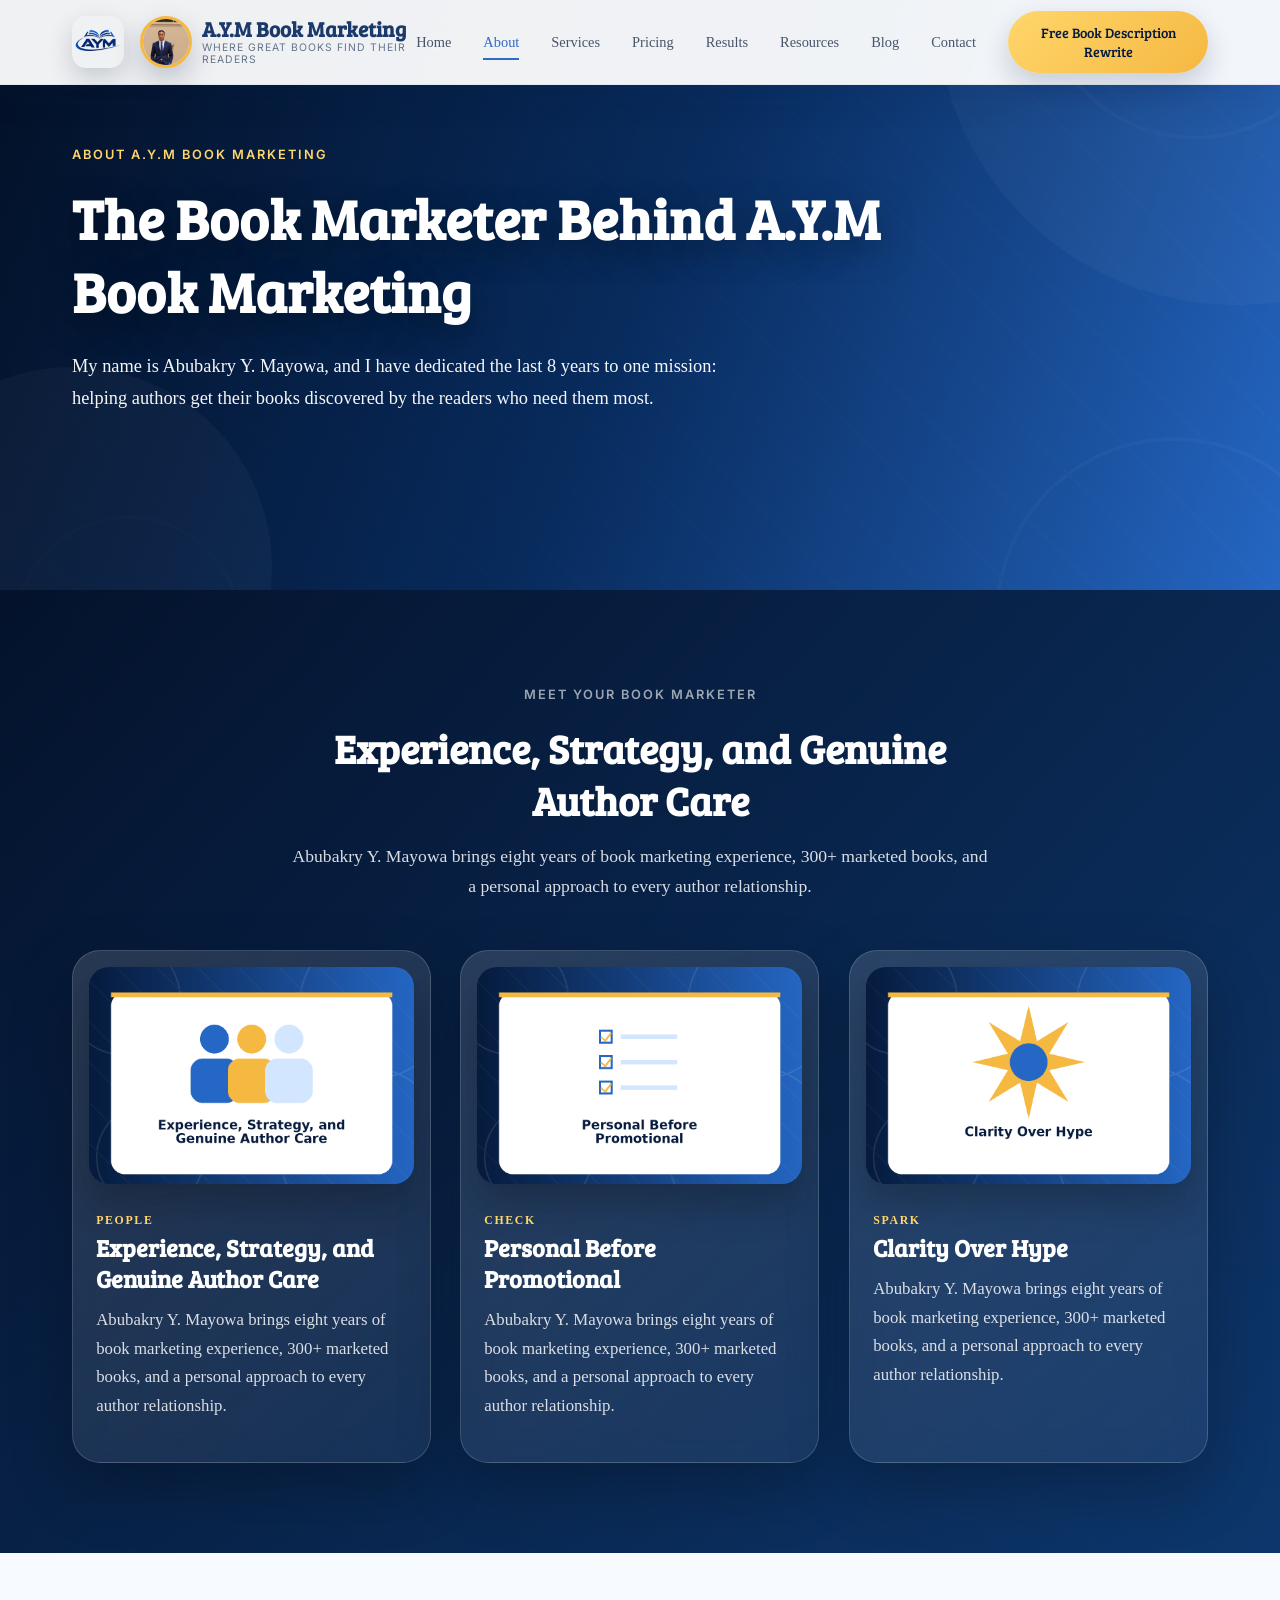
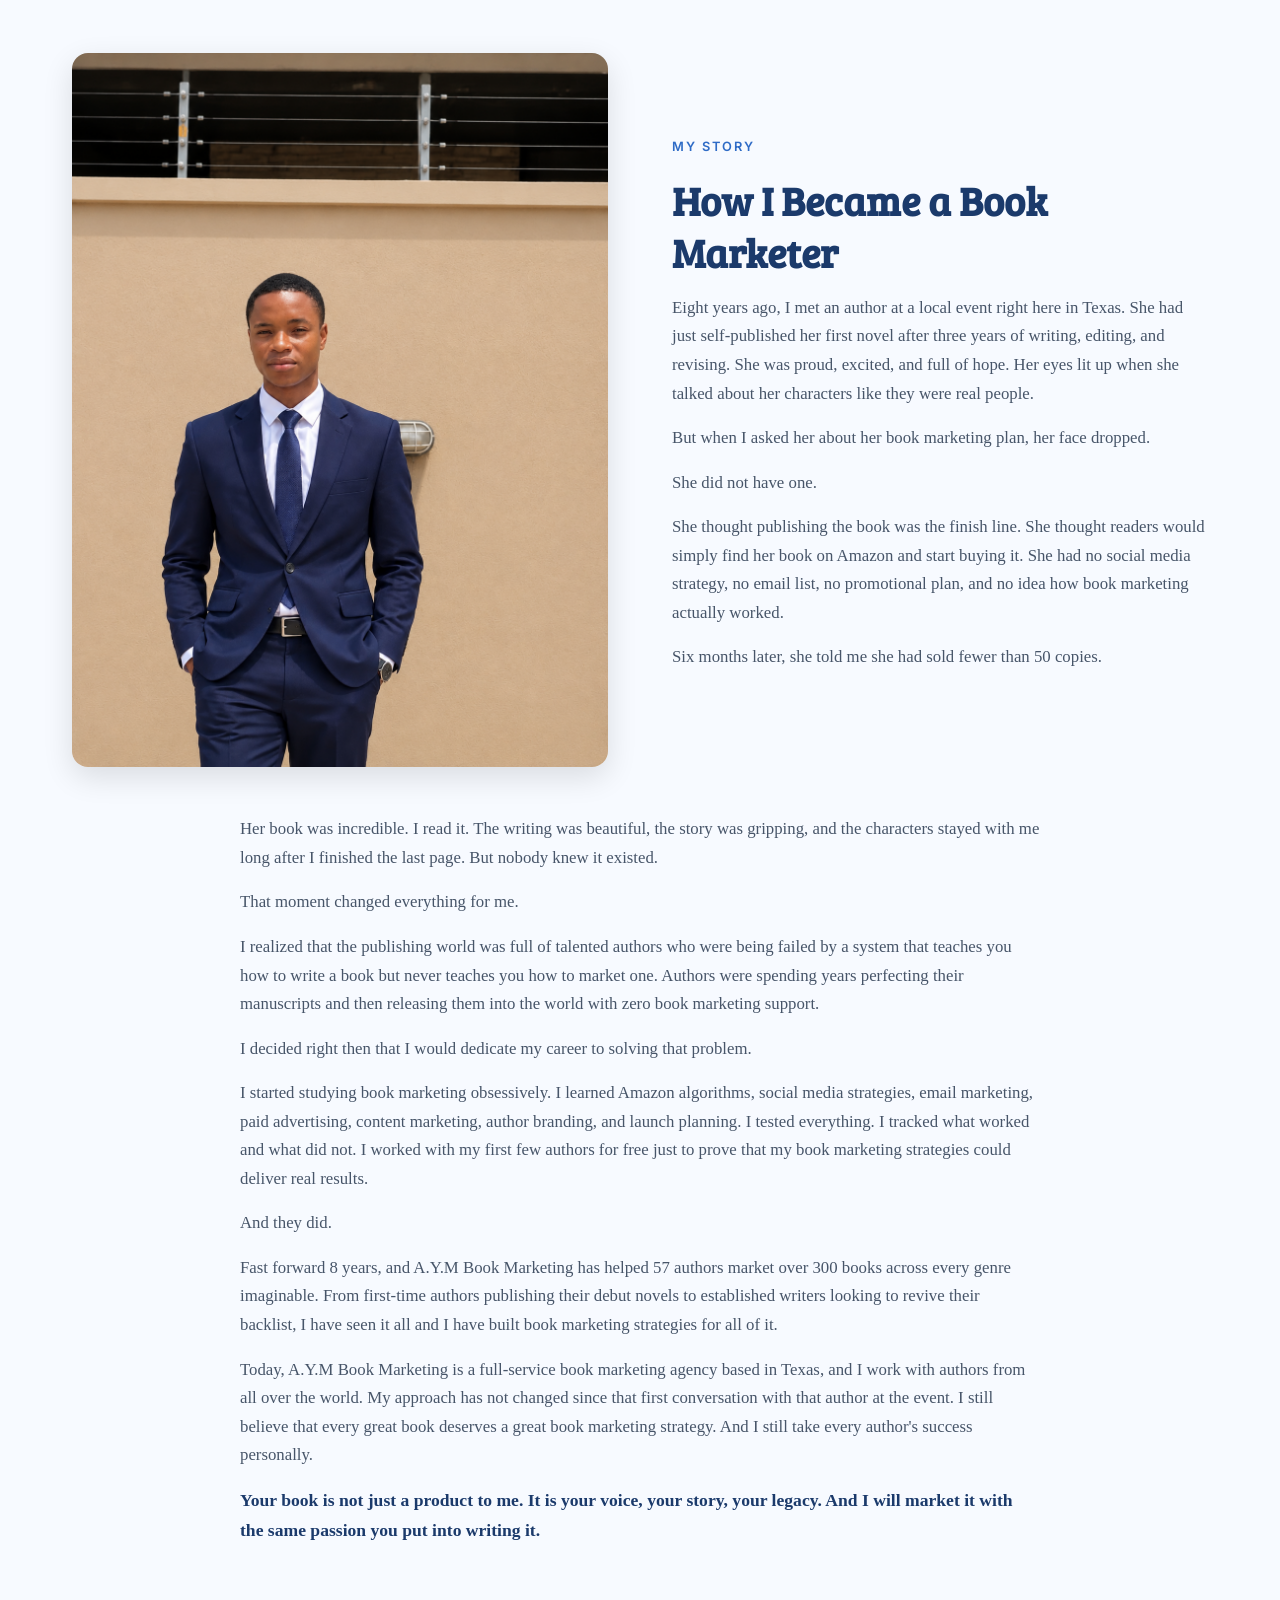
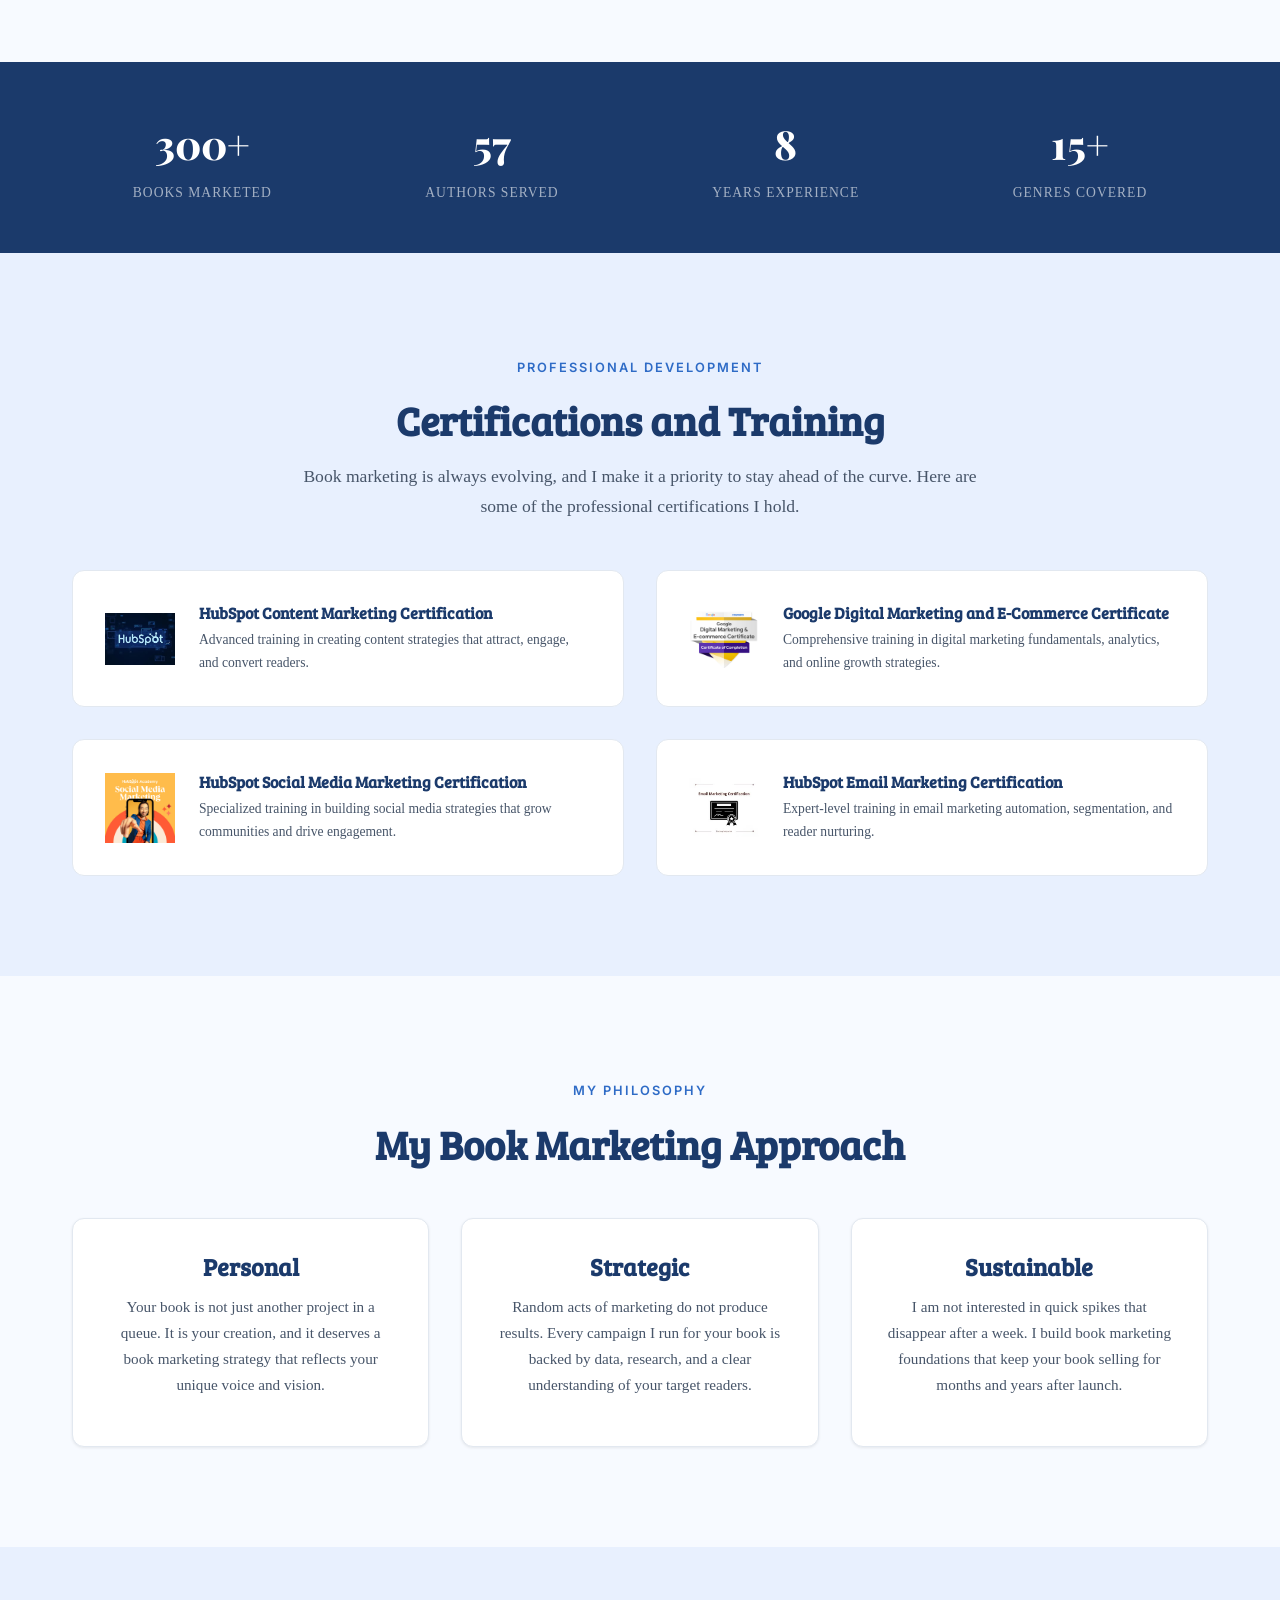
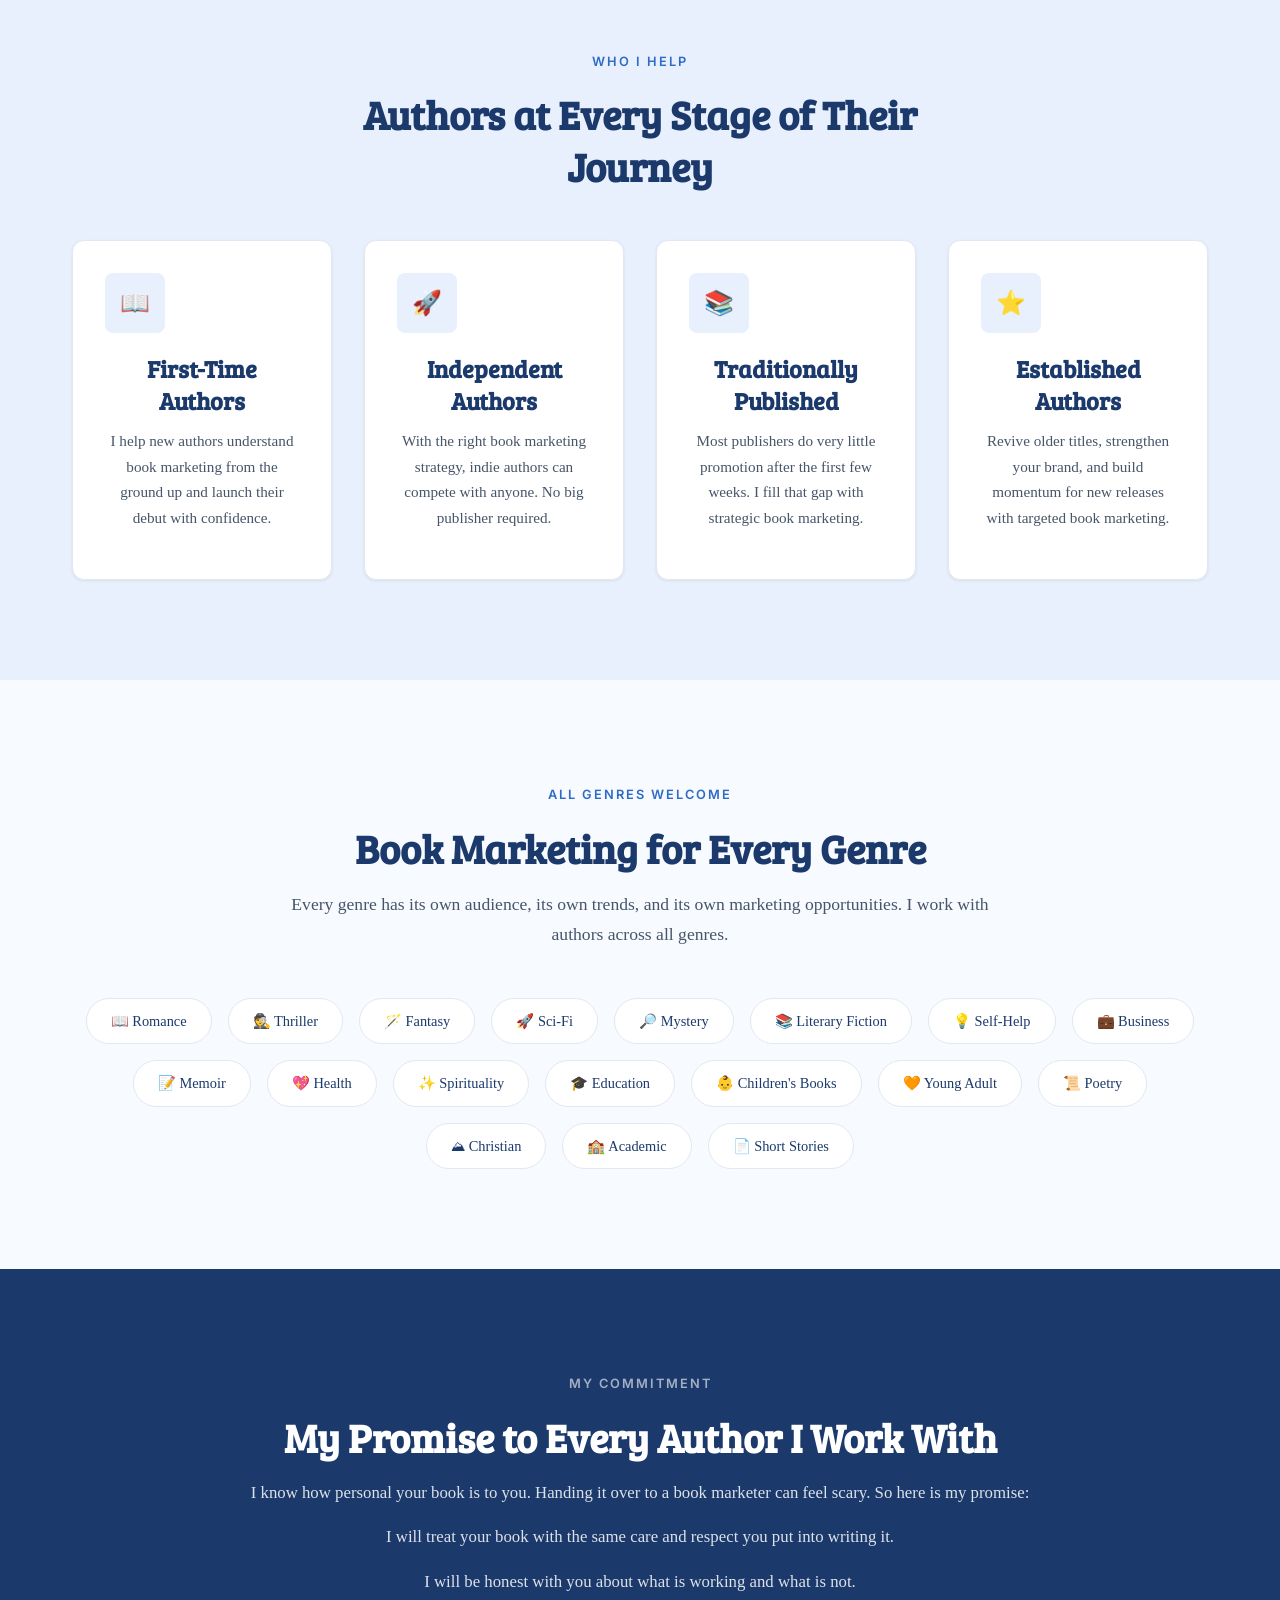
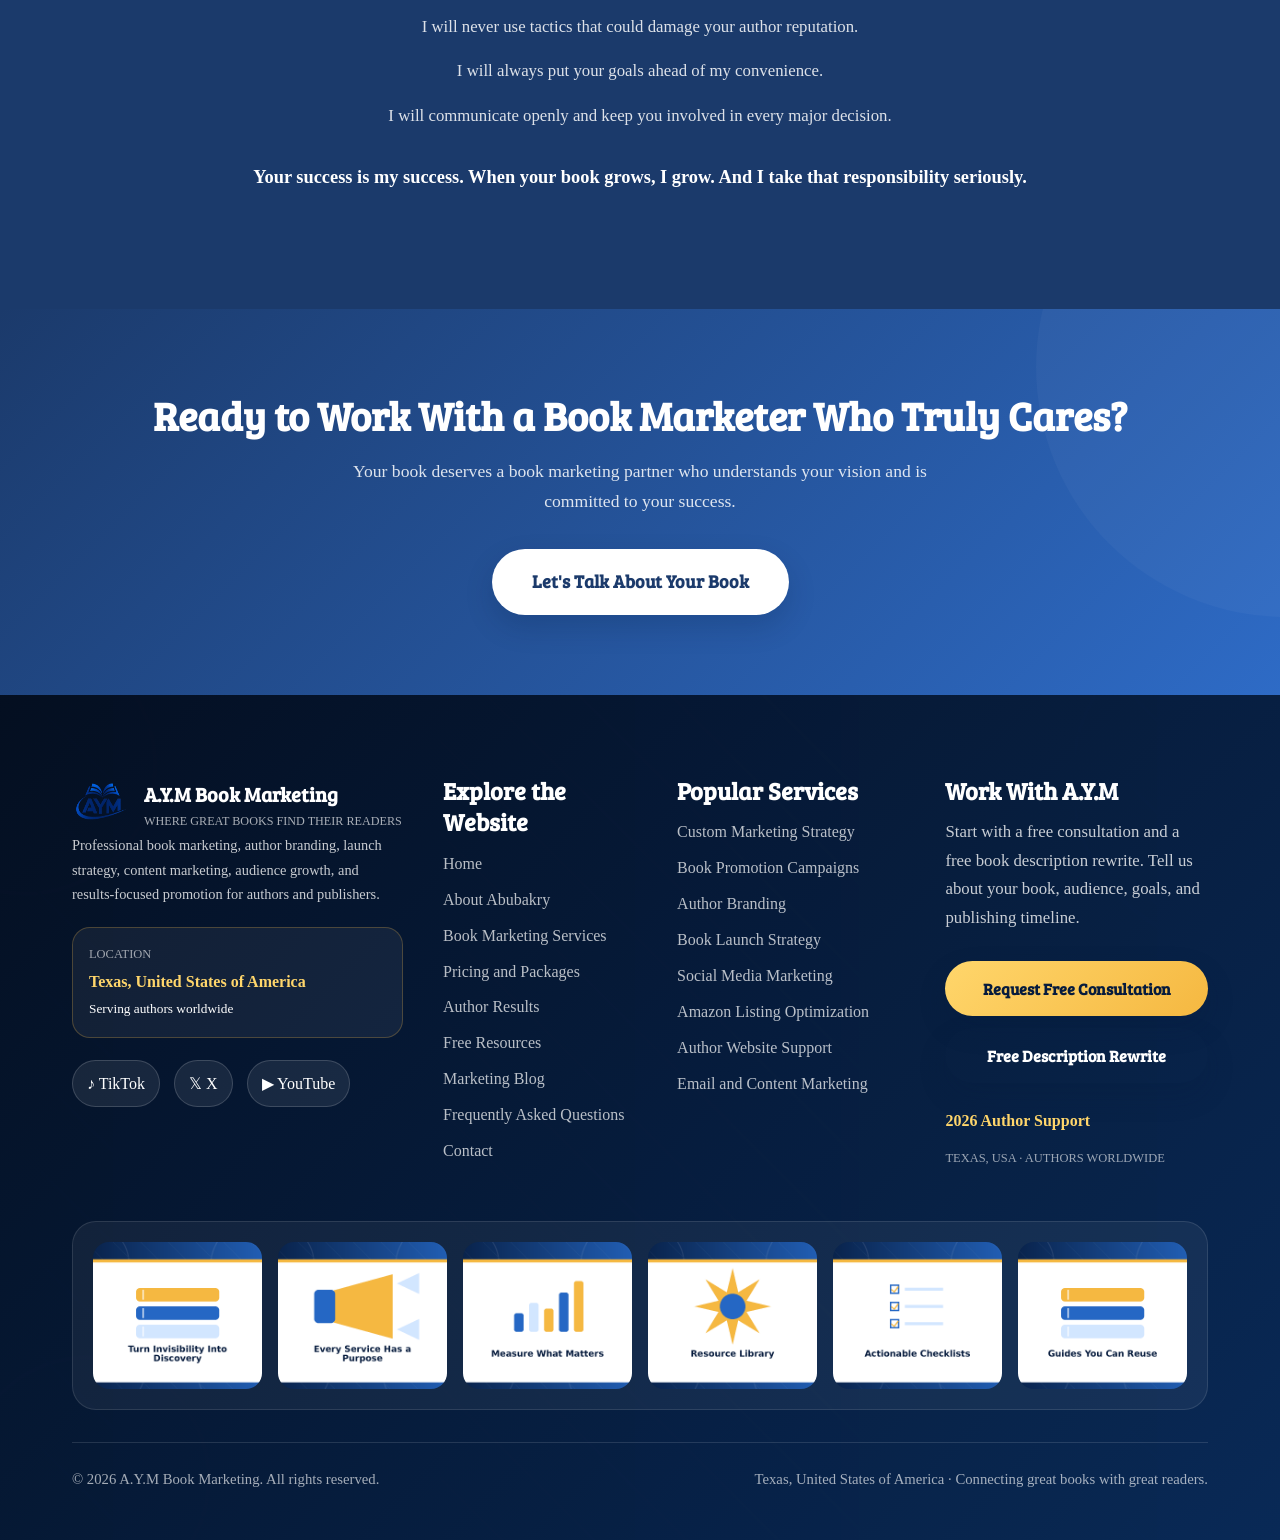
<file: about.html>
<!DOCTYPE html>
<html lang="en">
<head>
    <meta charset="UTF-8">
    <meta name="viewport" content="width=device-width, initial-scale=1.0">
    <meta name="description" content="Learn about Abubakry Y. Mayowa, the book marketer behind A.Y.M Book Marketing. 8 years of experience, 300+ books marketed, 57 authors served. Based in Texas.">
    <meta name="keywords" content="book marketer, about A.Y.M book marketing, Abubakry Y. Mayowa, author marketing expert, book marketing Texas">
    <title>About A.Y.M Book Marketing | Abubakry Y. Mayowa, Professional Book Marketer</title>
    <link rel="stylesheet" href="style.css">
    <link rel="icon" href="favicon.png" type="image/png">
<link rel="preconnect" href="https://fonts.googleapis.com"><link href="https://fonts.googleapis.com/css2?family=Bree+Serif&display=swap" rel="stylesheet"></head>
<body class="aym-2026">

    <!-- HEADER -->
    <header class="header" id="header">
        <div class="container">
            <a href="index.html" class="logo">
                <img class="site-logo" src="logo.png" alt="A.Y.M Book Marketing logo"><img class="header-author-photo" src="author.png" alt="Abubakry Y. Mayowa, professional book marketer">
                <div class="logo-text">
                    A.Y.M Book Marketing
                    <span>Where Great Books Find Their Readers</span>
                </div>
            </a>
            <nav class="nav-links" id="navLinks">
                <a href="index.html">Home</a>
                <a href="about.html" class="active">About</a>
                <a href="services.html">Services</a>
                <a href="pricing.html">Pricing</a>
                <a href="results.html">Results</a>
                <a href="resources.html">Resources</a>
                <a href="blog.html">Blog</a>
                <a href="contact.html">Contact</a>
                <a href="contact.html" class="header-cta">Free Book Description Rewrite</a>
            </nav>
            <button class="mobile-menu-btn" id="mobileMenuBtn" aria-label="Toggle Menu">
                <span></span><span></span><span></span>
            </button>
        </div>
    </header>

    <!-- HERO -->
    <section class="hero hero-inner">
        <div class="container">
            <span class="section-label">About A.Y.M Book Marketing</span>
            <h1>The Book Marketer Behind A.Y.M Book Marketing</h1>
            <p>My name is Abubakry Y. Mayowa, and I have dedicated the last 8 years to one mission: helping authors get their books discovered by the readers who need them most.</p>
        </div>
    </section><section class="page-illustrations section-dark" data-generated="aym-update"><div class="container"><div class="section-header reveal-up"><span class="section-label">Meet Your Book Marketer</span><h2>Experience, Strategy, and Genuine Author Care</h2><p>Abubakry Y. Mayowa brings eight years of book marketing experience, 300+ marketed books, and a personal approach to every author relationship.</p></div><div class="illustration-grid"><article class="illustration-card reveal-up"><div class="illustration-frame"><img src="about.png" alt="Experience, Strategy, and Genuine Author Care illustration" loading="lazy"></div><div class="illustration-copy"><span>People</span><h3>Experience, Strategy, and Genuine Author Care</h3><p>Abubakry Y. Mayowa brings eight years of book marketing experience, 300+ marketed books, and a personal approach to every author relationship.</p></div></article><article class="illustration-card reveal-up"><div class="illustration-frame"><img src="approach.png" alt="Personal Before Promotional illustration" loading="lazy"></div><div class="illustration-copy"><span>Check</span><h3>Personal Before Promotional</h3><p>Abubakry Y. Mayowa brings eight years of book marketing experience, 300+ marketed books, and a personal approach to every author relationship.</p></div></article><article class="illustration-card reveal-up"><div class="illustration-frame"><img src="promise.png" alt="Clarity Over Hype illustration" loading="lazy"></div><div class="illustration-copy"><span>Spark</span><h3>Clarity Over Hype</h3><p>Abubakry Y. Mayowa brings eight years of book marketing experience, 300+ marketed books, and a personal approach to every author relationship.</p></div></article></div></div></section>

    <!-- ABOUT PHOTO + STORY -->
    <section class="section">
        <div class="container">
            <div class="grid-2" style="align-items: center; gap: 4rem;">
                <div>
                    <img src="about-photo.png" alt="Abubakry Y. Mayowa, Professional Book Marketer" style="border-radius: var(--radius-lg); box-shadow: var(--shadow-lg);">
                </div>
                <div>
                    <span class="section-label">My Story</span>
                    <h2>How I Became a Book Marketer</h2>
                    <p>Eight years ago, I met an author at a local event right here in Texas. She had just self-published her first novel after three years of writing, editing, and revising. She was proud, excited, and full of hope. Her eyes lit up when she talked about her characters like they were real people.</p>
                    <p>But when I asked her about her book marketing plan, her face dropped.</p>
                    <p>She did not have one.</p>
                    <p>She thought publishing the book was the finish line. She thought readers would simply find her book on Amazon and start buying it. She had no social media strategy, no email list, no promotional plan, and no idea how book marketing actually worked.</p>
                    <p>Six months later, she told me she had sold fewer than 50 copies.</p>
                </div>
            </div>
            <div style="max-width: 800px; margin: 3rem auto 0;">
                <p>Her book was incredible. I read it. The writing was beautiful, the story was gripping, and the characters stayed with me long after I finished the last page. But nobody knew it existed.</p>
                <p>That moment changed everything for me.</p>
                <p>I realized that the publishing world was full of talented authors who were being failed by a system that teaches you how to write a book but never teaches you how to market one. Authors were spending years perfecting their manuscripts and then releasing them into the world with zero book marketing support.</p>
                <p>I decided right then that I would dedicate my career to solving that problem.</p>
                <p>I started studying book marketing obsessively. I learned Amazon algorithms, social media strategies, email marketing, paid advertising, content marketing, author branding, and launch planning. I tested everything. I tracked what worked and what did not. I worked with my first few authors for free just to prove that my book marketing strategies could deliver real results.</p>
                <p>And they did.</p>
                <p>Fast forward 8 years, and A.Y.M Book Marketing has helped 57 authors market over 300 books across every genre imaginable. From first-time authors publishing their debut novels to established writers looking to revive their backlist, I have seen it all and I have built book marketing strategies for all of it.</p>
                <p>Today, A.Y.M Book Marketing is a full-service book marketing agency based in Texas, and I work with authors from all over the world. My approach has not changed since that first conversation with that author at the event. I still believe that every great book deserves a great book marketing strategy. And I still take every author's success personally.</p>
                <p style="color: var(--deep-blue); font-weight: 600; font-size: 1.1rem;">Your book is not just a product to me. It is your voice, your story, your legacy. And I will market it with the same passion you put into writing it.</p>
            </div>
        </div>
    </section>

    <!-- STATS BAR -->
    <div class="stats-bar">
        <div class="container">
            <div class="stats-bar-item">
                <span class="stat-number">300+</span>
                <span class="stat-label">Books Marketed</span>
            </div>
            <div class="stats-bar-item">
                <span class="stat-number">57</span>
                <span class="stat-label">Authors Served</span>
            </div>
            <div class="stats-bar-item">
                <span class="stat-number">8</span>
                <span class="stat-label">Years Experience</span>
            </div>
            <div class="stats-bar-item">
                <span class="stat-number">15+</span>
                <span class="stat-label">Genres Covered</span>
            </div>
        </div>
    </div>

    <!-- CERTIFICATIONS -->
    <section class="section section-blue">
        <div class="container">
            <div class="section-header">
                <span class="section-label">Professional Development</span>
                <h2>Certifications and Training</h2>
                <p>Book marketing is always evolving, and I make it a priority to stay ahead of the curve. Here are some of the professional certifications I hold.</p>
            </div>
            <div class="grid-2">
                <div class="certificate-card">
                    <img src="certificate-1.png" alt="HubSpot Content Marketing Certification">
                    <div>
                        <h4>HubSpot Content Marketing Certification</h4>
                        <p>Advanced training in creating content strategies that attract, engage, and convert readers.</p>
                    </div>
                </div>
                <div class="certificate-card">
                    <img src="certificate-2.png" alt="Google Digital Marketing Certificate">
                    <div>
                        <h4>Google Digital Marketing and E-Commerce Certificate</h4>
                        <p>Comprehensive training in digital marketing fundamentals, analytics, and online growth strategies.</p>
                    </div>
                </div>
                <div class="certificate-card">
                    <img src="certificate-3.png" alt="HubSpot Social Media Marketing Certification">
                    <div>
                        <h4>HubSpot Social Media Marketing Certification</h4>
                        <p>Specialized training in building social media strategies that grow communities and drive engagement.</p>
                    </div>
                </div>
                <div class="certificate-card">
                    <img src="certificate-4.png" alt="HubSpot Email Marketing Certification">
                    <div>
                        <h4>HubSpot Email Marketing Certification</h4>
                        <p>Expert-level training in email marketing automation, segmentation, and reader nurturing.</p>
                    </div>
                </div>
            </div>
        </div>
    </section>

    <!-- MY APPROACH -->
    <section class="section">
        <div class="container">
            <div class="section-header">
                <span class="section-label">My Philosophy</span>
                <h2>My Book Marketing Approach</h2>
            </div>
            <div class="grid-3">
                <div class="card" style="text-align: center;">
                    <h3>Personal</h3>
                    <p>Your book is not just another project in a queue. It is your creation, and it deserves a book marketing strategy that reflects your unique voice and vision.</p>
                </div>
                <div class="card" style="text-align: center;">
                    <h3>Strategic</h3>
                    <p>Random acts of marketing do not produce results. Every campaign I run for your book is backed by data, research, and a clear understanding of your target readers.</p>
                </div>
                <div class="card" style="text-align: center;">
                    <h3>Sustainable</h3>
                    <p>I am not interested in quick spikes that disappear after a week. I build book marketing foundations that keep your book selling for months and years after launch.</p>
                </div>
            </div>
        </div>
    </section>

    <!-- WHO I WORK WITH -->
    <section class="section section-blue">
        <div class="container">
            <div class="section-header">
                <span class="section-label">Who I Help</span>
                <h2>Authors at Every Stage of Their Journey</h2>
            </div>
            <div class="grid-4">
                <div class="card" style="text-align: center;">
                    <div class="card-icon">&#128214;</div>
                    <h3>First-Time Authors</h3>
                    <p>I help new authors understand book marketing from the ground up and launch their debut with confidence.</p>
                </div>
                <div class="card" style="text-align: center;">
                    <div class="card-icon">&#128640;</div>
                    <h3>Independent Authors</h3>
                    <p>With the right book marketing strategy, indie authors can compete with anyone. No big publisher required.</p>
                </div>
                <div class="card" style="text-align: center;">
                    <div class="card-icon">&#128218;</div>
                    <h3>Traditionally Published</h3>
                    <p>Most publishers do very little promotion after the first few weeks. I fill that gap with strategic book marketing.</p>
                </div>
                <div class="card" style="text-align: center;">
                    <div class="card-icon">&#11088;</div>
                    <h3>Established Authors</h3>
                    <p>Revive older titles, strengthen your brand, and build momentum for new releases with targeted book marketing.</p>
                </div>
            </div>
        </div>
    </section>

    <!-- GENRES -->
    <section class="section">
        <div class="container">
            <div class="section-header">
                <span class="section-label">All Genres Welcome</span>
                <h2>Book Marketing for Every Genre</h2>
                <p>Every genre has its own audience, its own trends, and its own marketing opportunities. I work with authors across all genres.</p>
            </div>
            <div class="genre-tags">
                <span class="genre-tag">&#128214; Romance</span>
                <span class="genre-tag">&#128373; Thriller</span>
                <span class="genre-tag">&#129668; Fantasy</span>
                <span class="genre-tag">&#128640; Sci-Fi</span>
                <span class="genre-tag">&#128270; Mystery</span>
                <span class="genre-tag">&#128218; Literary Fiction</span>
                <span class="genre-tag">&#128161; Self-Help</span>
                <span class="genre-tag">&#128188; Business</span>
                <span class="genre-tag">&#128221; Memoir</span>
                <span class="genre-tag">&#128150; Health</span>
                <span class="genre-tag">&#10024; Spirituality</span>
                <span class="genre-tag">&#127891; Education</span>
                <span class="genre-tag">&#128118; Children's Books</span>
                <span class="genre-tag">&#129505; Young Adult</span>
                <span class="genre-tag">&#128220; Poetry</span>
                <span class="genre-tag">&#9968; Christian</span>
                <span class="genre-tag">&#127979; Academic</span>
                <span class="genre-tag">&#128196; Short Stories</span>
            </div>
        </div>
    </section>

    <!-- MY PROMISE -->
    <section class="section section-dark">
        <div class="container">
            <div style="max-width: 800px; margin: 0 auto; text-align: center;">
                <span class="section-label">My Commitment</span>
                <h2>My Promise to Every Author I Work With</h2>
                <p>I know how personal your book is to you. Handing it over to a book marketer can feel scary. So here is my promise:</p>
                <p>I will treat your book with the same care and respect you put into writing it.</p>
                <p>I will be honest with you about what is working and what is not.</p>
                <p>I will never use tactics that could damage your author reputation.</p>
                <p>I will always put your goals ahead of my convenience.</p>
                <p>I will communicate openly and keep you involved in every major decision.</p>
                <p style="color: white; font-weight: 600; font-size: 1.15rem; margin-top: 2rem;">Your success is my success. When your book grows, I grow. And I take that responsibility seriously.</p>
            </div>
        </div>
    </section>

    <!-- CTA -->
    <section class="cta-section">
        <div class="container">
            <h2>Ready to Work With a Book Marketer Who Truly Cares?</h2>
            <p>Your book deserves a book marketing partner who understands your vision and is committed to your success.</p>
            <a href="contact.html" class="btn btn-white btn-lg">Let's Talk About Your Book</a>
        </div>
    </section>

    <!-- FOOTER -->
    <footer class="site-footer"><div class="container"><div class="footer-grid"><div class="footer-brand"><a href="index.html" class="footer-logo"><img src="logo.png" alt="A.Y.M Book Marketing logo"><span><strong>A.Y.M Book Marketing</strong><small>Where Great Books Find Their Readers</small></span></a><p>Professional book marketing, author branding, launch strategy, content marketing, audience growth, and results-focused promotion for authors and publishers.</p><div class="footer-location"><span>Location</span><strong>Texas, United States of America</strong><small>Serving authors worldwide</small></div><div class="footer-social"><a class="social-pill" href="https://tiktok.com/@abubakryymayowa" target="_blank" rel="noopener">♪ TikTok</a><a class="social-pill" href="https://x.com/abubakrymayowa" target="_blank" rel="noopener">𝕏 X</a><a class="social-pill" href="https://youtube.com/@abubakrymayowa" target="_blank" rel="noopener">▶ YouTube</a></div></div><div class="footer-column"><h3>Explore the Website</h3><a href="index.html">Home</a><a href="about.html">About Abubakry</a><a href="services.html">Book Marketing Services</a><a href="pricing.html">Pricing and Packages</a><a href="results.html">Author Results</a><a href="resources.html">Free Resources</a><a href="blog.html">Marketing Blog</a><a href="faq.html">Frequently Asked Questions</a><a href="contact.html">Contact</a></div><div class="footer-column"><h3>Popular Services</h3><a href="services.html">Custom Marketing Strategy</a><a href="services.html">Book Promotion Campaigns</a><a href="services.html">Author Branding</a><a href="services.html">Book Launch Strategy</a><a href="services.html">Social Media Marketing</a><a href="services.html">Amazon Listing Optimization</a><a href="services.html">Author Website Support</a><a href="services.html">Email and Content Marketing</a></div><div class="footer-column footer-contact"><h3>Work With A.Y.M</h3><p>Start with a free consultation and a free book description rewrite. Tell us about your book, audience, goals, and publishing timeline.</p><a class="btn btn-gold btn-footer" href="contact.html">Request Free Consultation</a><a class="btn btn-outline-light btn-footer" href="contact.html">Free Description Rewrite</a><div class="footer-note"><strong>2026 Author Support</strong><span>Texas, USA · Authors worldwide</span></div></div></div><div class="footer-gallery"><img src="home-books.png" alt="Turn Invisibility Into Discovery" loading="lazy"><img src="service.png" alt="Every Service Has a Purpose" loading="lazy"><img src="results.png" alt="Measure What Matters" loading="lazy"><img src="resources.png" alt="Resource Library" loading="lazy"><img src="checklist.png" alt="Actionable Checklists" loading="lazy"><img src="guide.png" alt="Guides You Can Reuse" loading="lazy"></div><div class="footer-bottom"><p>© 2026 A.Y.M Book Marketing. All rights reserved.</p><p>Texas, United States of America · Connecting great books with great readers.</p></div></div></footer>

    <button class="back-to-top" id="backToTop" aria-label="Back to top">&#8593;</button>

    <script>
        const mobileMenuBtn = document.getElementById('mobileMenuBtn');
        const navLinks = document.getElementById('navLinks');
        mobileMenuBtn.addEventListener('click', () => { navLinks.classList.toggle('active'); });
        const header = document.getElementById('header');
        window.addEventListener('scroll', () => { header.classList.toggle('scrolled', window.scrollY > 50); });
        const backToTop = document.getElementById('backToTop');
        window.addEventListener('scroll', () => { backToTop.classList.toggle('visible', window.scrollY > 500); });
        backToTop.addEventListener('click', () => { window.scrollTo({ top: 0, behavior: 'smooth' }); });
    </script>

</body>
</html>
</file>
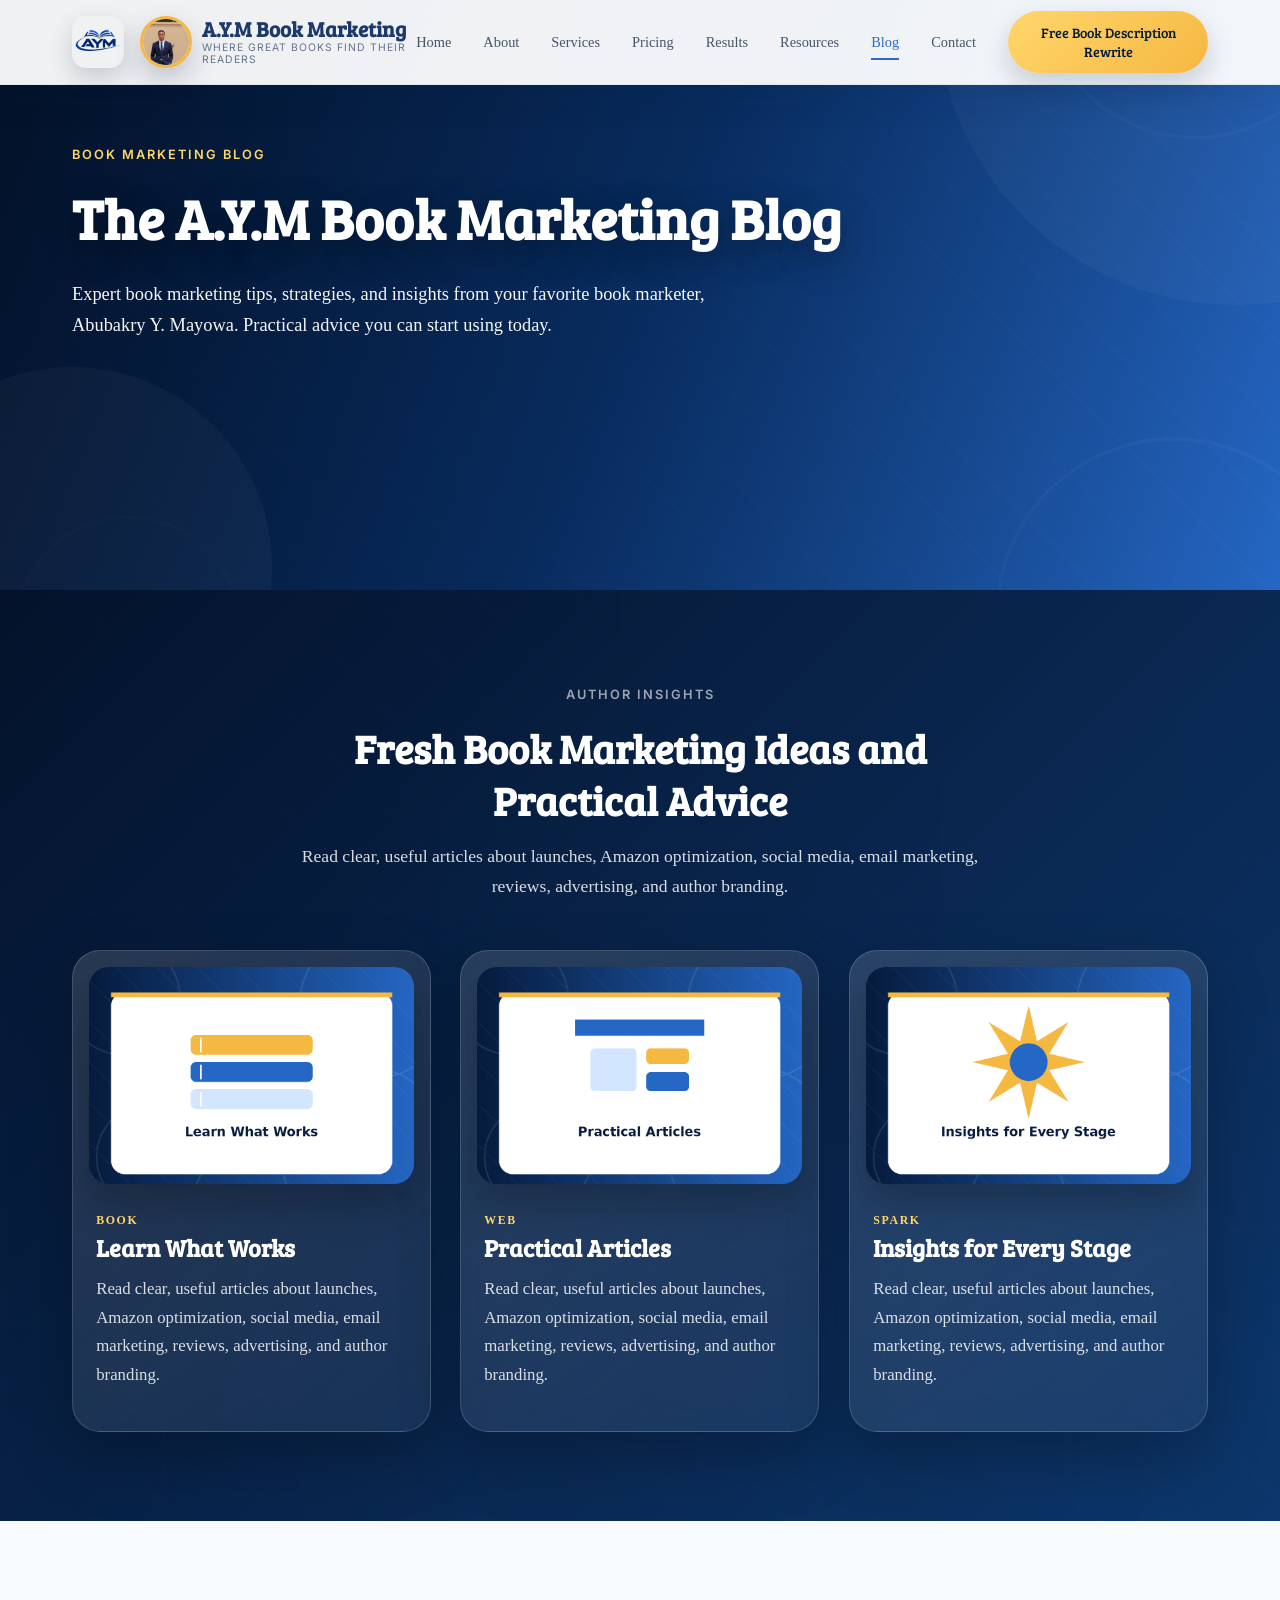
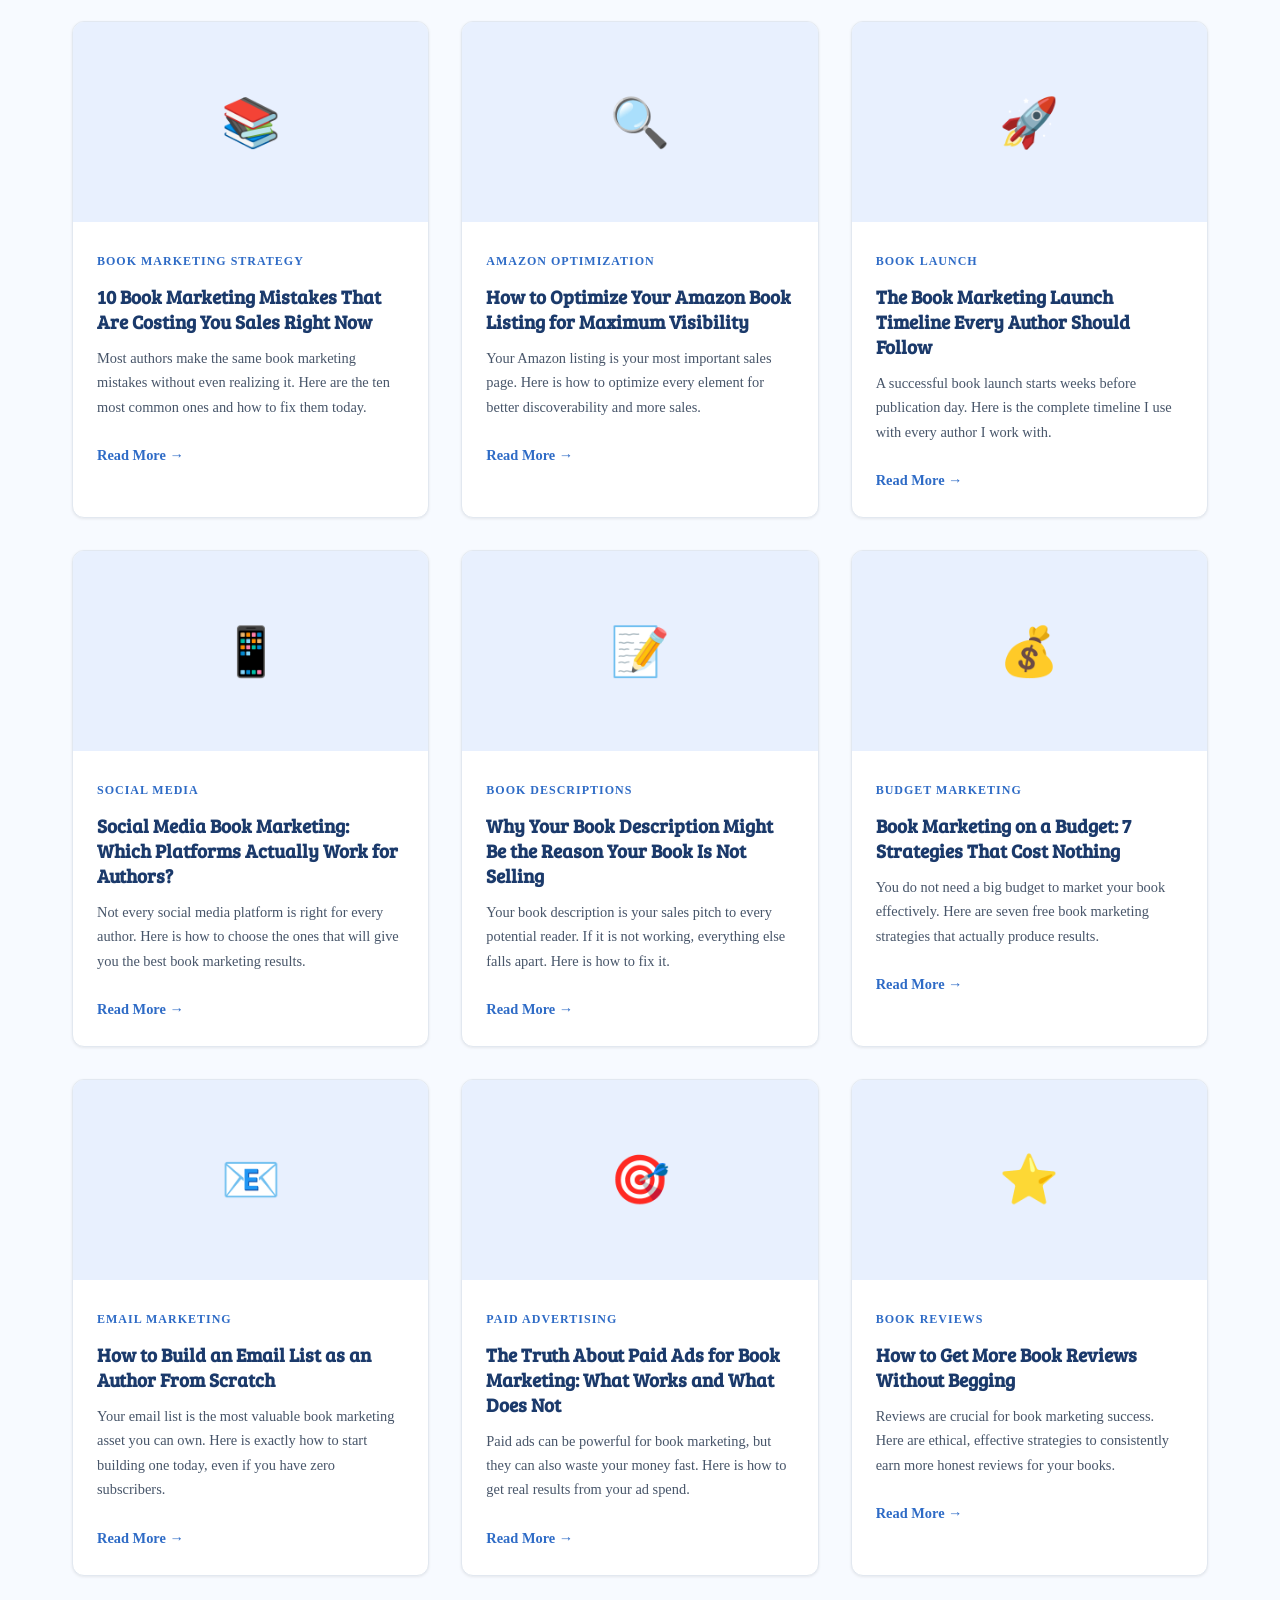
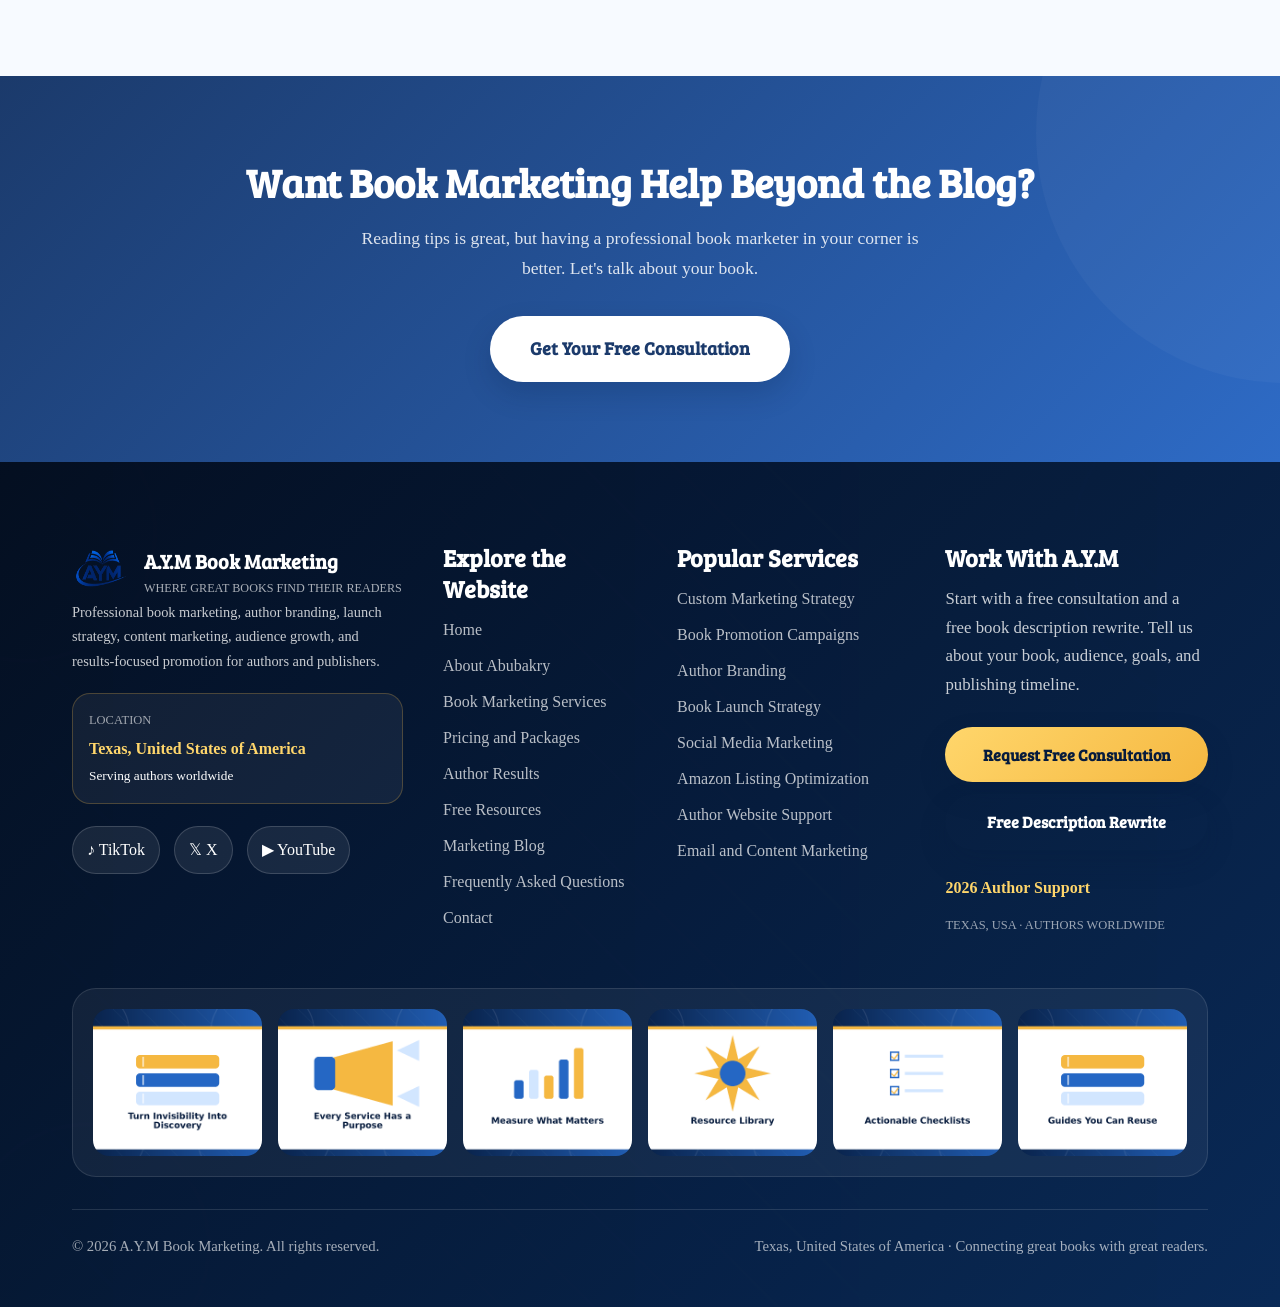
<file: blog.html>
<!DOCTYPE html>
<html lang="en">
<head>
    <meta charset="UTF-8">
    <meta name="viewport" content="width=device-width, initial-scale=1.0">
    <meta name="description" content="Read the latest book marketing tips, strategies, and insights from A.Y.M Book Marketing. Practical advice for authors at every stage.">
    <meta name="keywords" content="book marketing blog, book marketing tips, author marketing advice, book promotion strategies, book marketing guide">
    <title>Book Marketing Blog | Tips and Strategies from A.Y.M Book Marketing</title>
    <link rel="stylesheet" href="style.css">
    <link rel="icon" href="favicon.png" type="image/png">
<link rel="preconnect" href="https://fonts.googleapis.com"><link href="https://fonts.googleapis.com/css2?family=Bree+Serif&display=swap" rel="stylesheet"></head>
<body class="aym-2026">

    <!-- HEADER -->
    <header class="header" id="header">
        <div class="container">
            <a href="index.html" class="logo"><img class="site-logo" src="logo.png" alt="A.Y.M Book Marketing logo"><img class="header-author-photo" src="author.png" alt="Abubakry Y. Mayowa, professional book marketer"><div class="logo-text">A.Y.M Book Marketing<span>Where Great Books Find Their Readers</span></div></a>
            <nav class="nav-links" id="navLinks">
                <a href="index.html">Home</a><a href="about.html">About</a><a href="services.html">Services</a><a href="pricing.html">Pricing</a><a href="results.html">Results</a><a href="resources.html">Resources</a><a href="blog.html" class="active">Blog</a><a href="contact.html">Contact</a>
                <a href="contact.html" class="header-cta">Free Book Description Rewrite</a>
            </nav>
            <button class="mobile-menu-btn" id="mobileMenuBtn" aria-label="Toggle Menu"><span></span><span></span><span></span></button>
        </div>
    </header>

    <!-- HERO -->
    <section class="hero hero-inner">
        <div class="container">
            <span class="section-label">Book Marketing Blog</span>
            <h1>The A.Y.M Book Marketing Blog</h1>
            <p>Expert book marketing tips, strategies, and insights from your favorite book marketer, Abubakry Y. Mayowa. Practical advice you can start using today.</p>
        </div>
    </section><section class="page-illustrations section-dark" data-generated="aym-update"><div class="container"><div class="section-header reveal-up"><span class="section-label">Author Insights</span><h2>Fresh Book Marketing Ideas and Practical Advice</h2><p>Read clear, useful articles about launches, Amazon optimization, social media, email marketing, reviews, advertising, and author branding.</p></div><div class="illustration-grid"><article class="illustration-card reveal-up"><div class="illustration-frame"><img src="blog.png" alt="Learn What Works illustration" loading="lazy"></div><div class="illustration-copy"><span>Book</span><h3>Learn What Works</h3><p>Read clear, useful articles about launches, Amazon optimization, social media, email marketing, reviews, advertising, and author branding.</p></div></article><article class="illustration-card reveal-up"><div class="illustration-frame"><img src="article.png" alt="Practical Articles illustration" loading="lazy"></div><div class="illustration-copy"><span>Web</span><h3>Practical Articles</h3><p>Read clear, useful articles about launches, Amazon optimization, social media, email marketing, reviews, advertising, and author branding.</p></div></article><article class="illustration-card reveal-up"><div class="illustration-frame"><img src="insights.png" alt="Insights for Every Stage illustration" loading="lazy"></div><div class="illustration-copy"><span>Spark</span><h3>Insights for Every Stage</h3><p>Read clear, useful articles about launches, Amazon optimization, social media, email marketing, reviews, advertising, and author branding.</p></div></article></div></div></section>

    <!-- BLOG POSTS -->
    <section class="section">
        <div class="container">
            <div class="grid-3">
                <div class="blog-card">
                    <div class="blog-card-image">&#128218;</div>
                    <div class="blog-card-content">
                        <span class="blog-tag">Book Marketing Strategy</span>
                        <h3><a href="#">10 Book Marketing Mistakes That Are Costing You Sales Right Now</a></h3>
                        <p>Most authors make the same book marketing mistakes without even realizing it. Here are the ten most common ones and how to fix them today.</p>
                        <a href="#" class="read-more">Read More &rarr;</a>
                    </div>
                </div>
                <div class="blog-card">
                    <div class="blog-card-image">&#128269;</div>
                    <div class="blog-card-content">
                        <span class="blog-tag">Amazon Optimization</span>
                        <h3><a href="#">How to Optimize Your Amazon Book Listing for Maximum Visibility</a></h3>
                        <p>Your Amazon listing is your most important sales page. Here is how to optimize every element for better discoverability and more sales.</p>
                        <a href="#" class="read-more">Read More &rarr;</a>
                    </div>
                </div>
                <div class="blog-card">
                    <div class="blog-card-image">&#128640;</div>
                    <div class="blog-card-content">
                        <span class="blog-tag">Book Launch</span>
                        <h3><a href="#">The Book Marketing Launch Timeline Every Author Should Follow</a></h3>
                        <p>A successful book launch starts weeks before publication day. Here is the complete timeline I use with every author I work with.</p>
                        <a href="#" class="read-more">Read More &rarr;</a>
                    </div>
                </div>
                <div class="blog-card">
                    <div class="blog-card-image">&#128241;</div>
                    <div class="blog-card-content">
                        <span class="blog-tag">Social Media</span>
                        <h3><a href="#">Social Media Book Marketing: Which Platforms Actually Work for Authors?</a></h3>
                        <p>Not every social media platform is right for every author. Here is how to choose the ones that will give you the best book marketing results.</p>
                        <a href="#" class="read-more">Read More &rarr;</a>
                    </div>
                </div>
                <div class="blog-card">
                    <div class="blog-card-image">&#128221;</div>
                    <div class="blog-card-content">
                        <span class="blog-tag">Book Descriptions</span>
                        <h3><a href="#">Why Your Book Description Might Be the Reason Your Book Is Not Selling</a></h3>
                        <p>Your book description is your sales pitch to every potential reader. If it is not working, everything else falls apart. Here is how to fix it.</p>
                        <a href="#" class="read-more">Read More &rarr;</a>
                    </div>
                </div>
                <div class="blog-card">
                    <div class="blog-card-image">&#128176;</div>
                    <div class="blog-card-content">
                        <span class="blog-tag">Budget Marketing</span>
                        <h3><a href="#">Book Marketing on a Budget: 7 Strategies That Cost Nothing</a></h3>
                        <p>You do not need a big budget to market your book effectively. Here are seven free book marketing strategies that actually produce results.</p>
                        <a href="#" class="read-more">Read More &rarr;</a>
                    </div>
                </div>
                <div class="blog-card">
                    <div class="blog-card-image">&#128231;</div>
                    <div class="blog-card-content">
                        <span class="blog-tag">Email Marketing</span>
                        <h3><a href="#">How to Build an Email List as an Author From Scratch</a></h3>
                        <p>Your email list is the most valuable book marketing asset you can own. Here is exactly how to start building one today, even if you have zero subscribers.</p>
                        <a href="#" class="read-more">Read More &rarr;</a>
                    </div>
                </div>
                <div class="blog-card">
                    <div class="blog-card-image">&#127919;</div>
                    <div class="blog-card-content">
                        <span class="blog-tag">Paid Advertising</span>
                        <h3><a href="#">The Truth About Paid Ads for Book Marketing: What Works and What Does Not</a></h3>
                        <p>Paid ads can be powerful for book marketing, but they can also waste your money fast. Here is how to get real results from your ad spend.</p>
                        <a href="#" class="read-more">Read More &rarr;</a>
                    </div>
                </div>
                <div class="blog-card">
                    <div class="blog-card-image">&#11088;</div>
                    <div class="blog-card-content">
                        <span class="blog-tag">Book Reviews</span>
                        <h3><a href="#">How to Get More Book Reviews Without Begging</a></h3>
                        <p>Reviews are crucial for book marketing success. Here are ethical, effective strategies to consistently earn more honest reviews for your books.</p>
                        <a href="#" class="read-more">Read More &rarr;</a>
                    </div>
                </div>
            </div>
        </div>
    </section>

    <!-- CTA -->
    <section class="cta-section">
        <div class="container">
            <h2>Want Book Marketing Help Beyond the Blog?</h2>
            <p>Reading tips is great, but having a professional book marketer in your corner is better. Let's talk about your book.</p>
            <a href="contact.html" class="btn btn-white btn-lg">Get Your Free Consultation</a>
        </div>
    </section>

    <!-- FOOTER -->
    <footer class="site-footer"><div class="container"><div class="footer-grid"><div class="footer-brand"><a href="index.html" class="footer-logo"><img src="logo.png" alt="A.Y.M Book Marketing logo"><span><strong>A.Y.M Book Marketing</strong><small>Where Great Books Find Their Readers</small></span></a><p>Professional book marketing, author branding, launch strategy, content marketing, audience growth, and results-focused promotion for authors and publishers.</p><div class="footer-location"><span>Location</span><strong>Texas, United States of America</strong><small>Serving authors worldwide</small></div><div class="footer-social"><a class="social-pill" href="https://tiktok.com/@abubakryymayowa" target="_blank" rel="noopener">♪ TikTok</a><a class="social-pill" href="https://x.com/abubakrymayowa" target="_blank" rel="noopener">𝕏 X</a><a class="social-pill" href="https://youtube.com/@abubakrymayowa" target="_blank" rel="noopener">▶ YouTube</a></div></div><div class="footer-column"><h3>Explore the Website</h3><a href="index.html">Home</a><a href="about.html">About Abubakry</a><a href="services.html">Book Marketing Services</a><a href="pricing.html">Pricing and Packages</a><a href="results.html">Author Results</a><a href="resources.html">Free Resources</a><a href="blog.html">Marketing Blog</a><a href="faq.html">Frequently Asked Questions</a><a href="contact.html">Contact</a></div><div class="footer-column"><h3>Popular Services</h3><a href="services.html">Custom Marketing Strategy</a><a href="services.html">Book Promotion Campaigns</a><a href="services.html">Author Branding</a><a href="services.html">Book Launch Strategy</a><a href="services.html">Social Media Marketing</a><a href="services.html">Amazon Listing Optimization</a><a href="services.html">Author Website Support</a><a href="services.html">Email and Content Marketing</a></div><div class="footer-column footer-contact"><h3>Work With A.Y.M</h3><p>Start with a free consultation and a free book description rewrite. Tell us about your book, audience, goals, and publishing timeline.</p><a class="btn btn-gold btn-footer" href="contact.html">Request Free Consultation</a><a class="btn btn-outline-light btn-footer" href="contact.html">Free Description Rewrite</a><div class="footer-note"><strong>2026 Author Support</strong><span>Texas, USA · Authors worldwide</span></div></div></div><div class="footer-gallery"><img src="home-books.png" alt="Turn Invisibility Into Discovery" loading="lazy"><img src="service.png" alt="Every Service Has a Purpose" loading="lazy"><img src="results.png" alt="Measure What Matters" loading="lazy"><img src="resources.png" alt="Resource Library" loading="lazy"><img src="checklist.png" alt="Actionable Checklists" loading="lazy"><img src="guide.png" alt="Guides You Can Reuse" loading="lazy"></div><div class="footer-bottom"><p>© 2026 A.Y.M Book Marketing. All rights reserved.</p><p>Texas, United States of America · Connecting great books with great readers.</p></div></div></footer>

    <button class="back-to-top" id="backToTop" aria-label="Back to top">&#8593;</button>
    <script>
        const mobileMenuBtn=document.getElementById('mobileMenuBtn');const navLinks=document.getElementById('navLinks');mobileMenuBtn.addEventListener('click',()=>{navLinks.classList.toggle('active');});const header=document.getElementById('header');window.addEventListener('scroll',()=>{header.classList.toggle('scrolled',window.scrollY>50);});const backToTop=document.getElementById('backToTop');window.addEventListener('scroll',()=>{backToTop.classList.toggle('visible',window.scrollY>500);});backToTop.addEventListener('click',()=>{window.scrollTo({top:0,behavior:'smooth'});});
    </script>

</body>
</html>
</file>
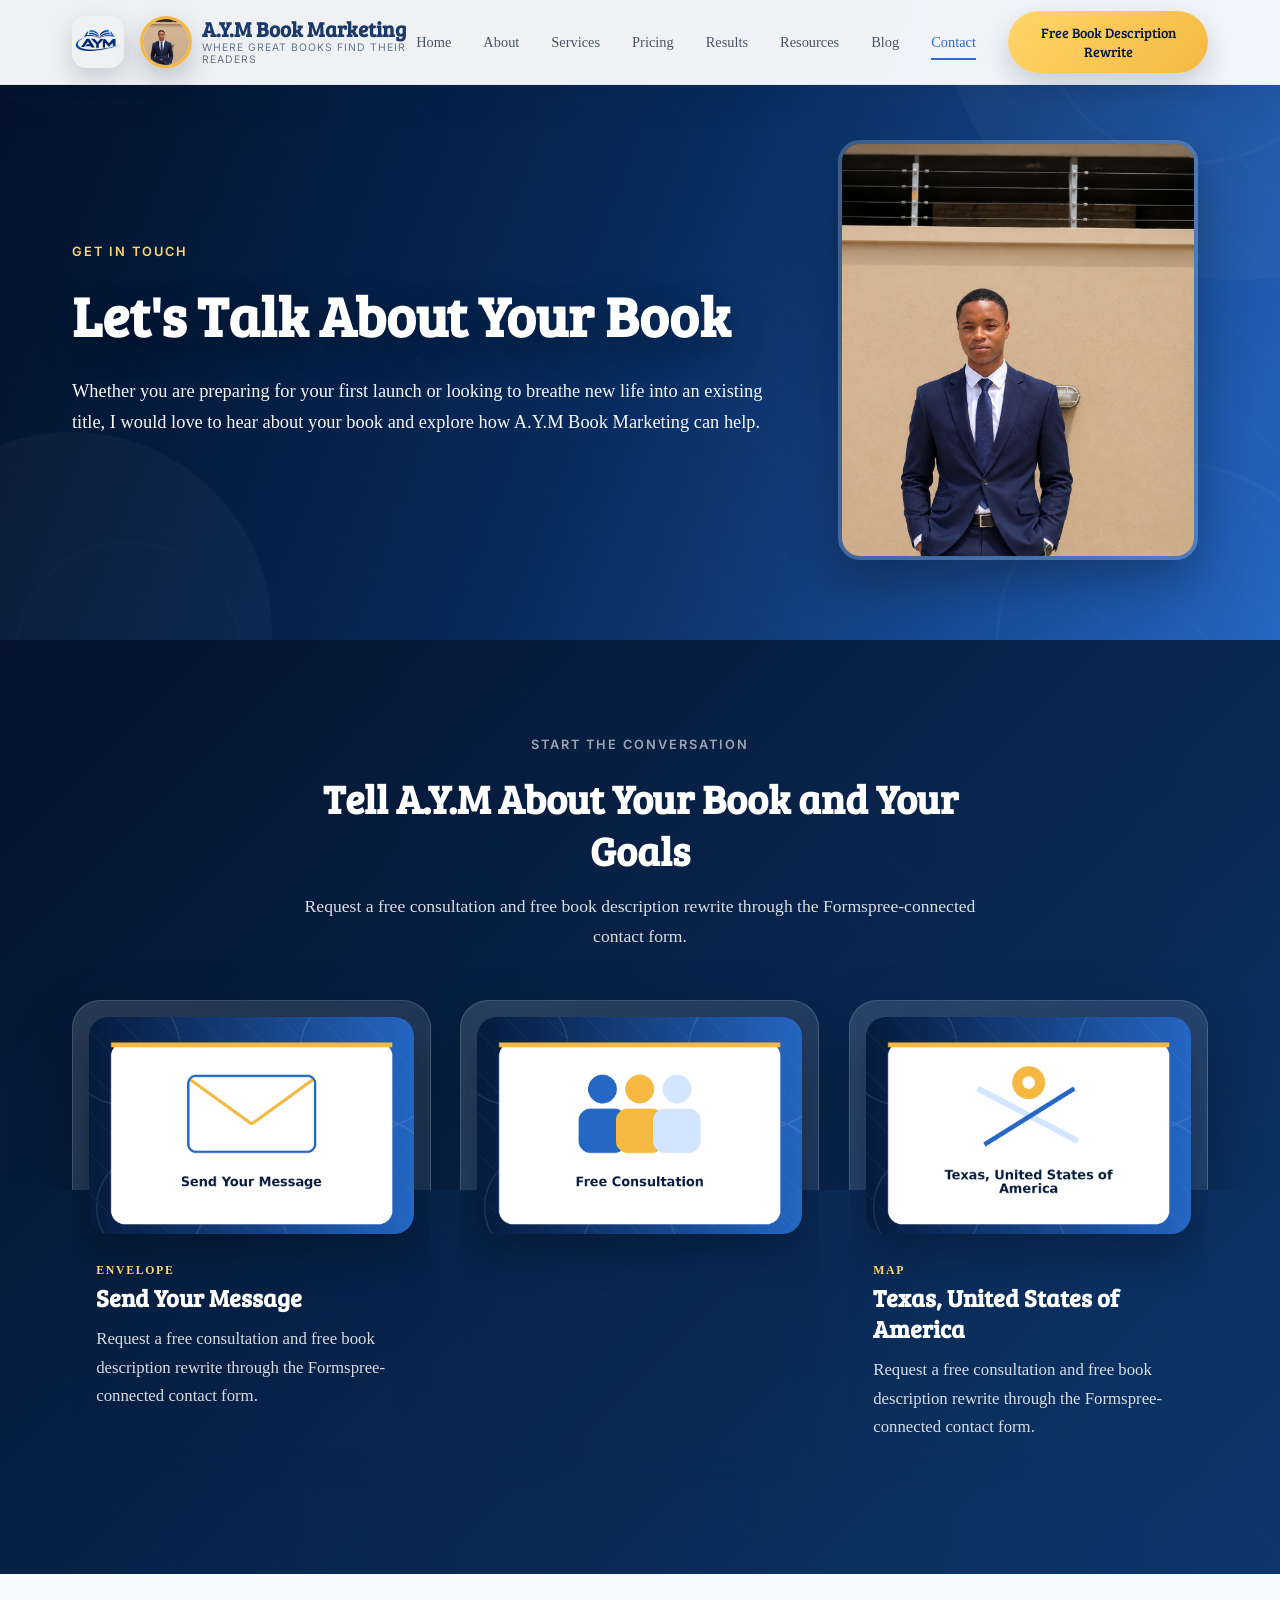
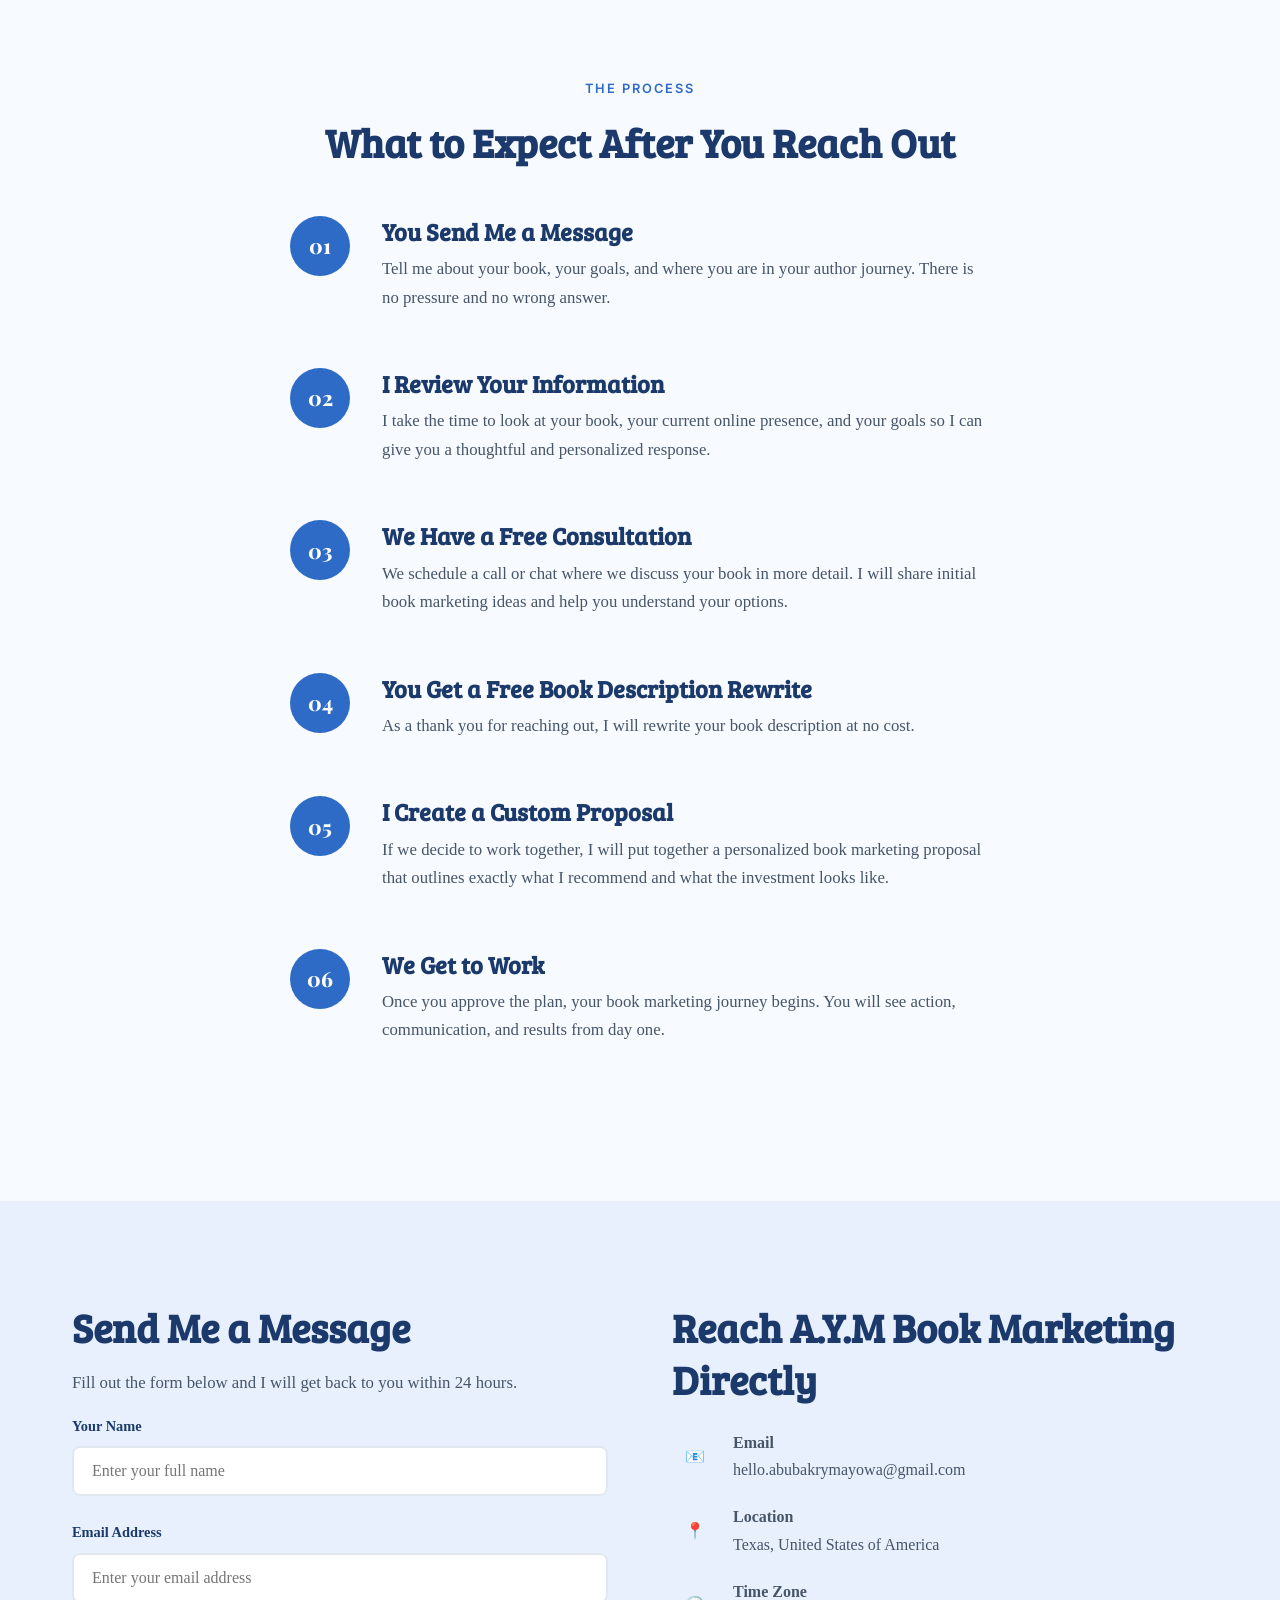
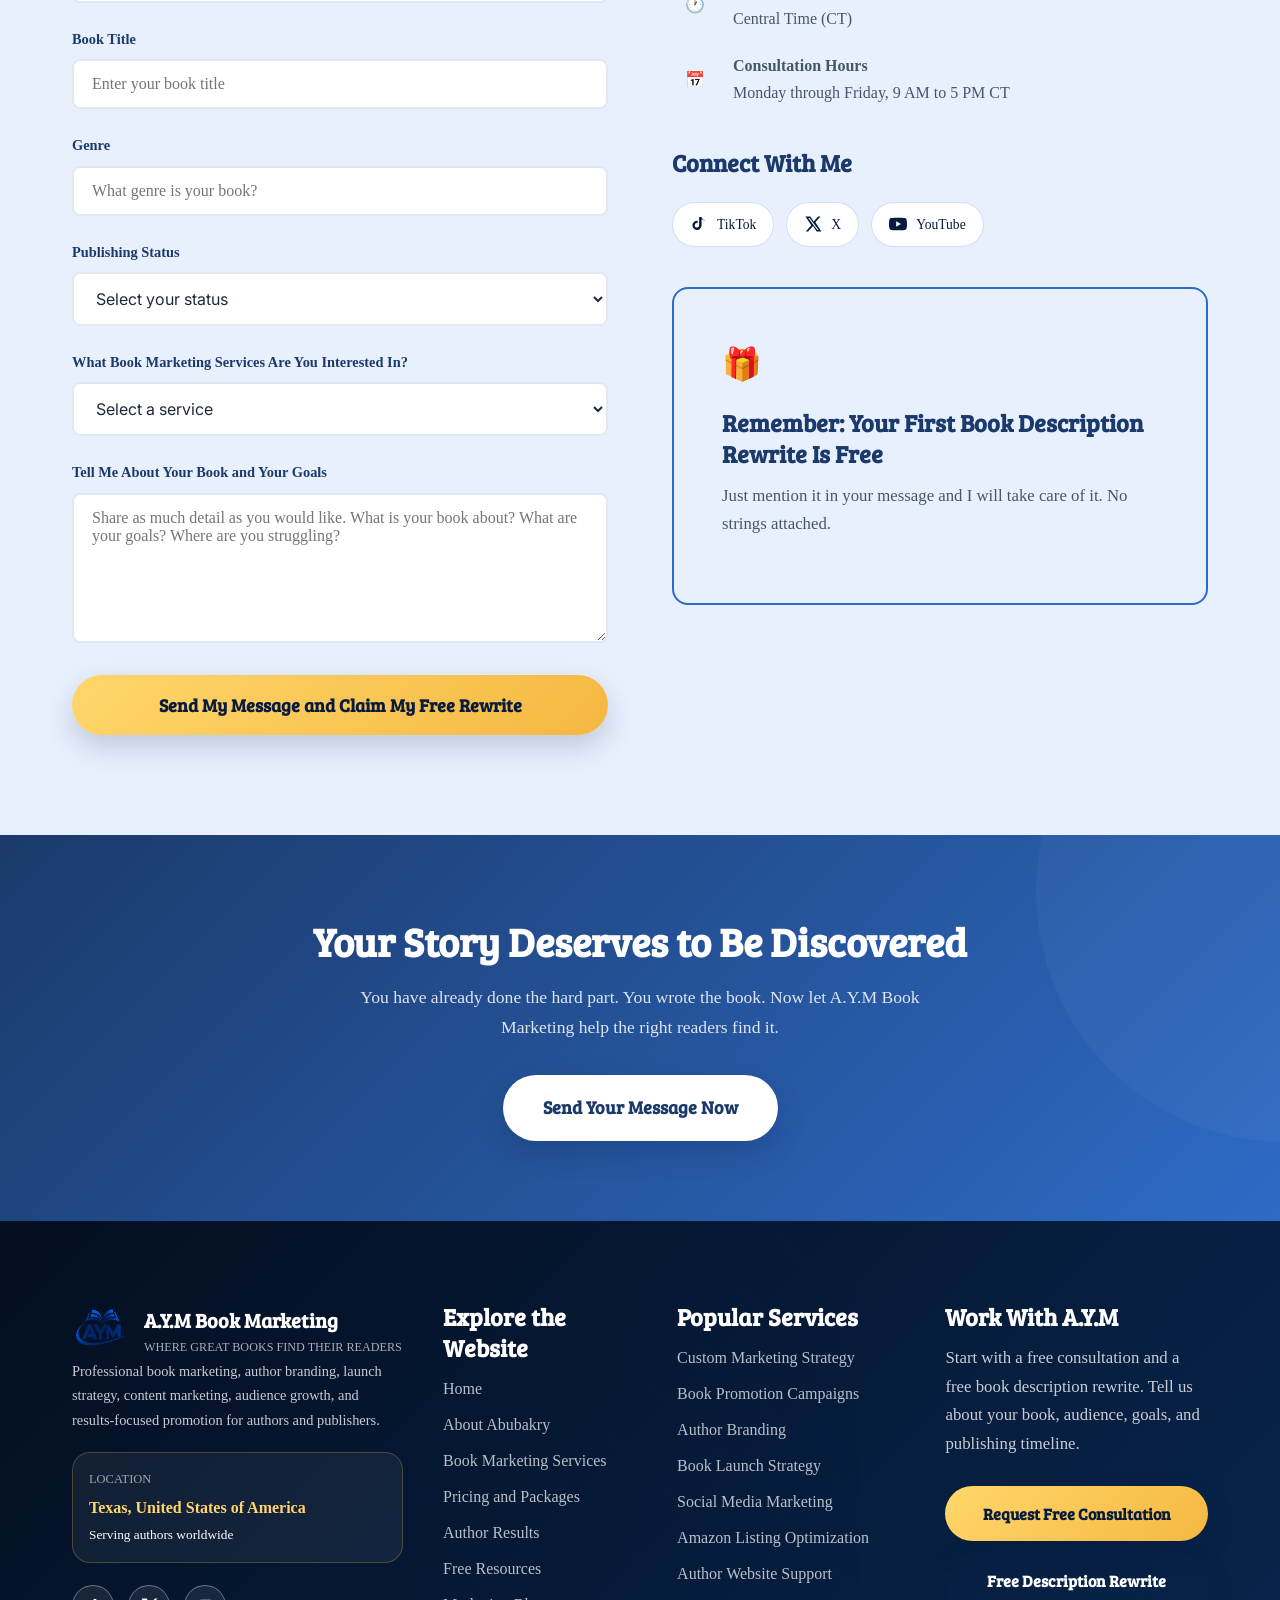
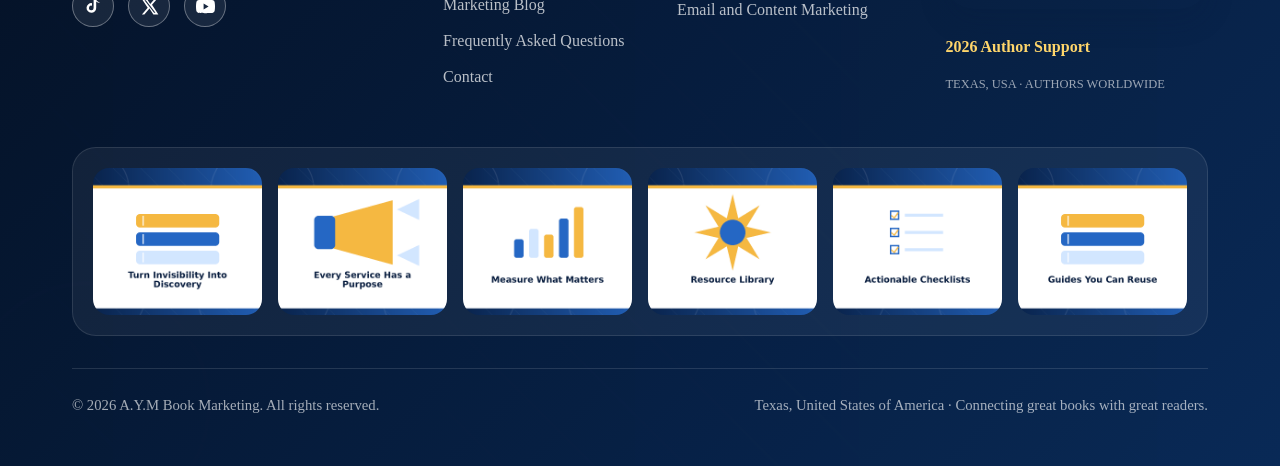
<file: contact.html>
<!DOCTYPE html>
<html lang="en">
<head>
    <meta charset="UTF-8">
    <meta name="viewport" content="width=device-width, initial-scale=1.0">
    <meta name="description" content="Contact A.Y.M Book Marketing for a free book marketing consultation and a free book description rewrite. Based in Texas, serving authors worldwide.">
    <meta name="keywords" content="contact book marketer, book marketing consultation, hire book marketer, book marketing Texas, free book description rewrite">
    <title>Contact A.Y.M Book Marketing | Free Book Marketing Consultation</title>
    <link rel="stylesheet" href="style.css">
    <link rel="icon" href="favicon.png" type="image/png">
<link rel="preconnect" href="https://fonts.googleapis.com"><link href="https://fonts.googleapis.com/css2?family=Bree+Serif&display=swap" rel="stylesheet"></head>
<body class="aym-2026">

    <!-- HEADER -->
    <header class="header" id="header">
        <div class="container">
            <a href="index.html" class="logo"><img class="site-logo" src="logo.png" alt="A.Y.M Book Marketing logo"><img class="header-author-photo" src="author.png" alt="Abubakry Y. Mayowa, professional book marketer"><div class="logo-text">A.Y.M Book Marketing<span>Where Great Books Find Their Readers</span></div></a>
            <nav class="nav-links" id="navLinks">
                <a href="index.html">Home</a><a href="about.html">About</a><a href="services.html">Services</a><a href="pricing.html">Pricing</a><a href="results.html">Results</a><a href="resources.html">Resources</a><a href="blog.html">Blog</a><a href="contact.html" class="active">Contact</a>
                <a href="contact.html" class="header-cta">Free Book Description Rewrite</a>
            </nav>
            <button class="mobile-menu-btn" id="mobileMenuBtn" aria-label="Toggle Menu"><span></span><span></span><span></span></button>
        </div>
    </header>

    <!-- HERO -->
    <section class="hero hero-inner">
        <div class="container contact-hero-layout">
            <div class="contact-hero-content">
                <span class="section-label">Get In Touch</span>
                <h1>Let's Talk About Your Book</h1>
                <p>Whether you are preparing for your first launch or looking to breathe new life into an existing title, I would love to hear about your book and explore how A.Y.M Book Marketing can help.</p>
            </div>
            <div class="contact-hero-photo">
                <img src="author.png" alt="Abubakry Y. Mayowa, professional book marketer">
            </div>
        </div>
    </section><section class="page-illustrations section-dark" data-generated="aym-update"><div class="container"><div class="section-header reveal-up"><span class="section-label">Start the Conversation</span><h2>Tell A.Y.M About Your Book and Your Goals</h2><p>Request a free consultation and free book description rewrite through the Formspree-connected contact form.</p></div><div class="illustration-grid"><article class="illustration-card reveal-up"><div class="illustration-frame"><img src="contact.png" alt="Send Your Message illustration" loading="lazy"></div><div class="illustration-copy"><span>Envelope</span><h3>Send Your Message</h3><p>Request a free consultation and free book description rewrite through the Formspree-connected contact form.</p></div></article><article class="illustration-card reveal-up"><div class="illustration-frame"><img src="consultation.png" alt="Free Consultation illustration" loading="lazy"></div><div class="illustration-copy"><span>People</span><h3>Free Consultation</h3><p>Request a free consultation and free book description rewrite through the Formspree-connected contact form.</p></div></article><article class="illustration-card reveal-up"><div class="illustration-frame"><img src="location.png" alt="Texas, United States of America illustration" loading="lazy"></div><div class="illustration-copy"><span>Map</span><h3>Texas, United States of America</h3><p>Request a free consultation and free book description rewrite through the Formspree-connected contact form.</p></div></article></div></div></section>

    <!-- WHAT HAPPENS NEXT -->
    <section class="section">
        <div class="container">
            <div class="section-header">
                <span class="section-label">The Process</span>
                <h2>What to Expect After You Reach Out</h2>
            </div>
            <div style="max-width: 700px; margin: 0 auto;">
                <div class="process-step">
                    <div class="process-number">01</div>
                    <div class="process-content">
                        <h3>You Send Me a Message</h3>
                        <p>Tell me about your book, your goals, and where you are in your author journey. There is no pressure and no wrong answer.</p>
                    </div>
                </div>
                <div class="process-step">
                    <div class="process-number">02</div>
                    <div class="process-content">
                        <h3>I Review Your Information</h3>
                        <p>I take the time to look at your book, your current online presence, and your goals so I can give you a thoughtful and personalized response.</p>
                    </div>
                </div>
                <div class="process-step">
                    <div class="process-number">03</div>
                    <div class="process-content">
                        <h3>We Have a Free Consultation</h3>
                        <p>We schedule a call or chat where we discuss your book in more detail. I will share initial book marketing ideas and help you understand your options.</p>
                    </div>
                </div>
                <div class="process-step">
                    <div class="process-number">04</div>
                    <div class="process-content">
                        <h3>You Get a Free Book Description Rewrite</h3>
                        <p>As a thank you for reaching out, I will rewrite your book description at no cost.</p>
                    </div>
                </div>
                <div class="process-step">
                    <div class="process-number">05</div>
                    <div class="process-content">
                        <h3>I Create a Custom Proposal</h3>
                        <p>If we decide to work together, I will put together a personalized book marketing proposal that outlines exactly what I recommend and what the investment looks like.</p>
                    </div>
                </div>
                <div class="process-step">
                    <div class="process-number">06</div>
                    <div class="process-content">
                        <h3>We Get to Work</h3>
                        <p>Once you approve the plan, your book marketing journey begins. You will see action, communication, and results from day one.</p>
                    </div>
                </div>
            </div>
        </div>
    </section>

    <!-- CONTACT FORM + INFO -->
    <section class="section section-blue">
        <div class="container">
            <div class="grid-2" style="gap: 4rem; align-items: flex-start;">
                <!-- Form -->
                <div>
                    <h2>Send Me a Message</h2>
                    <p>Fill out the form below and I will get back to you within 24 hours.</p>
                    <form class="contact-form" method="POST" action="https://formspree.io/f/mpppojpo" method="POST"><input type="hidden" name="_subject" value="New A.Y.M Book Marketing Inquiry">
                        <div class="form-group">
                            <label for="name">Your Name</label>
                            <input type="text" id="name" name="name" placeholder="Enter your full name" required>
                        </div>
                        <div class="form-group">
                            <label for="email">Email Address</label>
                            <input type="email" id="email" name="email" placeholder="Enter your email address" required>
                        </div>
                        <div class="form-group">
                            <label for="book-title">Book Title</label>
                            <input type="text" id="book-title" name="book-title" placeholder="Enter your book title">
                        </div>
                        <div class="form-group">
                            <label for="genre">Genre</label>
                            <input type="text" id="genre" name="genre" placeholder="What genre is your book?">
                        </div>
                        <div class="form-group">
                            <label for="status">Publishing Status</label>
                            <select id="status" name="status">
                                <option value="">Select your status</option>
                                <option value="published">Published</option>
                                <option value="coming-soon">Coming Soon</option>
                                <option value="in-progress">In Progress</option>
                                <option value="idea-stage">Idea Stage</option>
                            </select>
                        </div>
                        <div class="form-group">
                            <label for="service">What Book Marketing Services Are You Interested In?</label>
                            <select id="service" name="service">
                                <option value="">Select a service</option>
                                <option value="full-strategy">Full Book Marketing Strategy</option>
                                <option value="promotion">Book Promotion Campaign</option>
                                <option value="social-media">Social Media Book Marketing</option>
                                <option value="launch">Book Launch Strategy</option>
                                <option value="branding">Author Branding</option>
                                <option value="amazon">Amazon Optimization</option>
                                <option value="ads">Paid Advertising</option>
                                <option value="email">Email Marketing</option>
                                <option value="website">Author Website</option>
                                <option value="not-sure">Not Sure Yet</option>
                            </select>
                        </div>
                        <div class="form-group">
                            <label for="message">Tell Me About Your Book and Your Goals</label>
                            <textarea id="message" name="message" placeholder="Share as much detail as you would like. What is your book about? What are your goals? Where are you struggling?"></textarea>
                        </div>
                        <button type="submit" class="btn btn-primary btn-lg" style="width: 100%;">Send My Message and Claim My Free Rewrite</button>
                    </form>
                </div>

                <!-- Contact Info -->
                <div>
                    <h2>Reach A.Y.M Book Marketing Directly</h2>
                    <div class="contact-info-list" style="margin-top: 1.5rem;">
                        <div class="contact-info-item">
                            <div class="icon-circle">&#128231;</div>
                            <div>
                                <strong>Email</strong><br>
                                <a href="mailto:hello.abubakrymayowa@gmail.com">hello.abubakrymayowa@gmail.com</a>
                            </div>
                        </div>
                        <div class="contact-info-item">
                            <div class="icon-circle">&#128205;</div>
                            <div>
                                <strong>Location</strong><br>
                                Texas, United States of America
                            </div>
                        </div>
                        <div class="contact-info-item">
                            <div class="icon-circle">&#128336;</div>
                            <div>
                                <strong>Time Zone</strong><br>
                                Central Time (CT)
                            </div>
                        </div>
                        <div class="contact-info-item">
                            <div class="icon-circle">&#128197;</div>
                            <div>
                                <strong>Consultation Hours</strong><br>
                                Monday through Friday, 9 AM to 5 PM CT
                            </div>
                        </div>
                    </div>

                    <h3 style="margin-top: 2.5rem; margin-bottom: 1rem;">Connect With Me</h3>
                    <div class="social-links">
                        <a href="https://tiktok.com/@abubakryymayowa" class="social-link" target="_blank" rel="noopener" aria-label="TikTok">
                            <svg viewBox="0 0 24 24" aria-hidden="true"><path d="M19.6 7.2a6.8 6.8 0 0 1-4.2-1.5v8.1a6.1 6.1 0 1 1-5.3-6.05v3.25a2.9 2.9 0 1 0 2.05 2.8V2.5h3.25c.2 2.05 1.65 3.7 4.2 4.05z"/></svg>
                            TikTok
                        </a>
                        <a href="https://x.com/abubakrymayowa" class="social-link" target="_blank" rel="noopener" aria-label="X">
                            <svg viewBox="0 0 24 24" aria-hidden="true"><path d="M18.9 2H22l-6.8 7.8L23.2 22h-6.3L12 14.6 5.5 22H2.4l7.3-8.4L1.9 2h6.5l4.5 6.8zm-1.1 17.9h1.7L7.4 4H5.6z"/></svg>
                            X
                        </a>
                        <a href="https://youtube.com/@abubakrymayowa" class="social-link" target="_blank" rel="noopener" aria-label="YouTube">
                            <svg viewBox="0 0 24 24" aria-hidden="true"><path d="M23.5 6.2a3 3 0 0 0-2.1-2.1C19.5 3.6 12 3.6 12 3.6s-7.5 0-9.4.5A3 3 0 0 0 .5 6.2 31 31 0 0 0 0 12a31 31 0 0 0 .5 5.8 3 3 0 0 0 2.1 2.1c1.9.5 9.4.5 9.4.5s7.5 0 9.4-.5a3 3 0 0 0 2.1-2.1A31 31 0 0 0 24 12a31 31 0 0 0-.5-5.8zM9.6 15.7V8.3l6.3 3.7z"/></svg>
                            YouTube
                        </a>
                    </div>

                    <div class="free-offer" style="margin-top: 2.5rem; text-align: left;">
                        <div class="gift-icon" style="font-size: 2rem;">&#127873;</div>
                        <h3>Remember: Your First Book Description Rewrite Is Free</h3>
                        <p>Just mention it in your message and I will take care of it. No strings attached.</p>
                    </div>
                </div>
            </div>
        </div>
    </section>

    <!-- CTA -->
    <section class="cta-section">
        <div class="container">
            <h2>Your Story Deserves to Be Discovered</h2>
            <p>You have already done the hard part. You wrote the book. Now let A.Y.M Book Marketing help the right readers find it.</p>
            <a href="#" class="btn btn-white btn-lg" onclick="window.scrollTo({top: 0, behavior: 'smooth'}); return false;">Send Your Message Now</a>
        </div>
    </section>

    <!-- FOOTER -->
    <footer class="site-footer"><div class="container"><div class="footer-grid"><div class="footer-brand"><a href="index.html" class="footer-logo"><img src="logo.png" alt="A.Y.M Book Marketing logo"><span><strong>A.Y.M Book Marketing</strong><small>Where Great Books Find Their Readers</small></span></a><p>Professional book marketing, author branding, launch strategy, content marketing, audience growth, and results-focused promotion for authors and publishers.</p><div class="footer-location"><span>Location</span><strong>Texas, United States of America</strong><small>Serving authors worldwide</small></div><div class="footer-social">
<a class="social-icon" href="https://tiktok.com/@abubakryymayowa" target="_blank" rel="noopener" aria-label="TikTok" title="TikTok">
<svg viewBox="0 0 24 24" aria-hidden="true"><path d="M19.6 7.2a6.8 6.8 0 0 1-4.2-1.5v8.1a6.1 6.1 0 1 1-5.3-6.05v3.25a2.9 2.9 0 1 0 2.05 2.8V2.5h3.25c.2 2.05 1.65 3.7 4.2 4.05z"/></svg></a>
<a class="social-icon" href="https://x.com/abubakrymayowa" target="_blank" rel="noopener" aria-label="X" title="X">
<svg viewBox="0 0 24 24" aria-hidden="true"><path d="M18.9 2H22l-6.8 7.8L23.2 22h-6.3L12 14.6 5.5 22H2.4l7.3-8.4L1.9 2h6.5l4.5 6.8zm-1.1 17.9h1.7L7.4 4H5.6z"/></svg></a>
<a class="social-icon" href="https://youtube.com/@abubakryymayowa" target="_blank" rel="noopener" aria-label="YouTube" title="YouTube">
<svg viewBox="0 0 24 24" aria-hidden="true"><path d="M23.5 6.2a3 3 0 0 0-2.1-2.1C19.5 3.6 12 3.6 12 3.6s-7.5 0-9.4.5A3 3 0 0 0 .5 6.2 31 31 0 0 0 0 12a31 31 0 0 0 .5 5.8 3 3 0 0 0 2.1 2.1c1.9.5 9.4.5 9.4.5s7.5 0 9.4-.5a3 3 0 0 0 2.1-2.1A31 31 0 0 0 24 12a31 31 0 0 0-.5-5.8zM9.6 15.7V8.3l6.3 3.7z"/></svg></a>
</div></div><div class="footer-column"><h3>Explore the Website</h3><a href="index.html">Home</a><a href="about.html">About Abubakry</a><a href="services.html">Book Marketing Services</a><a href="pricing.html">Pricing and Packages</a><a href="results.html">Author Results</a><a href="resources.html">Free Resources</a><a href="blog.html">Marketing Blog</a><a href="faq.html">Frequently Asked Questions</a><a href="contact.html">Contact</a></div><div class="footer-column"><h3>Popular Services</h3><a href="services.html">Custom Marketing Strategy</a><a href="services.html">Book Promotion Campaigns</a><a href="services.html">Author Branding</a><a href="services.html">Book Launch Strategy</a><a href="services.html">Social Media Marketing</a><a href="services.html">Amazon Listing Optimization</a><a href="services.html">Author Website Support</a><a href="services.html">Email and Content Marketing</a></div><div class="footer-column footer-contact"><h3>Work With A.Y.M</h3><p>Start with a free consultation and a free book description rewrite. Tell us about your book, audience, goals, and publishing timeline.</p><a class="btn btn-gold btn-footer" href="contact.html">Request Free Consultation</a><a class="btn btn-outline-light btn-footer" href="contact.html">Free Description Rewrite</a><div class="footer-note"><strong>2026 Author Support</strong><span>Texas, USA · Authors worldwide</span></div></div></div><div class="footer-gallery"><img src="home-books.png" alt="Turn Invisibility Into Discovery" loading="lazy"><img src="service.png" alt="Every Service Has a Purpose" loading="lazy"><img src="results.png" alt="Measure What Matters" loading="lazy"><img src="resources.png" alt="Resource Library" loading="lazy"><img src="checklist.png" alt="Actionable Checklists" loading="lazy"><img src="guide.png" alt="Guides You Can Reuse" loading="lazy"></div><div class="footer-bottom"><p>© 2026 A.Y.M Book Marketing. All rights reserved.</p><p>Texas, United States of America · Connecting great books with great readers.</p></div></div></footer>

    <button class="back-to-top" id="backToTop" aria-label="Back to top">&#8593;</button>
    <script>
        const mobileMenuBtn=document.getElementById('mobileMenuBtn');const navLinks=document.getElementById('navLinks');mobileMenuBtn.addEventListener('click',()=>{navLinks.classList.toggle('active');});const header=document.getElementById('header');window.addEventListener('scroll',()=>{header.classList.toggle('scrolled',window.scrollY>50);});const backToTop=document.getElementById('backToTop');window.addEventListener('scroll',()=>{backToTop.classList.toggle('visible',window.scrollY>500);});backToTop.addEventListener('click',()=>{window.scrollTo({top:0,behavior:'smooth'});});
    </script>

</body>
</html>
</file>
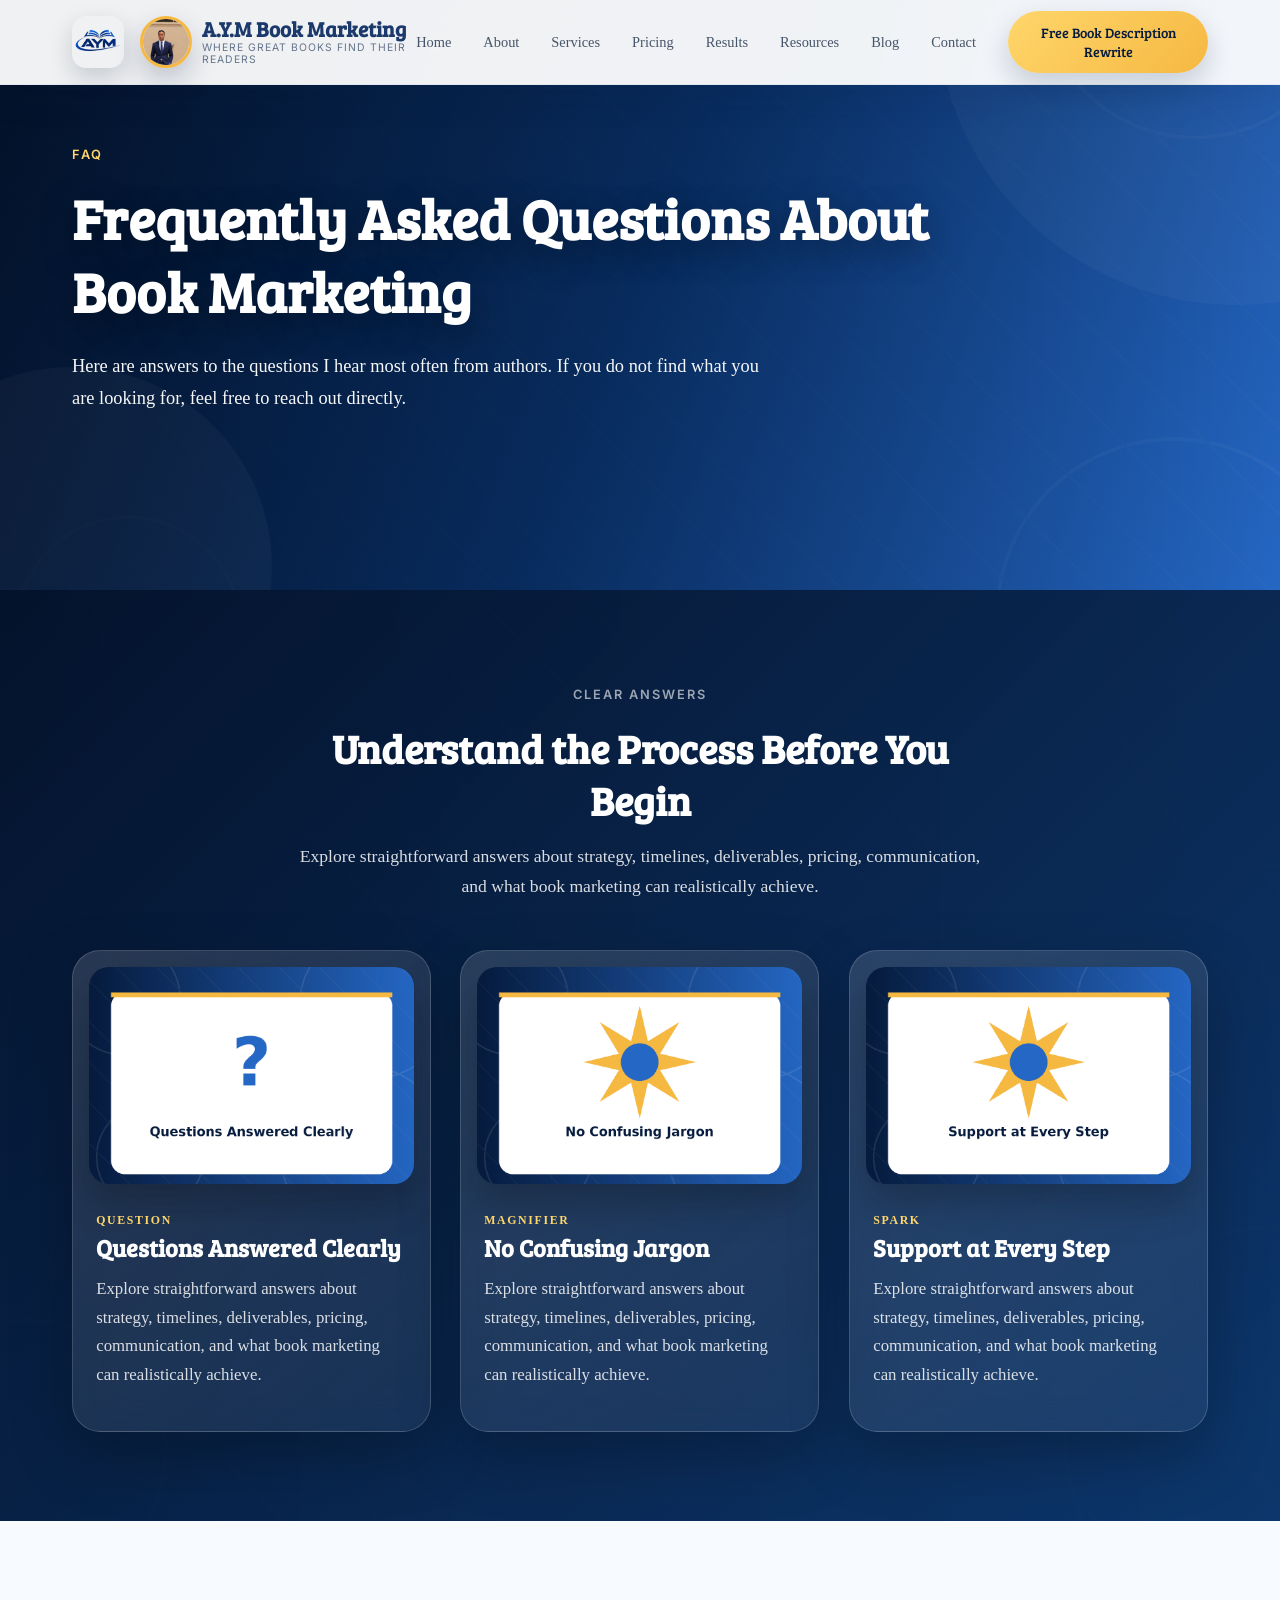
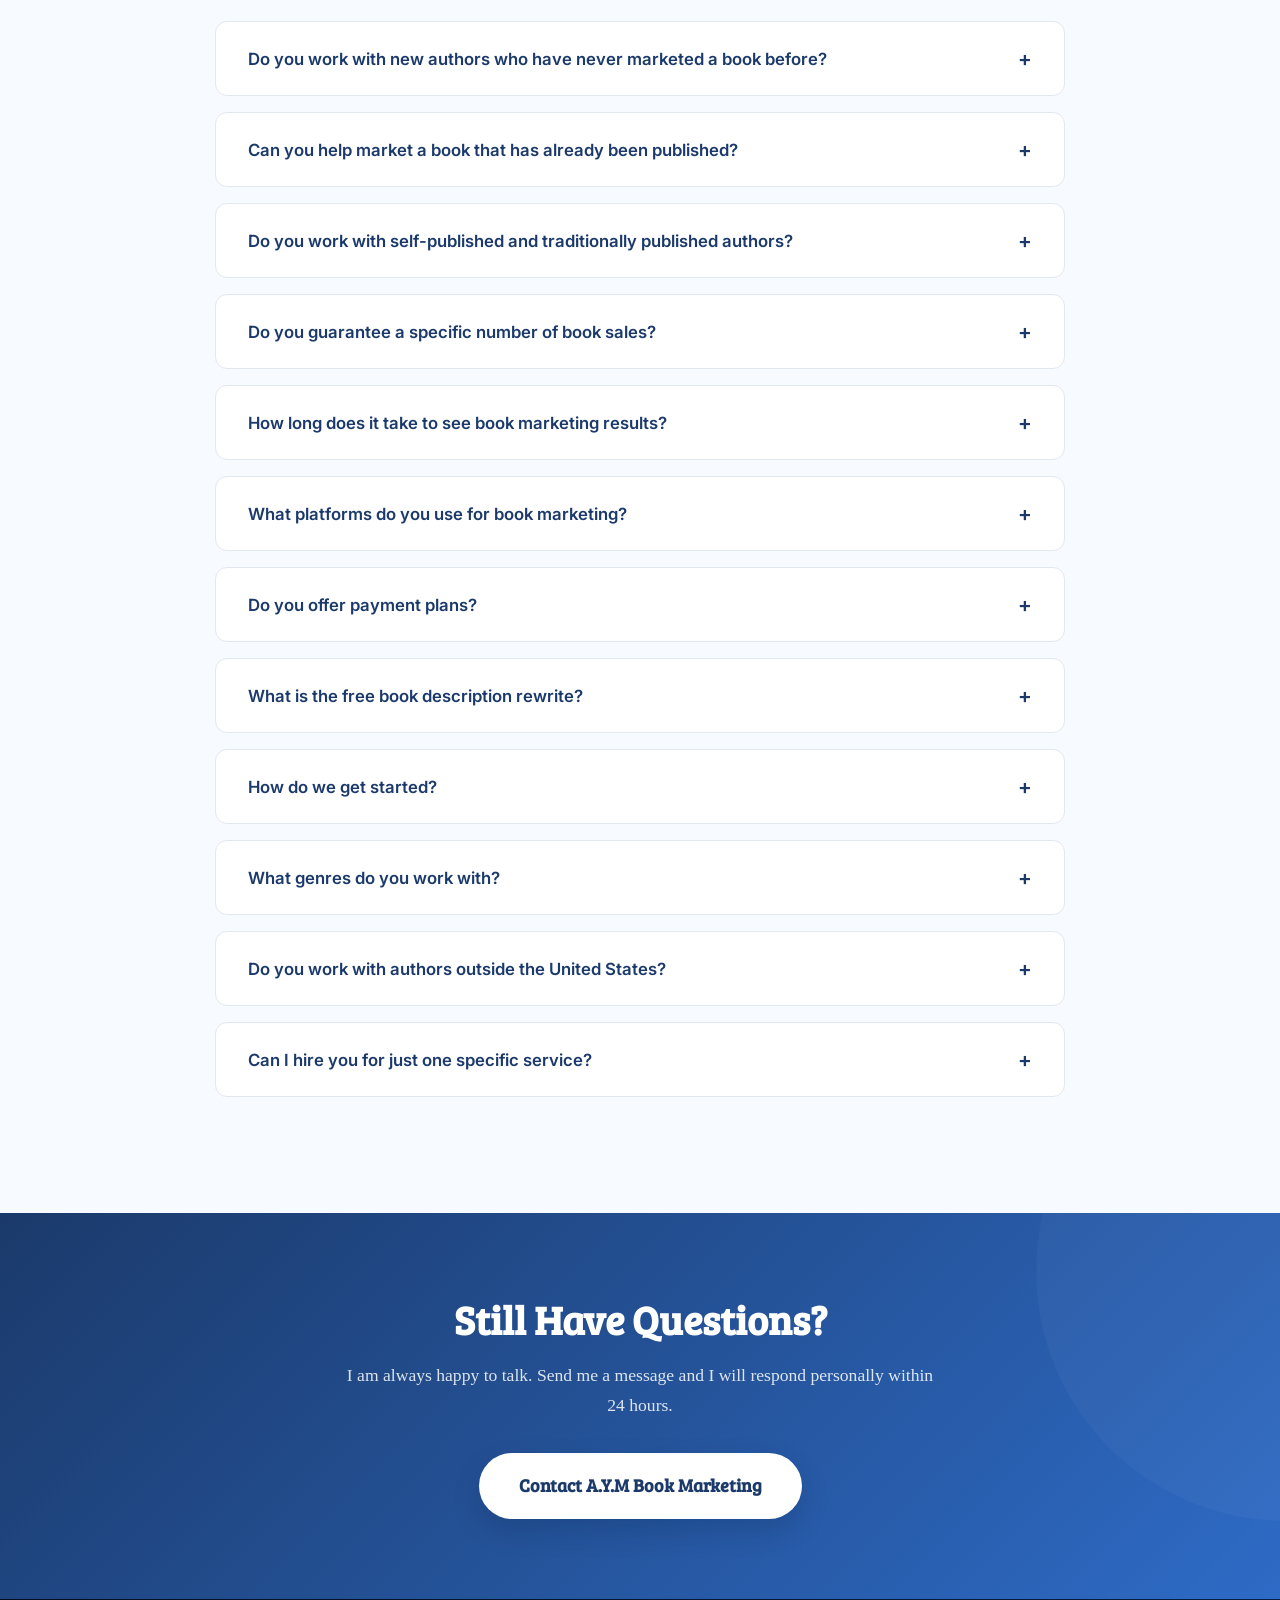
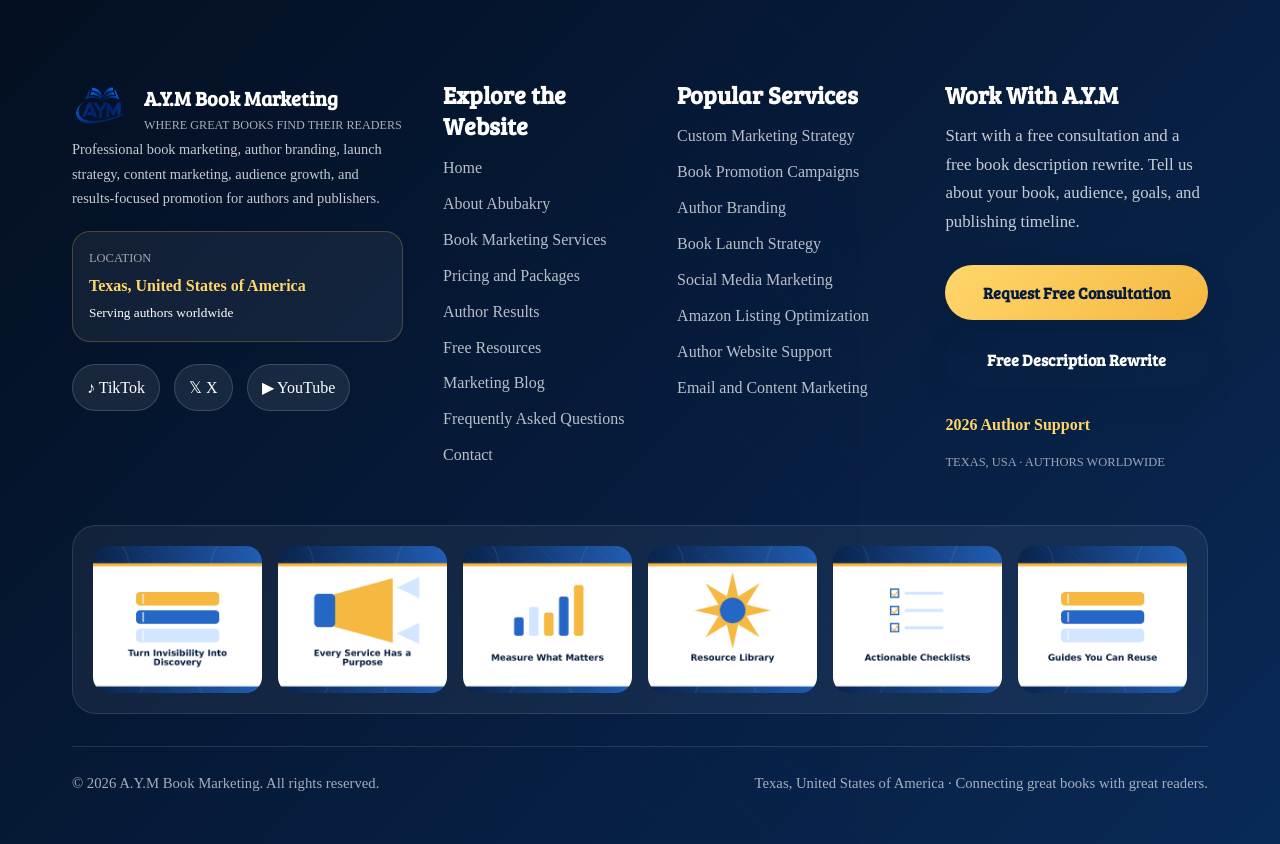
<file: faq.html>
<!DOCTYPE html>
<html lang="en">
<head>
    <meta charset="UTF-8">
    <meta name="viewport" content="width=device-width, initial-scale=1.0">
    <meta name="description" content="Common questions about book marketing answered by A.Y.M Book Marketing. Everything authors need to know before hiring a book marketer.">
    <meta name="keywords" content="book marketing FAQ, book marketing questions, hire book marketer FAQ, book promotion questions, author marketing help">
    <title>Book Marketing FAQ | A.Y.M Book Marketing</title>
    <link rel="stylesheet" href="style.css">
    <link rel="icon" href="favicon.png" type="image/png">
<link rel="preconnect" href="https://fonts.googleapis.com"><link href="https://fonts.googleapis.com/css2?family=Bree+Serif&display=swap" rel="stylesheet"></head>
<body class="aym-2026">

    <!-- HEADER -->
    <header class="header" id="header">
        <div class="container">
            <a href="index.html" class="logo"><img class="site-logo" src="logo.png" alt="A.Y.M Book Marketing logo"><img class="header-author-photo" src="author.png" alt="Abubakry Y. Mayowa, professional book marketer"><div class="logo-text">A.Y.M Book Marketing<span>Where Great Books Find Their Readers</span></div></a>
            <nav class="nav-links" id="navLinks">
                <a href="index.html">Home</a><a href="about.html">About</a><a href="services.html">Services</a><a href="pricing.html">Pricing</a><a href="results.html">Results</a><a href="resources.html">Resources</a><a href="blog.html">Blog</a><a href="contact.html">Contact</a>
                <a href="contact.html" class="header-cta">Free Book Description Rewrite</a>
            </nav>
            <button class="mobile-menu-btn" id="mobileMenuBtn" aria-label="Toggle Menu"><span></span><span></span><span></span></button>
        </div>
    </header>

    <!-- HERO -->
    <section class="hero hero-inner">
        <div class="container">
            <span class="section-label">FAQ</span>
            <h1>Frequently Asked Questions About Book Marketing</h1>
            <p>Here are answers to the questions I hear most often from authors. If you do not find what you are looking for, feel free to reach out directly.</p>
        </div>
    </section><section class="page-illustrations section-dark" data-generated="aym-update"><div class="container"><div class="section-header reveal-up"><span class="section-label">Clear Answers</span><h2>Understand the Process Before You Begin</h2><p>Explore straightforward answers about strategy, timelines, deliverables, pricing, communication, and what book marketing can realistically achieve.</p></div><div class="illustration-grid"><article class="illustration-card reveal-up"><div class="illustration-frame"><img src="faq.png" alt="Questions Answered Clearly illustration" loading="lazy"></div><div class="illustration-copy"><span>Question</span><h3>Questions Answered Clearly</h3><p>Explore straightforward answers about strategy, timelines, deliverables, pricing, communication, and what book marketing can realistically achieve.</p></div></article><article class="illustration-card reveal-up"><div class="illustration-frame"><img src="answers.png" alt="No Confusing Jargon illustration" loading="lazy"></div><div class="illustration-copy"><span>Magnifier</span><h3>No Confusing Jargon</h3><p>Explore straightforward answers about strategy, timelines, deliverables, pricing, communication, and what book marketing can realistically achieve.</p></div></article><article class="illustration-card reveal-up"><div class="illustration-frame"><img src="support.png" alt="Support at Every Step illustration" loading="lazy"></div><div class="illustration-copy"><span>Spark</span><h3>Support at Every Step</h3><p>Explore straightforward answers about strategy, timelines, deliverables, pricing, communication, and what book marketing can realistically achieve.</p></div></article></div></div></section>

    <!-- FAQ SECTION -->
    <section class="section">
        <div class="container">
            <div style="max-width: 850px; margin: 0 auto;">
                <div class="faq-item">
                    <button class="faq-question">Do you work with new authors who have never marketed a book before? <span class="icon">+</span></button>
                    <div class="faq-answer"><p>Absolutely. In fact, many of the authors I work with come to me with zero book marketing experience. I will walk you through every step of the process and make sure you understand what we are doing and why. You do not need to know anything about book marketing to work with me. That is my job.</p></div>
                </div>
                <div class="faq-item">
                    <button class="faq-question">Can you help market a book that has already been published? <span class="icon">+</span></button>
                    <div class="faq-answer"><p>Yes. A book does not stop needing book marketing after launch day. Many of my most successful campaigns have been for books that were published months or even years ago. It is never too late to start a proper book marketing strategy.</p></div>
                </div>
                <div class="faq-item">
                    <button class="faq-question">Do you work with self-published and traditionally published authors? <span class="icon">+</span></button>
                    <div class="faq-answer"><p>Both. Whether you published through Amazon KDP, IngramSpark, a traditional publishing house, or a hybrid publisher, I can create a book marketing strategy that works for your situation.</p></div>
                </div>
                <div class="faq-item">
                    <button class="faq-question">Do you guarantee a specific number of book sales? <span class="icon">+</span></button>
                    <div class="faq-answer"><p>No honest book marketer can guarantee a specific number of sales because there are too many variables involved. What I can guarantee is that I will create and execute a thoughtful, data-driven book marketing strategy designed to improve your visibility and reach the right readers. The results I have achieved for 57 authors and 300+ books speak to the effectiveness of my approach.</p></div>
                </div>
                <div class="faq-item">
                    <button class="faq-question">How long does it take to see book marketing results? <span class="icon">+</span></button>
                    <div class="faq-answer"><p>Book marketing is a process, not an event. Some authors see improvements within the first few weeks, especially with Amazon optimization and targeted promotions. Others see more gradual growth over several months as their author brand and audience develop. I will set realistic expectations during our initial consultation so you know what to expect.</p></div>
                </div>
                <div class="faq-item">
                    <button class="faq-question">What platforms do you use for book marketing? <span class="icon">+</span></button>
                    <div class="faq-answer"><p>I use every platform that makes sense for your book and your audience. This includes Amazon, Instagram, TikTok, Facebook, Twitter/X, YouTube, Pinterest, LinkedIn, Threads, Goodreads, BookBub, email marketing platforms, book blogs, reader communities, and paid advertising networks. The specific mix depends on your genre and goals.</p></div>
                </div>
                <div class="faq-item">
                    <button class="faq-question">Do you offer payment plans? <span class="icon">+</span></button>
                    <div class="faq-answer"><p>Yes. I understand that budgets vary, and I want every author to have access to professional book marketing. Reach out and we can discuss a payment arrangement that works for you.</p></div>
                </div>
                <div class="faq-item">
                    <button class="faq-question">What is the free book description rewrite? <span class="icon">+</span></button>
                    <div class="faq-answer"><p>When you contact me for a consultation, I will rewrite your Amazon book description for free. This is my way of showing you the quality of my work and giving you an immediate improvement to your book marketing before you even commit to a package.</p></div>
                </div>
                <div class="faq-item">
                    <button class="faq-question">How do we get started? <span class="icon">+</span></button>
                    <div class="faq-answer"><p>The first step is simple. Fill out the contact form on this website or send me an email. Tell me about your book, your goals, and where you are in your author journey. I will review your information and schedule a free consultation so we can discuss your book marketing options.</p></div>
                </div>
                <div class="faq-item">
                    <button class="faq-question">What genres do you work with? <span class="icon">+</span></button>
                    <div class="faq-answer"><p>All genres. Fiction, non-fiction, romance, thriller, fantasy, science fiction, mystery, self-help, business, memoir, poetry, children's books, young adult, Christian, academic, and everything in between. Every genre has its own audience and its own book marketing opportunities, and I have experience marketing books across all of them.</p></div>
                </div>
                <div class="faq-item">
                    <button class="faq-question">Do you work with authors outside the United States? <span class="icon">+</span></button>
                    <div class="faq-answer"><p>Yes. While A.Y.M Book Marketing is based in Texas, I work with authors from all over the world. Book marketing is primarily digital, so location is not a barrier. As long as we can communicate effectively, I can help you market your book regardless of where you are based.</p></div>
                </div>
                <div class="faq-item">
                    <button class="faq-question">Can I hire you for just one specific service? <span class="icon">+</span></button>
                    <div class="faq-answer"><p>Yes. While my packages are designed for comprehensive, long-term book marketing, I understand that some authors only need help in one specific area. Reach out and tell me what you need, and I will give you an honest recommendation on the best way to move forward.</p></div>
                </div>
            </div>
        </div>
    </section>

    <!-- CTA -->
    <section class="cta-section">
        <div class="container">
            <h2>Still Have Questions?</h2>
            <p>I am always happy to talk. Send me a message and I will respond personally within 24 hours.</p>
            <a href="contact.html" class="btn btn-white btn-lg">Contact A.Y.M Book Marketing</a>
        </div>
    </section>

    <!-- FOOTER -->
    <footer class="site-footer"><div class="container"><div class="footer-grid"><div class="footer-brand"><a href="index.html" class="footer-logo"><img src="logo.png" alt="A.Y.M Book Marketing logo"><span><strong>A.Y.M Book Marketing</strong><small>Where Great Books Find Their Readers</small></span></a><p>Professional book marketing, author branding, launch strategy, content marketing, audience growth, and results-focused promotion for authors and publishers.</p><div class="footer-location"><span>Location</span><strong>Texas, United States of America</strong><small>Serving authors worldwide</small></div><div class="footer-social"><a class="social-pill" href="https://tiktok.com/@abubakryymayowa" target="_blank" rel="noopener">♪ TikTok</a><a class="social-pill" href="https://x.com/abubakrymayowa" target="_blank" rel="noopener">𝕏 X</a><a class="social-pill" href="https://youtube.com/@abubakrymayowa" target="_blank" rel="noopener">▶ YouTube</a></div></div><div class="footer-column"><h3>Explore the Website</h3><a href="index.html">Home</a><a href="about.html">About Abubakry</a><a href="services.html">Book Marketing Services</a><a href="pricing.html">Pricing and Packages</a><a href="results.html">Author Results</a><a href="resources.html">Free Resources</a><a href="blog.html">Marketing Blog</a><a href="faq.html">Frequently Asked Questions</a><a href="contact.html">Contact</a></div><div class="footer-column"><h3>Popular Services</h3><a href="services.html">Custom Marketing Strategy</a><a href="services.html">Book Promotion Campaigns</a><a href="services.html">Author Branding</a><a href="services.html">Book Launch Strategy</a><a href="services.html">Social Media Marketing</a><a href="services.html">Amazon Listing Optimization</a><a href="services.html">Author Website Support</a><a href="services.html">Email and Content Marketing</a></div><div class="footer-column footer-contact"><h3>Work With A.Y.M</h3><p>Start with a free consultation and a free book description rewrite. Tell us about your book, audience, goals, and publishing timeline.</p><a class="btn btn-gold btn-footer" href="contact.html">Request Free Consultation</a><a class="btn btn-outline-light btn-footer" href="contact.html">Free Description Rewrite</a><div class="footer-note"><strong>2026 Author Support</strong><span>Texas, USA · Authors worldwide</span></div></div></div><div class="footer-gallery"><img src="home-books.png" alt="Turn Invisibility Into Discovery" loading="lazy"><img src="service.png" alt="Every Service Has a Purpose" loading="lazy"><img src="results.png" alt="Measure What Matters" loading="lazy"><img src="resources.png" alt="Resource Library" loading="lazy"><img src="checklist.png" alt="Actionable Checklists" loading="lazy"><img src="guide.png" alt="Guides You Can Reuse" loading="lazy"></div><div class="footer-bottom"><p>© 2026 A.Y.M Book Marketing. All rights reserved.</p><p>Texas, United States of America · Connecting great books with great readers.</p></div></div></footer>

    <button class="back-to-top" id="backToTop" aria-label="Back to top">&#8593;</button>
    <script>
        const mobileMenuBtn=document.getElementById('mobileMenuBtn');const navLinks=document.getElementById('navLinks');mobileMenuBtn.addEventListener('click',()=>{navLinks.classList.toggle('active');});const header=document.getElementById('header');window.addEventListener('scroll',()=>{header.classList.toggle('scrolled',window.scrollY>50);});const backToTop=document.getElementById('backToTop');window.addEventListener('scroll',()=>{backToTop.classList.toggle('visible',window.scrollY>500);});backToTop.addEventListener('click',()=>{window.scrollTo({top:0,behavior:'smooth'});});
        // FAQ Accordion
        document.querySelectorAll('.faq-question').forEach(btn=>{btn.addEventListener('click',()=>{const item=btn.parentElement;document.querySelectorAll('.faq-item').forEach(i=>{if(i!==item)i.classList.remove('active');});item.classList.toggle('active');});});
    </script>

</body>
</html>
</file>
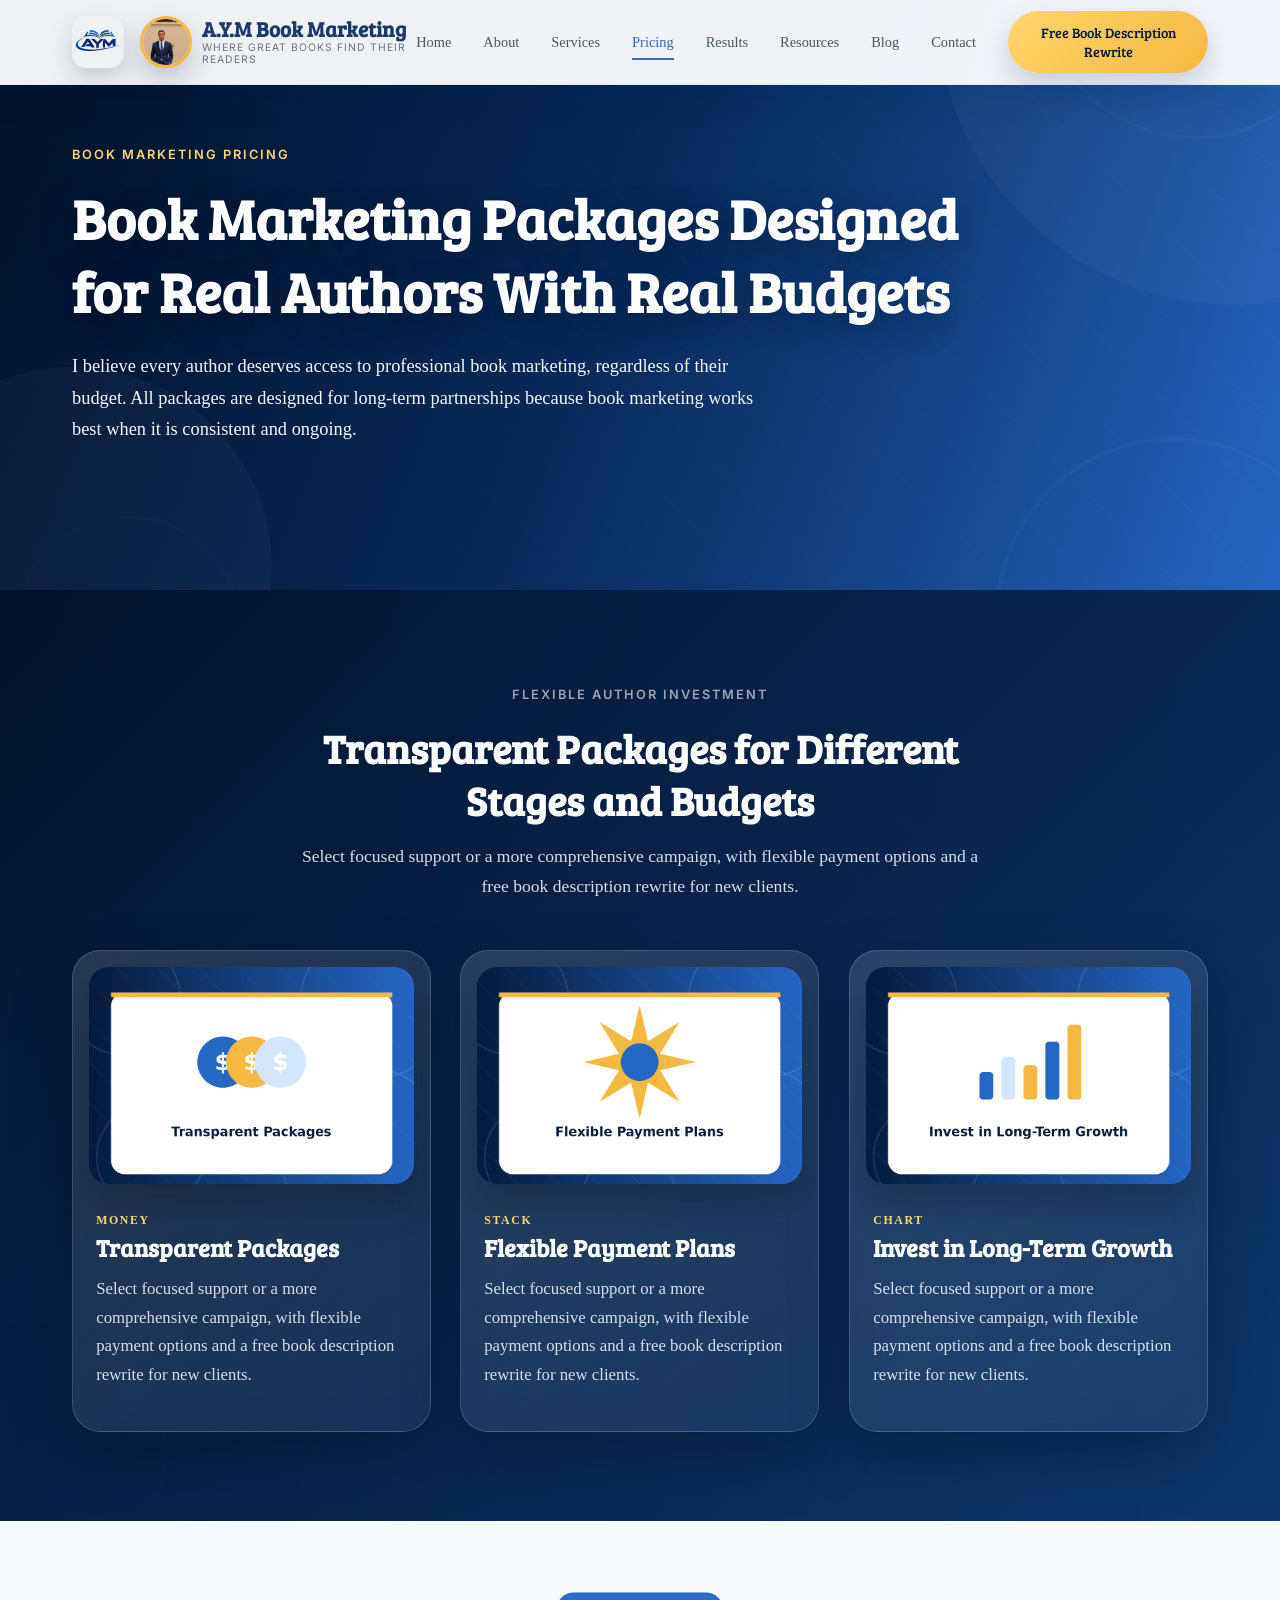
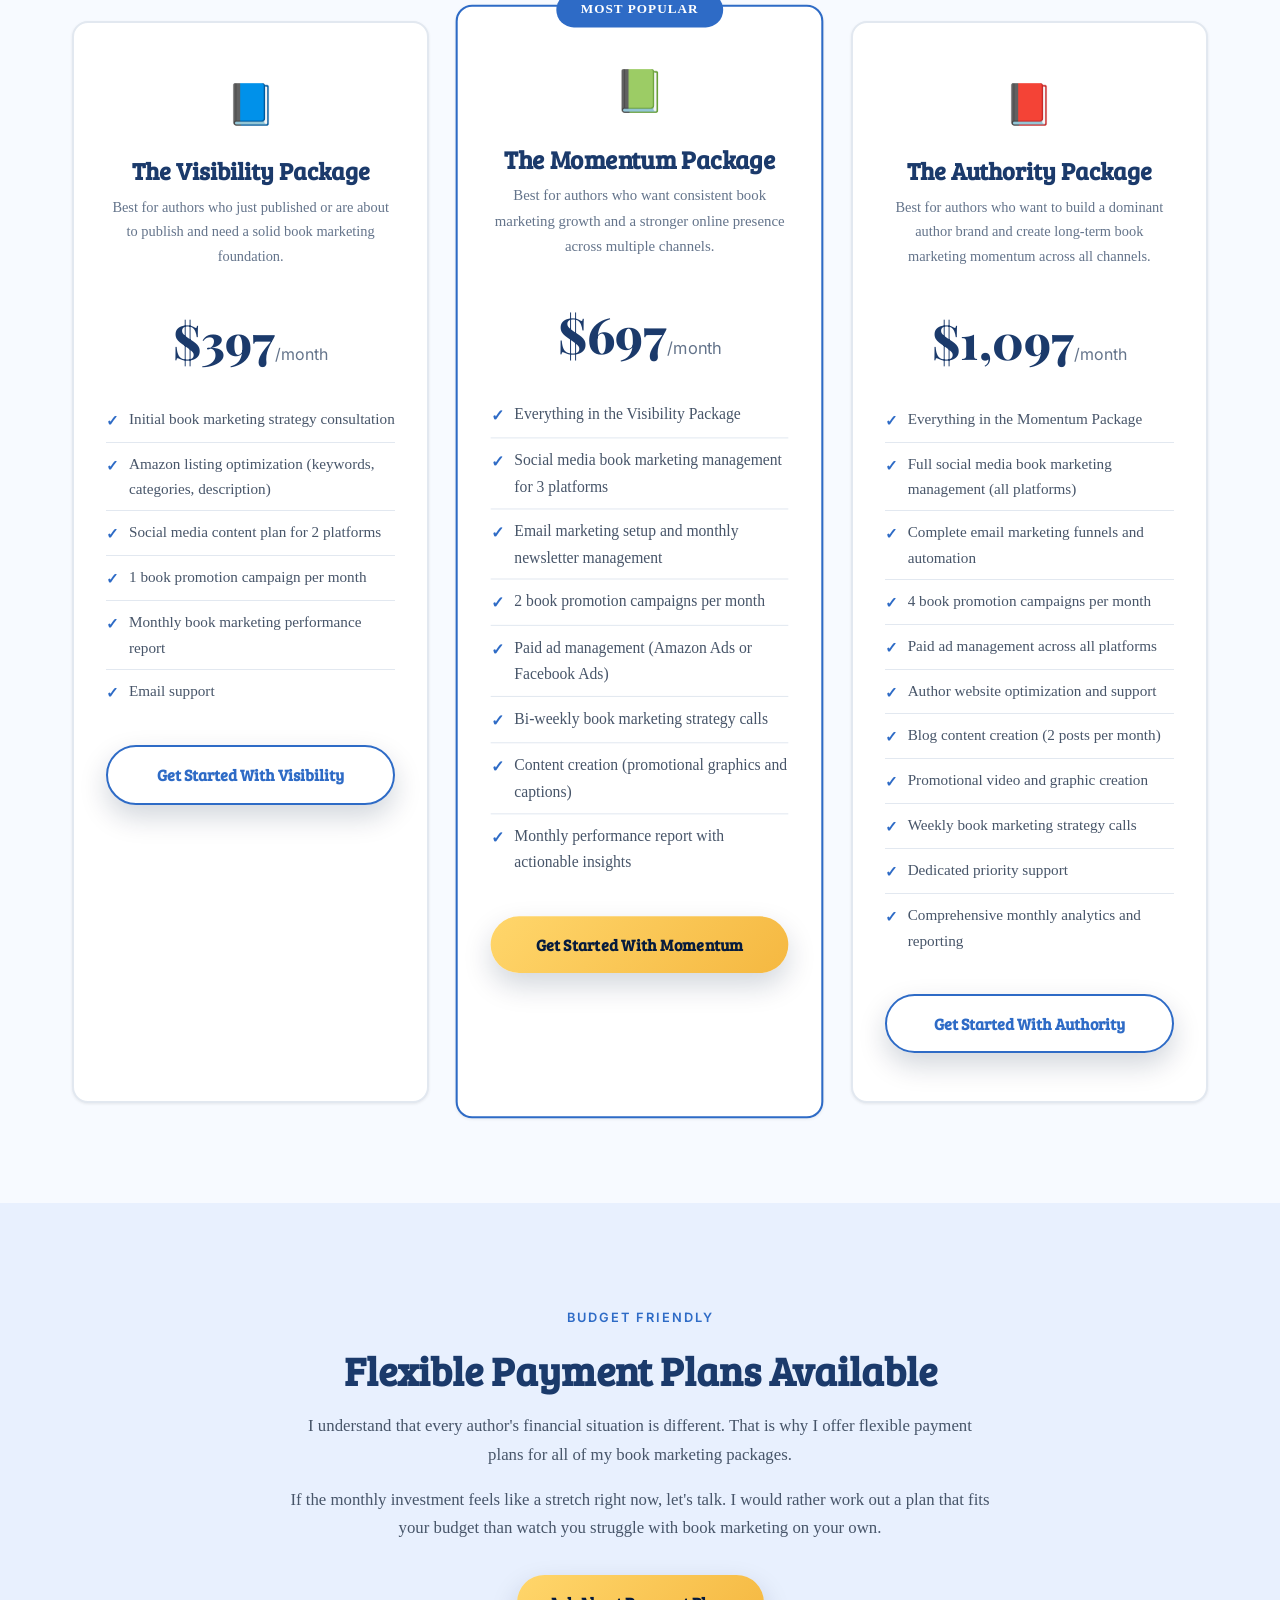
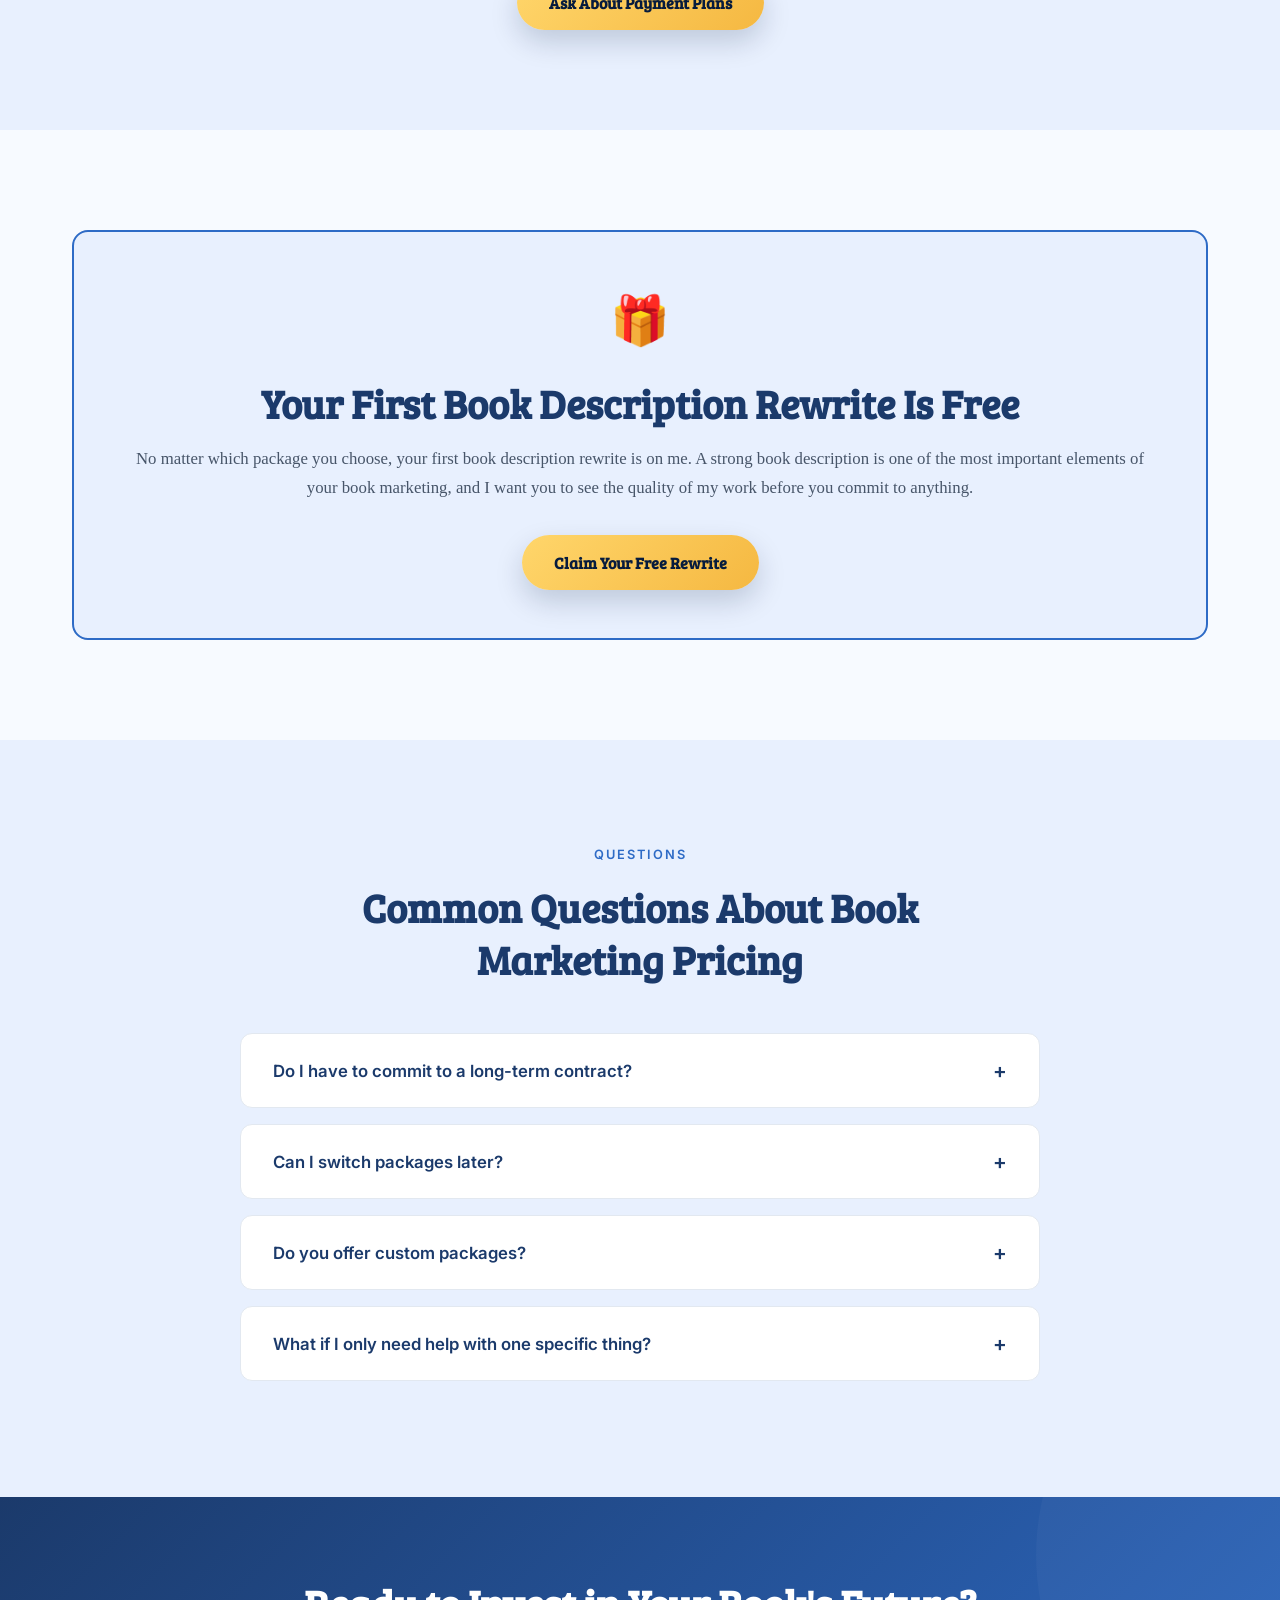
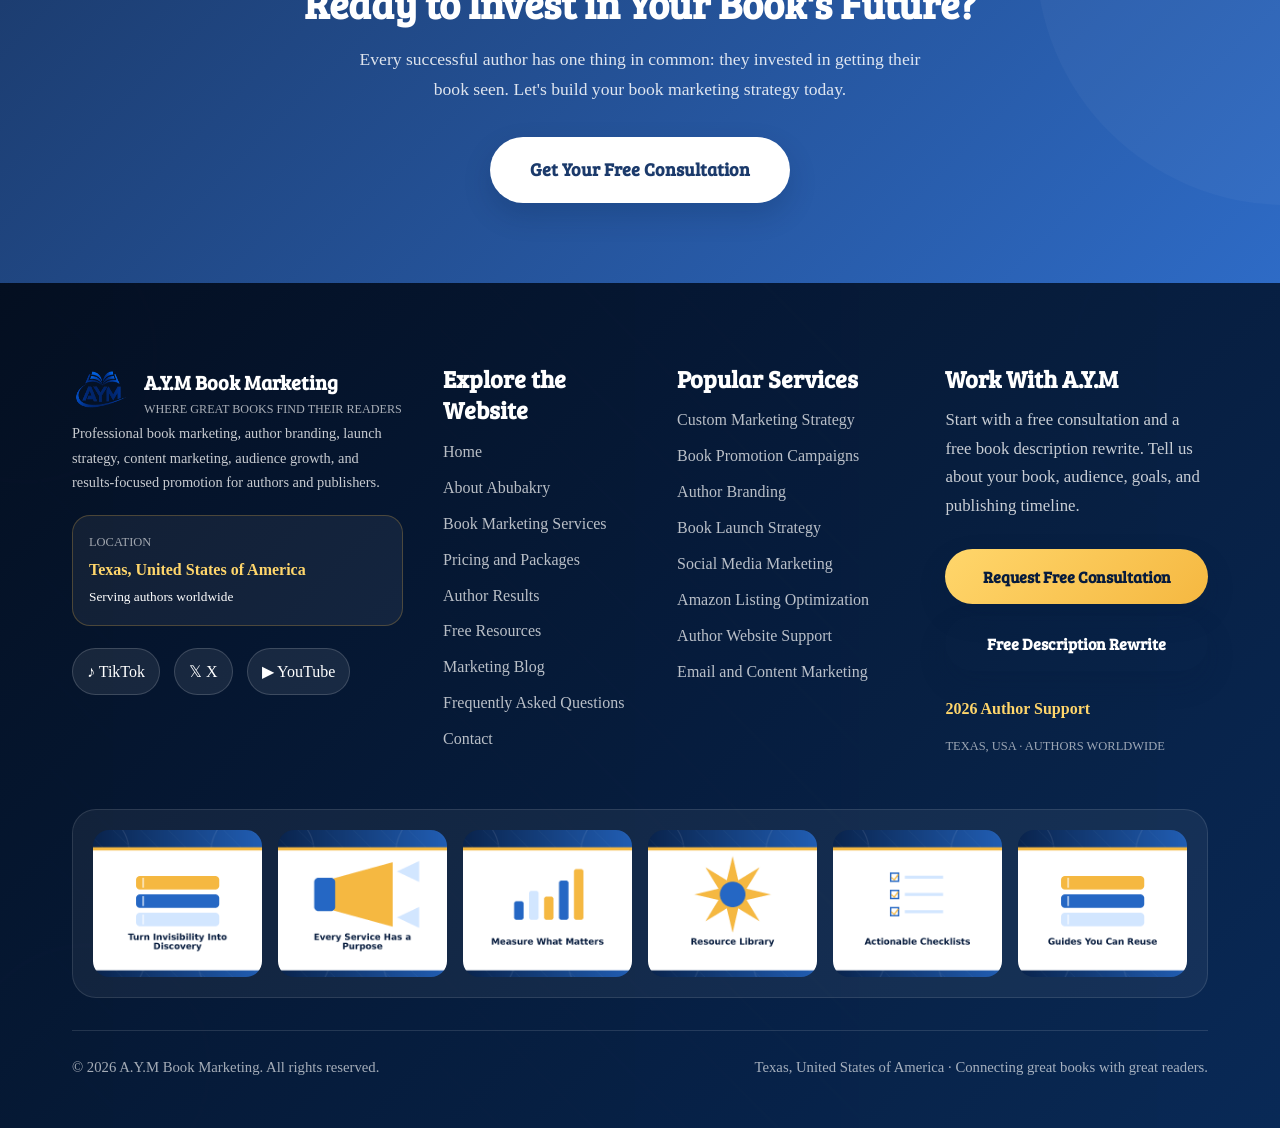
<file: pricing.html>
<!DOCTYPE html>
<html lang="en">
<head>
    <meta charset="UTF-8">
    <meta name="viewport" content="width=device-width, initial-scale=1.0">
    <meta name="description" content="Affordable book marketing packages from A.Y.M Book Marketing. Long-term partnerships, flexible payment plans, and real results for authors.">
    <meta name="keywords" content="book marketing pricing, book marketing packages, affordable book marketing, book promotion cost, author marketing pricing">
    <title>Book Marketing Pricing | Affordable Packages from A.Y.M Book Marketing</title>
    <link rel="stylesheet" href="style.css">
    <link rel="icon" href="favicon.png" type="image/png">
<link rel="preconnect" href="https://fonts.googleapis.com"><link href="https://fonts.googleapis.com/css2?family=Bree+Serif&display=swap" rel="stylesheet"></head>
<body class="aym-2026">

    <!-- HEADER -->
    <header class="header" id="header">
        <div class="container">
            <a href="index.html" class="logo"><img class="site-logo" src="logo.png" alt="A.Y.M Book Marketing logo"><img class="header-author-photo" src="author.png" alt="Abubakry Y. Mayowa, professional book marketer"><div class="logo-text">A.Y.M Book Marketing<span>Where Great Books Find Their Readers</span></div></a>
            <nav class="nav-links" id="navLinks">
                <a href="index.html">Home</a><a href="about.html">About</a><a href="services.html">Services</a><a href="pricing.html" class="active">Pricing</a><a href="results.html">Results</a><a href="resources.html">Resources</a><a href="blog.html">Blog</a><a href="contact.html">Contact</a>
                <a href="contact.html" class="header-cta">Free Book Description Rewrite</a>
            </nav>
            <button class="mobile-menu-btn" id="mobileMenuBtn" aria-label="Toggle Menu"><span></span><span></span><span></span></button>
        </div>
    </header>

    <!-- HERO -->
    <section class="hero hero-inner">
        <div class="container">
            <span class="section-label">Book Marketing Pricing</span>
            <h1>Book Marketing Packages Designed for Real Authors With Real Budgets</h1>
            <p>I believe every author deserves access to professional book marketing, regardless of their budget. All packages are designed for long-term partnerships because book marketing works best when it is consistent and ongoing.</p>
        </div>
    </section><section class="page-illustrations section-dark" data-generated="aym-update"><div class="container"><div class="section-header reveal-up"><span class="section-label">Flexible Author Investment</span><h2>Transparent Packages for Different Stages and Budgets</h2><p>Select focused support or a more comprehensive campaign, with flexible payment options and a free book description rewrite for new clients.</p></div><div class="illustration-grid"><article class="illustration-card reveal-up"><div class="illustration-frame"><img src="pricing.png" alt="Transparent Packages illustration" loading="lazy"></div><div class="illustration-copy"><span>Money</span><h3>Transparent Packages</h3><p>Select focused support or a more comprehensive campaign, with flexible payment options and a free book description rewrite for new clients.</p></div></article><article class="illustration-card reveal-up"><div class="illustration-frame"><img src="plan.png" alt="Flexible Payment Plans illustration" loading="lazy"></div><div class="illustration-copy"><span>Stack</span><h3>Flexible Payment Plans</h3><p>Select focused support or a more comprehensive campaign, with flexible payment options and a free book description rewrite for new clients.</p></div></article><article class="illustration-card reveal-up"><div class="illustration-frame"><img src="growth.png" alt="Invest in Long-Term Growth illustration" loading="lazy"></div><div class="illustration-copy"><span>Chart</span><h3>Invest in Long-Term Growth</h3><p>Select focused support or a more comprehensive campaign, with flexible payment options and a free book description rewrite for new clients.</p></div></article></div></div></section>

    <!-- PRICING CARDS -->
    <section class="section">
        <div class="container">
            <div class="grid-3">
                <!-- VISIBILITY -->
                <div class="pricing-card">
                    <div class="pricing-icon">&#128216;</div>
                    <h3>The Visibility Package</h3>
                    <p class="price-desc">Best for authors who just published or are about to publish and need a solid book marketing foundation.</p>
                    <span class="price">$397<span class="price-period">/month</span></span>
                    <ul class="pricing-features">
                        <li><span class="check">&#10003;</span> Initial book marketing strategy consultation</li>
                        <li><span class="check">&#10003;</span> Amazon listing optimization (keywords, categories, description)</li>
                        <li><span class="check">&#10003;</span> Social media content plan for 2 platforms</li>
                        <li><span class="check">&#10003;</span> 1 book promotion campaign per month</li>
                        <li><span class="check">&#10003;</span> Monthly book marketing performance report</li>
                        <li><span class="check">&#10003;</span> Email support</li>
                    </ul>
                    <a href="contact.html" class="btn btn-secondary" style="width: 100%;">Get Started With Visibility</a>
                </div>

                <!-- MOMENTUM (FEATURED) -->
                <div class="pricing-card featured">
                    <span class="pricing-badge">Most Popular</span>
                    <div class="pricing-icon">&#128215;</div>
                    <h3>The Momentum Package</h3>
                    <p class="price-desc">Best for authors who want consistent book marketing growth and a stronger online presence across multiple channels.</p>
                    <span class="price">$697<span class="price-period">/month</span></span>
                    <ul class="pricing-features">
                        <li><span class="check">&#10003;</span> Everything in the Visibility Package</li>
                        <li><span class="check">&#10003;</span> Social media book marketing management for 3 platforms</li>
                        <li><span class="check">&#10003;</span> Email marketing setup and monthly newsletter management</li>
                        <li><span class="check">&#10003;</span> 2 book promotion campaigns per month</li>
                        <li><span class="check">&#10003;</span> Paid ad management (Amazon Ads or Facebook Ads)</li>
                        <li><span class="check">&#10003;</span> Bi-weekly book marketing strategy calls</li>
                        <li><span class="check">&#10003;</span> Content creation (promotional graphics and captions)</li>
                        <li><span class="check">&#10003;</span> Monthly performance report with actionable insights</li>
                    </ul>
                    <a href="contact.html" class="btn btn-primary" style="width: 100%;">Get Started With Momentum</a>
                </div>

                <!-- AUTHORITY -->
                <div class="pricing-card">
                    <div class="pricing-icon">&#128213;</div>
                    <h3>The Authority Package</h3>
                    <p class="price-desc">Best for authors who want to build a dominant author brand and create long-term book marketing momentum across all channels.</p>
                    <span class="price">$1,097<span class="price-period">/month</span></span>
                    <ul class="pricing-features">
                        <li><span class="check">&#10003;</span> Everything in the Momentum Package</li>
                        <li><span class="check">&#10003;</span> Full social media book marketing management (all platforms)</li>
                        <li><span class="check">&#10003;</span> Complete email marketing funnels and automation</li>
                        <li><span class="check">&#10003;</span> 4 book promotion campaigns per month</li>
                        <li><span class="check">&#10003;</span> Paid ad management across all platforms</li>
                        <li><span class="check">&#10003;</span> Author website optimization and support</li>
                        <li><span class="check">&#10003;</span> Blog content creation (2 posts per month)</li>
                        <li><span class="check">&#10003;</span> Promotional video and graphic creation</li>
                        <li><span class="check">&#10003;</span> Weekly book marketing strategy calls</li>
                        <li><span class="check">&#10003;</span> Dedicated priority support</li>
                        <li><span class="check">&#10003;</span> Comprehensive monthly analytics and reporting</li>
                    </ul>
                    <a href="contact.html" class="btn btn-secondary" style="width: 100%;">Get Started With Authority</a>
                </div>
            </div>
        </div>
    </section>

    <!-- PAYMENT PLANS -->
    <section class="section section-blue">
        <div class="container">
            <div style="max-width: 700px; margin: 0 auto; text-align: center;">
                <span class="section-label">Budget Friendly</span>
                <h2>Flexible Payment Plans Available</h2>
                <p>I understand that every author's financial situation is different. That is why I offer flexible payment plans for all of my book marketing packages.</p>
                <p>If the monthly investment feels like a stretch right now, let's talk. I would rather work out a plan that fits your budget than watch you struggle with book marketing on your own.</p>
                <a href="contact.html" class="btn btn-primary" style="margin-top: 1rem;">Ask About Payment Plans</a>
            </div>
        </div>
    </section>

    <!-- FREE OFFER -->
    <section class="section">
        <div class="container">
            <div class="free-offer">
                <div class="gift-icon">&#127873;</div>
                <h2>Your First Book Description Rewrite Is Free</h2>
                <p>No matter which package you choose, your first book description rewrite is on me. A strong book description is one of the most important elements of your book marketing, and I want you to see the quality of my work before you commit to anything.</p>
                <a href="contact.html" class="btn btn-primary" style="margin-top: 1rem;">Claim Your Free Rewrite</a>
            </div>
        </div>
    </section>

    <!-- PRICING FAQ -->
    <section class="section section-blue">
        <div class="container">
            <div class="section-header">
                <span class="section-label">Questions</span>
                <h2>Common Questions About Book Marketing Pricing</h2>
            </div>
            <div style="max-width: 800px; margin: 0 auto;">
                <div class="faq-item">
                    <button class="faq-question">Do I have to commit to a long-term contract? <span class="icon">+</span></button>
                    <div class="faq-answer"><p>I focus on long-term book marketing relationships because that is what produces the best results. However, I do not lock you into contracts you are not comfortable with. We can discuss the timeline that makes sense for your goals.</p></div>
                </div>
                <div class="faq-item">
                    <button class="faq-question">Can I switch packages later? <span class="icon">+</span></button>
                    <div class="faq-answer"><p>Absolutely. As your author brand grows, your book marketing needs will change. You can upgrade or adjust your package at any time.</p></div>
                </div>
                <div class="faq-item">
                    <button class="faq-question">Do you offer custom packages? <span class="icon">+</span></button>
                    <div class="faq-answer"><p>Yes. If none of these packages feel like the perfect fit, I am happy to create a custom book marketing plan tailored to your specific needs and budget.</p></div>
                </div>
                <div class="faq-item">
                    <button class="faq-question">What if I only need help with one specific thing? <span class="icon">+</span></button>
                    <div class="faq-answer"><p>That is fine too. Reach out and tell me what you need, and I will give you an honest recommendation. Sometimes a single book marketing service is all you need to see a big improvement.</p></div>
                </div>
            </div>
        </div>
    </section>

    <!-- CTA -->
    <section class="cta-section">
        <div class="container">
            <h2>Ready to Invest in Your Book's Future?</h2>
            <p>Every successful author has one thing in common: they invested in getting their book seen. Let's build your book marketing strategy today.</p>
            <a href="contact.html" class="btn btn-white btn-lg">Get Your Free Consultation</a>
        </div>
    </section>

    <!-- FOOTER -->
    <footer class="site-footer"><div class="container"><div class="footer-grid"><div class="footer-brand"><a href="index.html" class="footer-logo"><img src="logo.png" alt="A.Y.M Book Marketing logo"><span><strong>A.Y.M Book Marketing</strong><small>Where Great Books Find Their Readers</small></span></a><p>Professional book marketing, author branding, launch strategy, content marketing, audience growth, and results-focused promotion for authors and publishers.</p><div class="footer-location"><span>Location</span><strong>Texas, United States of America</strong><small>Serving authors worldwide</small></div><div class="footer-social"><a class="social-pill" href="https://tiktok.com/@abubakryymayowa" target="_blank" rel="noopener">♪ TikTok</a><a class="social-pill" href="https://x.com/abubakrymayowa" target="_blank" rel="noopener">𝕏 X</a><a class="social-pill" href="https://youtube.com/@abubakrymayowa" target="_blank" rel="noopener">▶ YouTube</a></div></div><div class="footer-column"><h3>Explore the Website</h3><a href="index.html">Home</a><a href="about.html">About Abubakry</a><a href="services.html">Book Marketing Services</a><a href="pricing.html">Pricing and Packages</a><a href="results.html">Author Results</a><a href="resources.html">Free Resources</a><a href="blog.html">Marketing Blog</a><a href="faq.html">Frequently Asked Questions</a><a href="contact.html">Contact</a></div><div class="footer-column"><h3>Popular Services</h3><a href="services.html">Custom Marketing Strategy</a><a href="services.html">Book Promotion Campaigns</a><a href="services.html">Author Branding</a><a href="services.html">Book Launch Strategy</a><a href="services.html">Social Media Marketing</a><a href="services.html">Amazon Listing Optimization</a><a href="services.html">Author Website Support</a><a href="services.html">Email and Content Marketing</a></div><div class="footer-column footer-contact"><h3>Work With A.Y.M</h3><p>Start with a free consultation and a free book description rewrite. Tell us about your book, audience, goals, and publishing timeline.</p><a class="btn btn-gold btn-footer" href="contact.html">Request Free Consultation</a><a class="btn btn-outline-light btn-footer" href="contact.html">Free Description Rewrite</a><div class="footer-note"><strong>2026 Author Support</strong><span>Texas, USA · Authors worldwide</span></div></div></div><div class="footer-gallery"><img src="home-books.png" alt="Turn Invisibility Into Discovery" loading="lazy"><img src="service.png" alt="Every Service Has a Purpose" loading="lazy"><img src="results.png" alt="Measure What Matters" loading="lazy"><img src="resources.png" alt="Resource Library" loading="lazy"><img src="checklist.png" alt="Actionable Checklists" loading="lazy"><img src="guide.png" alt="Guides You Can Reuse" loading="lazy"></div><div class="footer-bottom"><p>© 2026 A.Y.M Book Marketing. All rights reserved.</p><p>Texas, United States of America · Connecting great books with great readers.</p></div></div></footer>

    <button class="back-to-top" id="backToTop" aria-label="Back to top">&#8593;</button>
    <script>
        const mobileMenuBtn=document.getElementById('mobileMenuBtn');const navLinks=document.getElementById('navLinks');mobileMenuBtn.addEventListener('click',()=>{navLinks.classList.toggle('active');});const header=document.getElementById('header');window.addEventListener('scroll',()=>{header.classList.toggle('scrolled',window.scrollY>50);});const backToTop=document.getElementById('backToTop');window.addEventListener('scroll',()=>{backToTop.classList.toggle('visible',window.scrollY>500);});backToTop.addEventListener('click',()=>{window.scrollTo({top:0,behavior:'smooth'});});
        // FAQ Accordion
        document.querySelectorAll('.faq-question').forEach(btn=>{btn.addEventListener('click',()=>{const item=btn.parentElement;item.classList.toggle('active');});});
    </script>

</body>
</html>
</file>
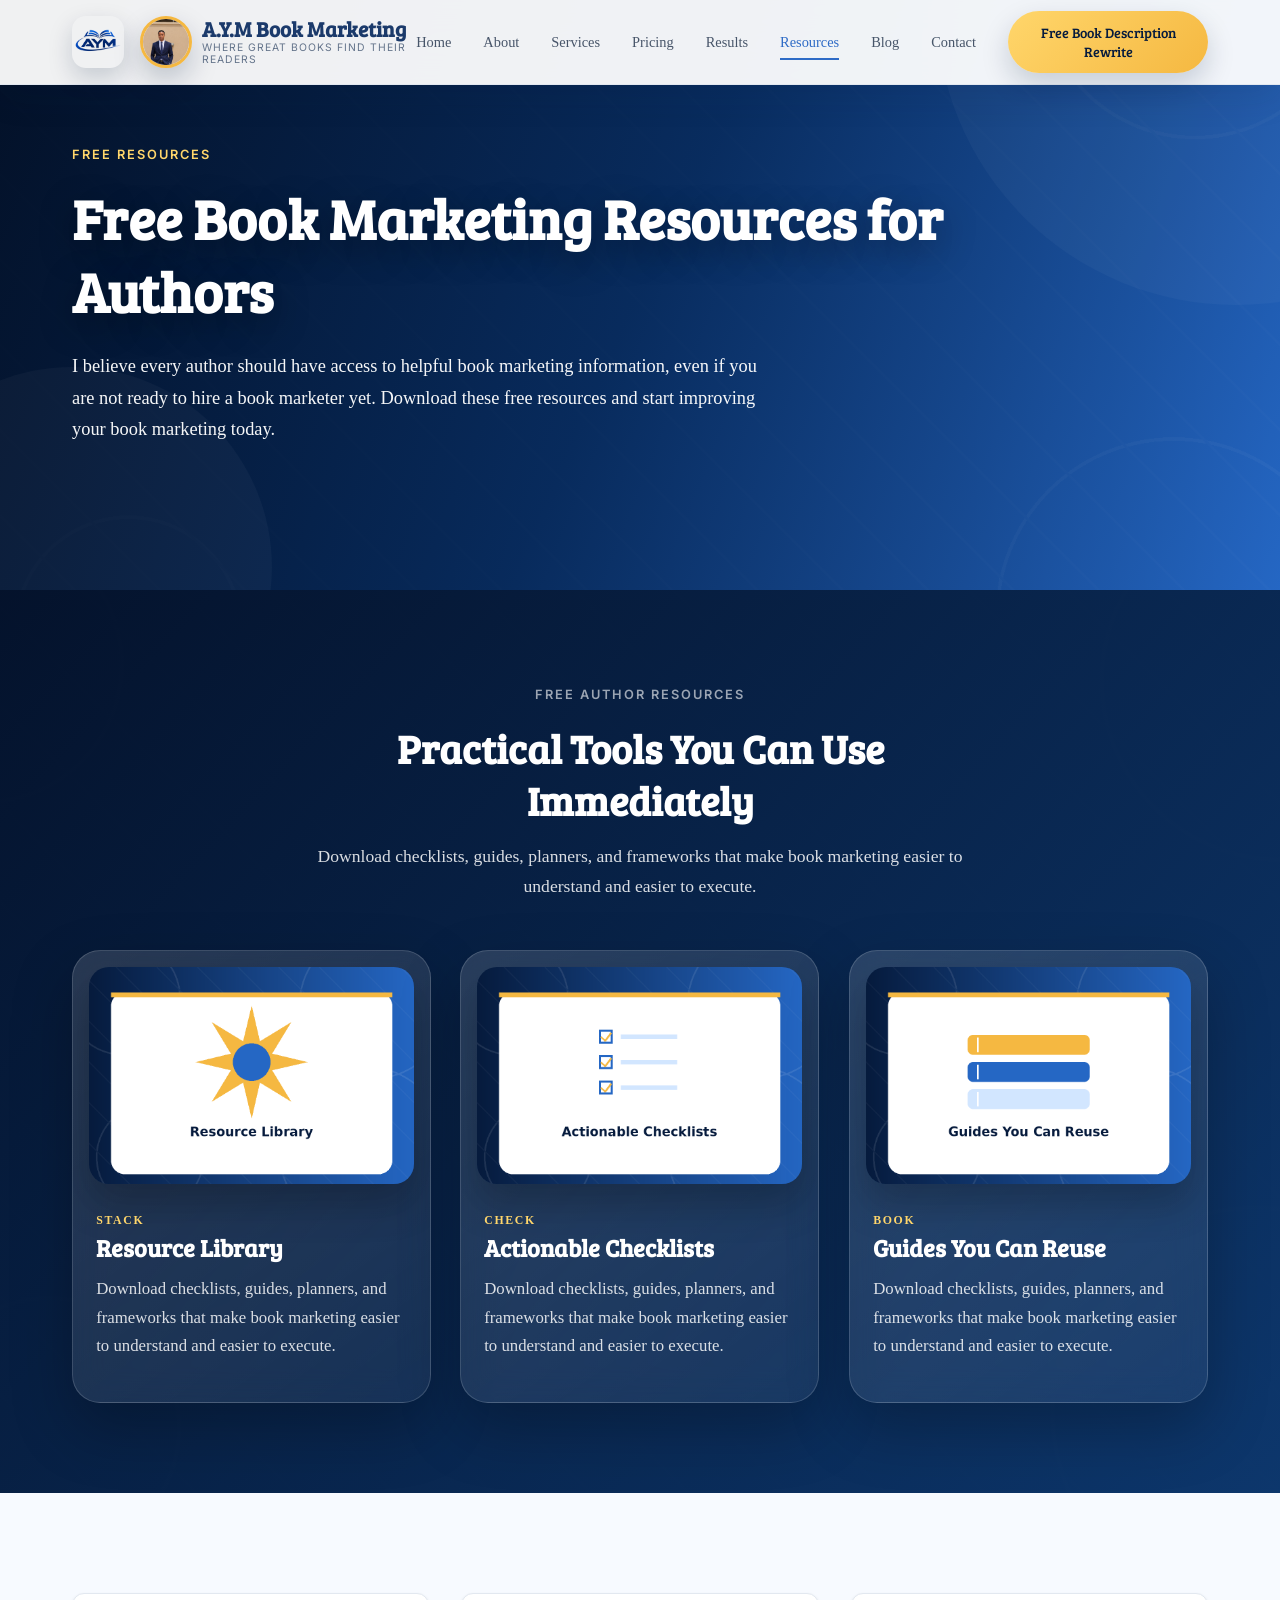
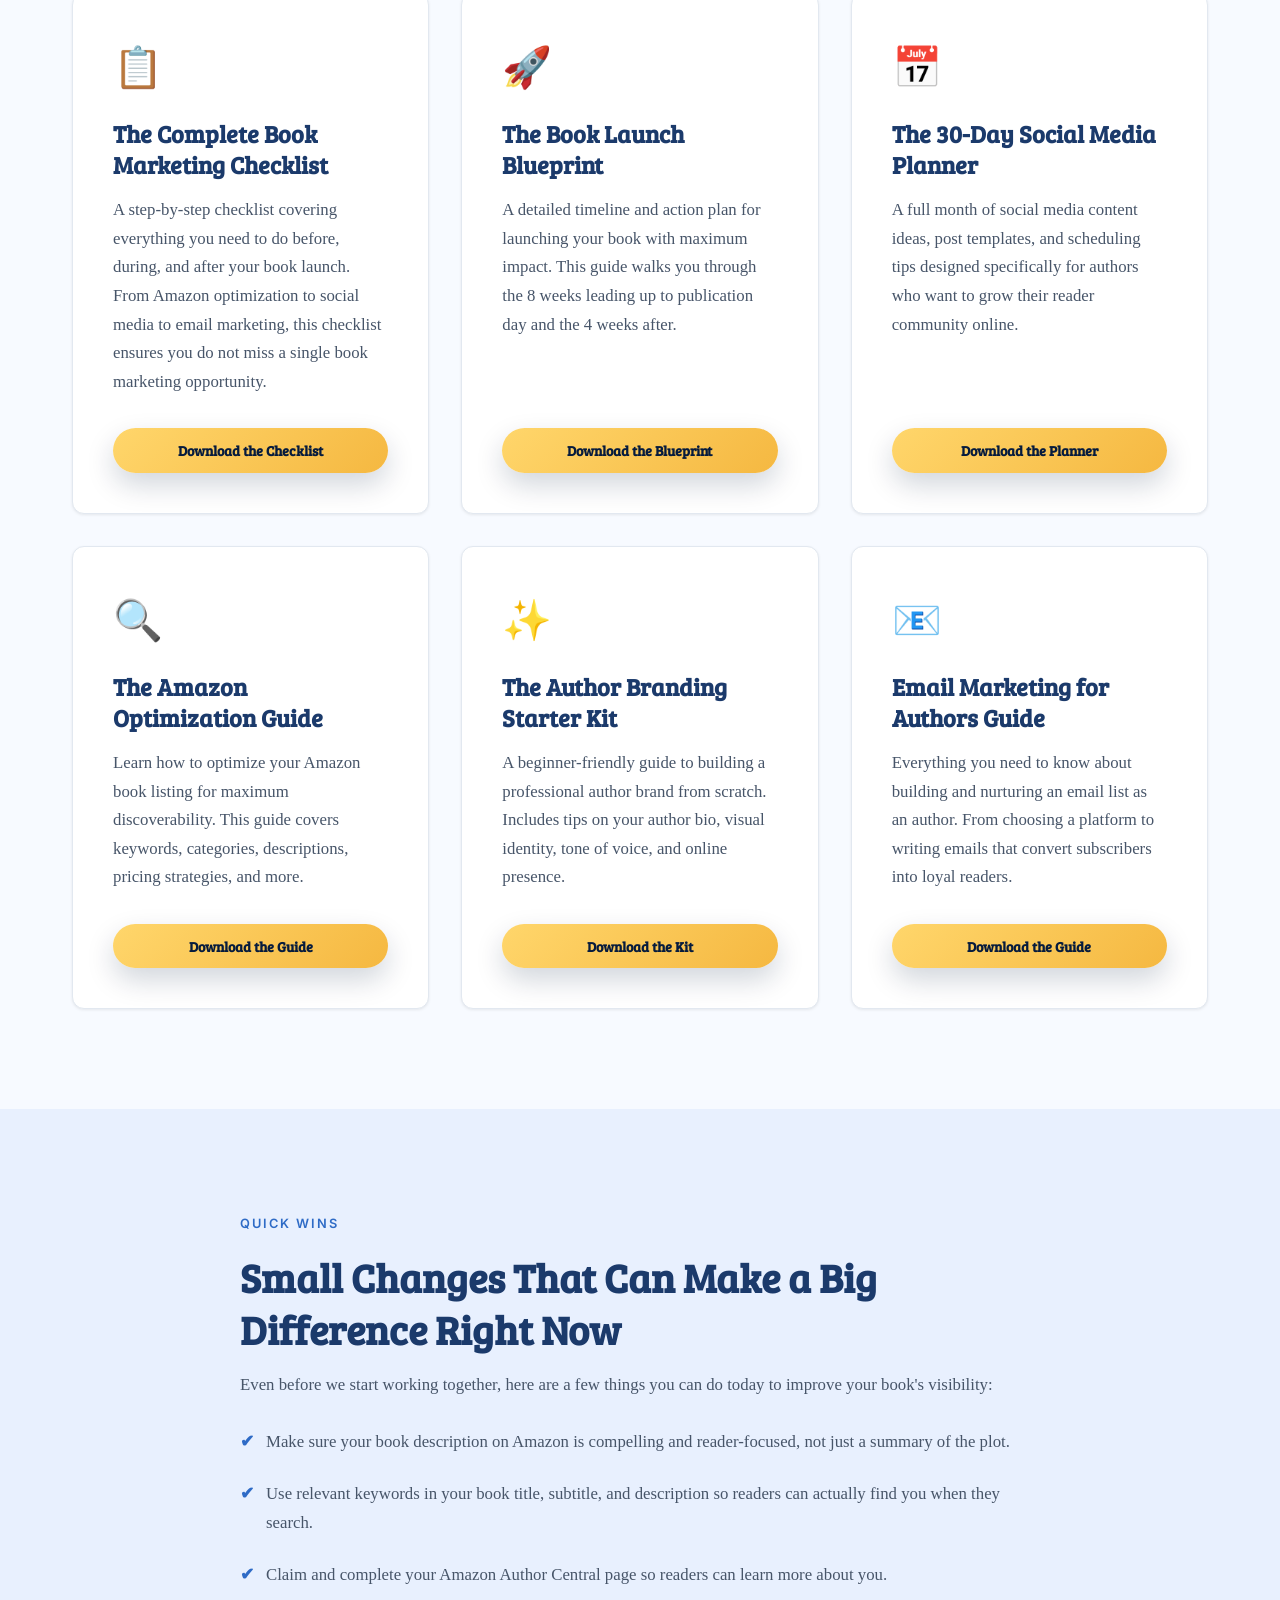
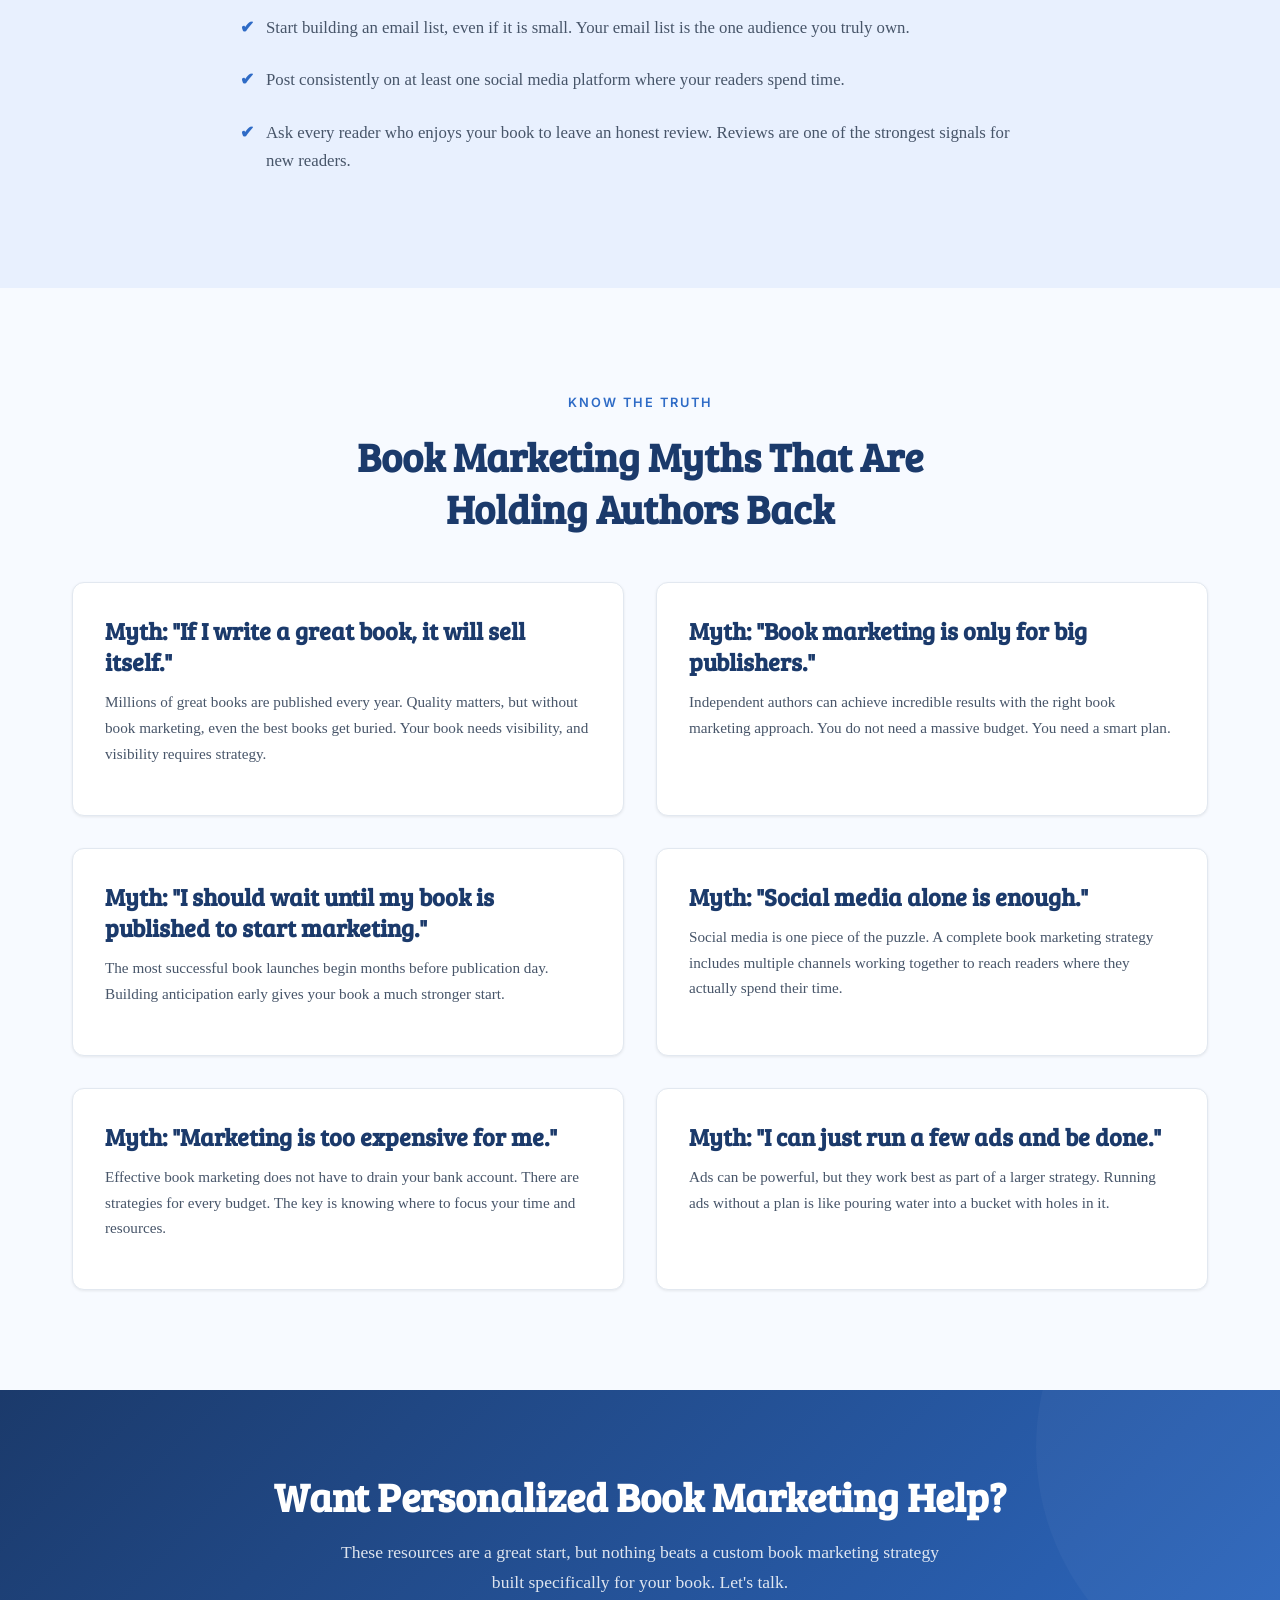
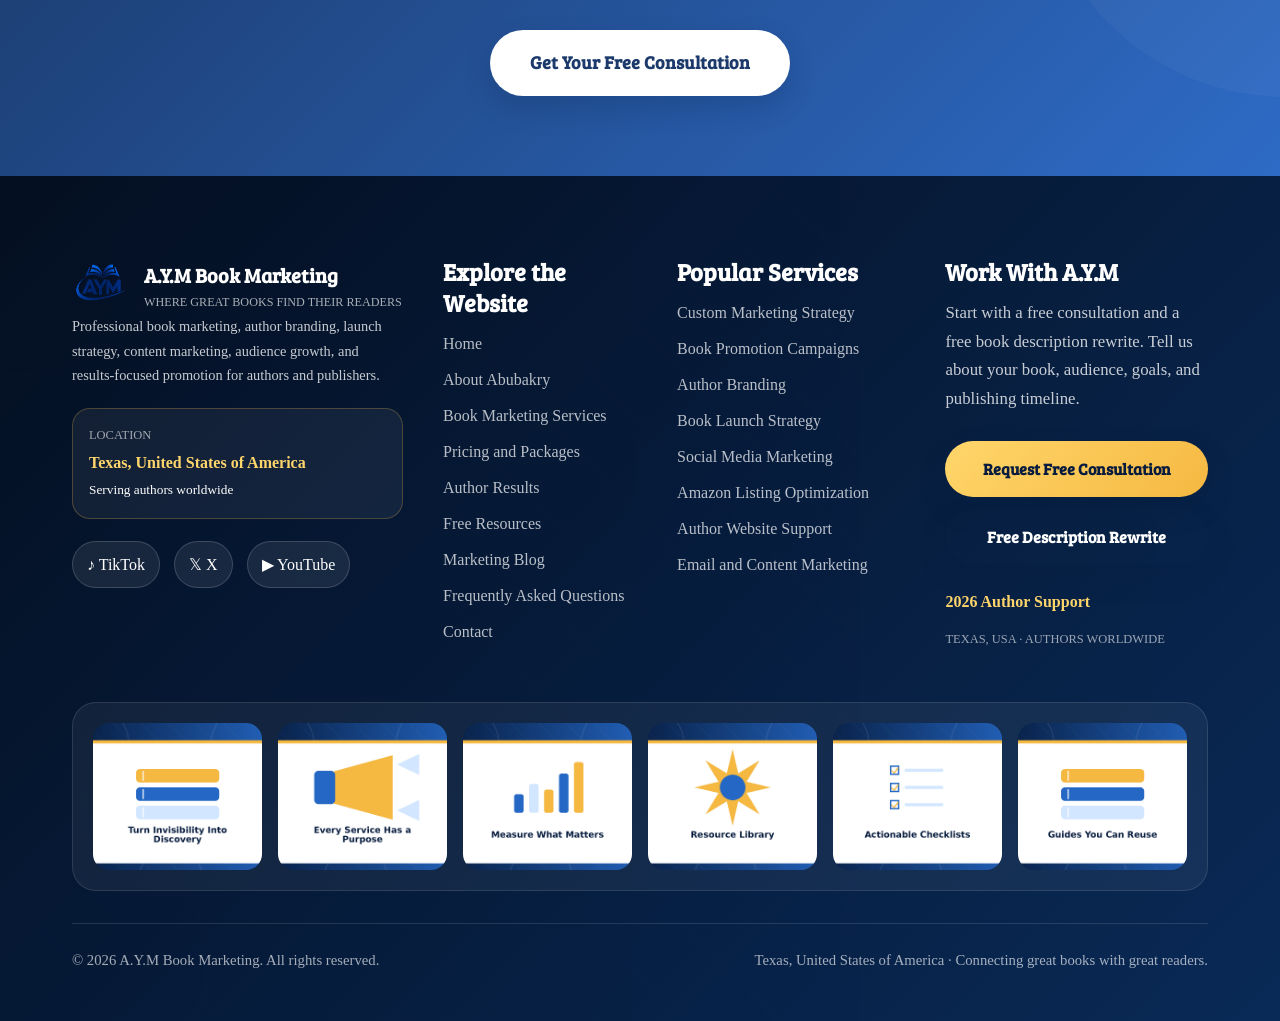
<file: resources.html>
<!DOCTYPE html>
<html lang="en">
<head>
    <meta charset="UTF-8">
    <meta name="viewport" content="width=device-width, initial-scale=1.0">
    <meta name="description" content="Free book marketing resources for authors from A.Y.M Book Marketing. Checklists, guides, planners, and tools to help you market your book.">
    <meta name="keywords" content="free book marketing resources, author marketing checklist, book launch guide, social media planner for authors, amazon book optimization guide">
    <title>Free Author Resources | A.Y.M Book Marketing</title>
    <link rel="stylesheet" href="style.css">
    <link rel="icon" href="favicon.png" type="image/png">
<link rel="preconnect" href="https://fonts.googleapis.com"><link href="https://fonts.googleapis.com/css2?family=Bree+Serif&display=swap" rel="stylesheet"></head>
<body class="aym-2026">

    <!-- HEADER -->
    <header class="header" id="header">
        <div class="container">
            <a href="index.html" class="logo"><img class="site-logo" src="logo.png" alt="A.Y.M Book Marketing logo"><img class="header-author-photo" src="author.png" alt="Abubakry Y. Mayowa, professional book marketer"><div class="logo-text">A.Y.M Book Marketing<span>Where Great Books Find Their Readers</span></div></a>
            <nav class="nav-links" id="navLinks">
                <a href="index.html">Home</a><a href="about.html">About</a><a href="services.html">Services</a><a href="pricing.html">Pricing</a><a href="results.html">Results</a><a href="resources.html" class="active">Resources</a><a href="blog.html">Blog</a><a href="contact.html">Contact</a>
                <a href="contact.html" class="header-cta">Free Book Description Rewrite</a>
            </nav>
            <button class="mobile-menu-btn" id="mobileMenuBtn" aria-label="Toggle Menu"><span></span><span></span><span></span></button>
        </div>
    </header>

    <!-- HERO -->
    <section class="hero hero-inner">
        <div class="container">
            <span class="section-label">Free Resources</span>
            <h1>Free Book Marketing Resources for Authors</h1>
            <p>I believe every author should have access to helpful book marketing information, even if you are not ready to hire a book marketer yet. Download these free resources and start improving your book marketing today.</p>
        </div>
    </section><section class="page-illustrations section-dark" data-generated="aym-update"><div class="container"><div class="section-header reveal-up"><span class="section-label">Free Author Resources</span><h2>Practical Tools You Can Use Immediately</h2><p>Download checklists, guides, planners, and frameworks that make book marketing easier to understand and easier to execute.</p></div><div class="illustration-grid"><article class="illustration-card reveal-up"><div class="illustration-frame"><img src="resources.png" alt="Resource Library illustration" loading="lazy"></div><div class="illustration-copy"><span>Stack</span><h3>Resource Library</h3><p>Download checklists, guides, planners, and frameworks that make book marketing easier to understand and easier to execute.</p></div></article><article class="illustration-card reveal-up"><div class="illustration-frame"><img src="checklist.png" alt="Actionable Checklists illustration" loading="lazy"></div><div class="illustration-copy"><span>Check</span><h3>Actionable Checklists</h3><p>Download checklists, guides, planners, and frameworks that make book marketing easier to understand and easier to execute.</p></div></article><article class="illustration-card reveal-up"><div class="illustration-frame"><img src="guide.png" alt="Guides You Can Reuse illustration" loading="lazy"></div><div class="illustration-copy"><span>Book</span><h3>Guides You Can Reuse</h3><p>Download checklists, guides, planners, and frameworks that make book marketing easier to understand and easier to execute.</p></div></article></div></div></section>

    <!-- RESOURCES GRID -->
    <section class="section">
        <div class="container">
            <div class="grid-3">
                <div class="resource-card">
                    <div class="resource-icon">&#128203;</div>
                    <h3>The Complete Book Marketing Checklist</h3>
                    <p>A step-by-step checklist covering everything you need to do before, during, and after your book launch. From Amazon optimization to social media to email marketing, this checklist ensures you do not miss a single book marketing opportunity.</p>
                    <a href="contact.html" class="btn btn-primary btn-sm" style="margin-top: 1rem;">Download the Checklist</a>
                </div>
                <div class="resource-card">
                    <div class="resource-icon">&#128640;</div>
                    <h3>The Book Launch Blueprint</h3>
                    <p>A detailed timeline and action plan for launching your book with maximum impact. This guide walks you through the 8 weeks leading up to publication day and the 4 weeks after.</p>
                    <a href="contact.html" class="btn btn-primary btn-sm" style="margin-top: 1rem;">Download the Blueprint</a>
                </div>
                <div class="resource-card">
                    <div class="resource-icon">&#128197;</div>
                    <h3>The 30-Day Social Media Planner</h3>
                    <p>A full month of social media content ideas, post templates, and scheduling tips designed specifically for authors who want to grow their reader community online.</p>
                    <a href="contact.html" class="btn btn-primary btn-sm" style="margin-top: 1rem;">Download the Planner</a>
                </div>
                <div class="resource-card">
                    <div class="resource-icon">&#128269;</div>
                    <h3>The Amazon Optimization Guide</h3>
                    <p>Learn how to optimize your Amazon book listing for maximum discoverability. This guide covers keywords, categories, descriptions, pricing strategies, and more.</p>
                    <a href="contact.html" class="btn btn-primary btn-sm" style="margin-top: 1rem;">Download the Guide</a>
                </div>
                <div class="resource-card">
                    <div class="resource-icon">&#10024;</div>
                    <h3>The Author Branding Starter Kit</h3>
                    <p>A beginner-friendly guide to building a professional author brand from scratch. Includes tips on your author bio, visual identity, tone of voice, and online presence.</p>
                    <a href="contact.html" class="btn btn-primary btn-sm" style="margin-top: 1rem;">Download the Kit</a>
                </div>
                <div class="resource-card">
                    <div class="resource-icon">&#128231;</div>
                    <h3>Email Marketing for Authors Guide</h3>
                    <p>Everything you need to know about building and nurturing an email list as an author. From choosing a platform to writing emails that convert subscribers into loyal readers.</p>
                    <a href="contact.html" class="btn btn-primary btn-sm" style="margin-top: 1rem;">Download the Guide</a>
                </div>
            </div>
        </div>
    </section>

    <!-- QUICK WINS -->
    <section class="section section-blue">
        <div class="container">
            <div style="max-width: 800px; margin: 0 auto;">
                <span class="section-label">Quick Wins</span>
                <h2>Small Changes That Can Make a Big Difference Right Now</h2>
                <p>Even before we start working together, here are a few things you can do today to improve your book's visibility:</p>
                <ul style="list-style: none; padding: 0;">
                    <li style="display: flex; align-items: flex-start; gap: 12px; padding: 12px 0; font-size: 1.05rem; color: var(--text-medium);"><span style="color: var(--medium-blue); font-weight: 700; flex-shrink: 0;">&#10004;</span> Make sure your book description on Amazon is compelling and reader-focused, not just a summary of the plot.</li>
                    <li style="display: flex; align-items: flex-start; gap: 12px; padding: 12px 0; font-size: 1.05rem; color: var(--text-medium);"><span style="color: var(--medium-blue); font-weight: 700; flex-shrink: 0;">&#10004;</span> Use relevant keywords in your book title, subtitle, and description so readers can actually find you when they search.</li>
                    <li style="display: flex; align-items: flex-start; gap: 12px; padding: 12px 0; font-size: 1.05rem; color: var(--text-medium);"><span style="color: var(--medium-blue); font-weight: 700; flex-shrink: 0;">&#10004;</span> Claim and complete your Amazon Author Central page so readers can learn more about you.</li>
                    <li style="display: flex; align-items: flex-start; gap: 12px; padding: 12px 0; font-size: 1.05rem; color: var(--text-medium);"><span style="color: var(--medium-blue); font-weight: 700; flex-shrink: 0;">&#10004;</span> Start building an email list, even if it is small. Your email list is the one audience you truly own.</li>
                    <li style="display: flex; align-items: flex-start; gap: 12px; padding: 12px 0; font-size: 1.05rem; color: var(--text-medium);"><span style="color: var(--medium-blue); font-weight: 700; flex-shrink: 0;">&#10004;</span> Post consistently on at least one social media platform where your readers spend time.</li>
                    <li style="display: flex; align-items: flex-start; gap: 12px; padding: 12px 0; font-size: 1.05rem; color: var(--text-medium);"><span style="color: var(--medium-blue); font-weight: 700; flex-shrink: 0;">&#10004;</span> Ask every reader who enjoys your book to leave an honest review. Reviews are one of the strongest signals for new readers.</li>
                </ul>
            </div>
        </div>
    </section>

    <!-- MYTHS -->
    <section class="section">
        <div class="container">
            <div class="section-header">
                <span class="section-label">Know The Truth</span>
                <h2>Book Marketing Myths That Are Holding Authors Back</h2>
            </div>
            <div class="grid-2">
                <div class="card">
                    <h3>Myth: "If I write a great book, it will sell itself."</h3>
                    <p>Millions of great books are published every year. Quality matters, but without book marketing, even the best books get buried. Your book needs visibility, and visibility requires strategy.</p>
                </div>
                <div class="card">
                    <h3>Myth: "Book marketing is only for big publishers."</h3>
                    <p>Independent authors can achieve incredible results with the right book marketing approach. You do not need a massive budget. You need a smart plan.</p>
                </div>
                <div class="card">
                    <h3>Myth: "I should wait until my book is published to start marketing."</h3>
                    <p>The most successful book launches begin months before publication day. Building anticipation early gives your book a much stronger start.</p>
                </div>
                <div class="card">
                    <h3>Myth: "Social media alone is enough."</h3>
                    <p>Social media is one piece of the puzzle. A complete book marketing strategy includes multiple channels working together to reach readers where they actually spend their time.</p>
                </div>
                <div class="card">
                    <h3>Myth: "Marketing is too expensive for me."</h3>
                    <p>Effective book marketing does not have to drain your bank account. There are strategies for every budget. The key is knowing where to focus your time and resources.</p>
                </div>
                <div class="card">
                    <h3>Myth: "I can just run a few ads and be done."</h3>
                    <p>Ads can be powerful, but they work best as part of a larger strategy. Running ads without a plan is like pouring water into a bucket with holes in it.</p>
                </div>
            </div>
        </div>
    </section>

    <!-- CTA -->
    <section class="cta-section">
        <div class="container">
            <h2>Want Personalized Book Marketing Help?</h2>
            <p>These resources are a great start, but nothing beats a custom book marketing strategy built specifically for your book. Let's talk.</p>
            <a href="contact.html" class="btn btn-white btn-lg">Get Your Free Consultation</a>
        </div>
    </section>

    <!-- FOOTER -->
    <footer class="site-footer"><div class="container"><div class="footer-grid"><div class="footer-brand"><a href="index.html" class="footer-logo"><img src="logo.png" alt="A.Y.M Book Marketing logo"><span><strong>A.Y.M Book Marketing</strong><small>Where Great Books Find Their Readers</small></span></a><p>Professional book marketing, author branding, launch strategy, content marketing, audience growth, and results-focused promotion for authors and publishers.</p><div class="footer-location"><span>Location</span><strong>Texas, United States of America</strong><small>Serving authors worldwide</small></div><div class="footer-social"><a class="social-pill" href="https://tiktok.com/@abubakryymayowa" target="_blank" rel="noopener">♪ TikTok</a><a class="social-pill" href="https://x.com/abubakrymayowa" target="_blank" rel="noopener">𝕏 X</a><a class="social-pill" href="https://youtube.com/@abubakrymayowa" target="_blank" rel="noopener">▶ YouTube</a></div></div><div class="footer-column"><h3>Explore the Website</h3><a href="index.html">Home</a><a href="about.html">About Abubakry</a><a href="services.html">Book Marketing Services</a><a href="pricing.html">Pricing and Packages</a><a href="results.html">Author Results</a><a href="resources.html">Free Resources</a><a href="blog.html">Marketing Blog</a><a href="faq.html">Frequently Asked Questions</a><a href="contact.html">Contact</a></div><div class="footer-column"><h3>Popular Services</h3><a href="services.html">Custom Marketing Strategy</a><a href="services.html">Book Promotion Campaigns</a><a href="services.html">Author Branding</a><a href="services.html">Book Launch Strategy</a><a href="services.html">Social Media Marketing</a><a href="services.html">Amazon Listing Optimization</a><a href="services.html">Author Website Support</a><a href="services.html">Email and Content Marketing</a></div><div class="footer-column footer-contact"><h3>Work With A.Y.M</h3><p>Start with a free consultation and a free book description rewrite. Tell us about your book, audience, goals, and publishing timeline.</p><a class="btn btn-gold btn-footer" href="contact.html">Request Free Consultation</a><a class="btn btn-outline-light btn-footer" href="contact.html">Free Description Rewrite</a><div class="footer-note"><strong>2026 Author Support</strong><span>Texas, USA · Authors worldwide</span></div></div></div><div class="footer-gallery"><img src="home-books.png" alt="Turn Invisibility Into Discovery" loading="lazy"><img src="service.png" alt="Every Service Has a Purpose" loading="lazy"><img src="results.png" alt="Measure What Matters" loading="lazy"><img src="resources.png" alt="Resource Library" loading="lazy"><img src="checklist.png" alt="Actionable Checklists" loading="lazy"><img src="guide.png" alt="Guides You Can Reuse" loading="lazy"></div><div class="footer-bottom"><p>© 2026 A.Y.M Book Marketing. All rights reserved.</p><p>Texas, United States of America · Connecting great books with great readers.</p></div></div></footer>

    <button class="back-to-top" id="backToTop" aria-label="Back to top">&#8593;</button>
    <script>
        const mobileMenuBtn=document.getElementById('mobileMenuBtn');const navLinks=document.getElementById('navLinks');mobileMenuBtn.addEventListener('click',()=>{navLinks.classList.toggle('active');});const header=document.getElementById('header');window.addEventListener('scroll',()=>{header.classList.toggle('scrolled',window.scrollY>50);});const backToTop=document.getElementById('backToTop');window.addEventListener('scroll',()=>{backToTop.classList.toggle('visible',window.scrollY>500);});backToTop.addEventListener('click',()=>{window.scrollTo({top:0,behavior:'smooth'});});
    </script>

</body>
</html>
</file>
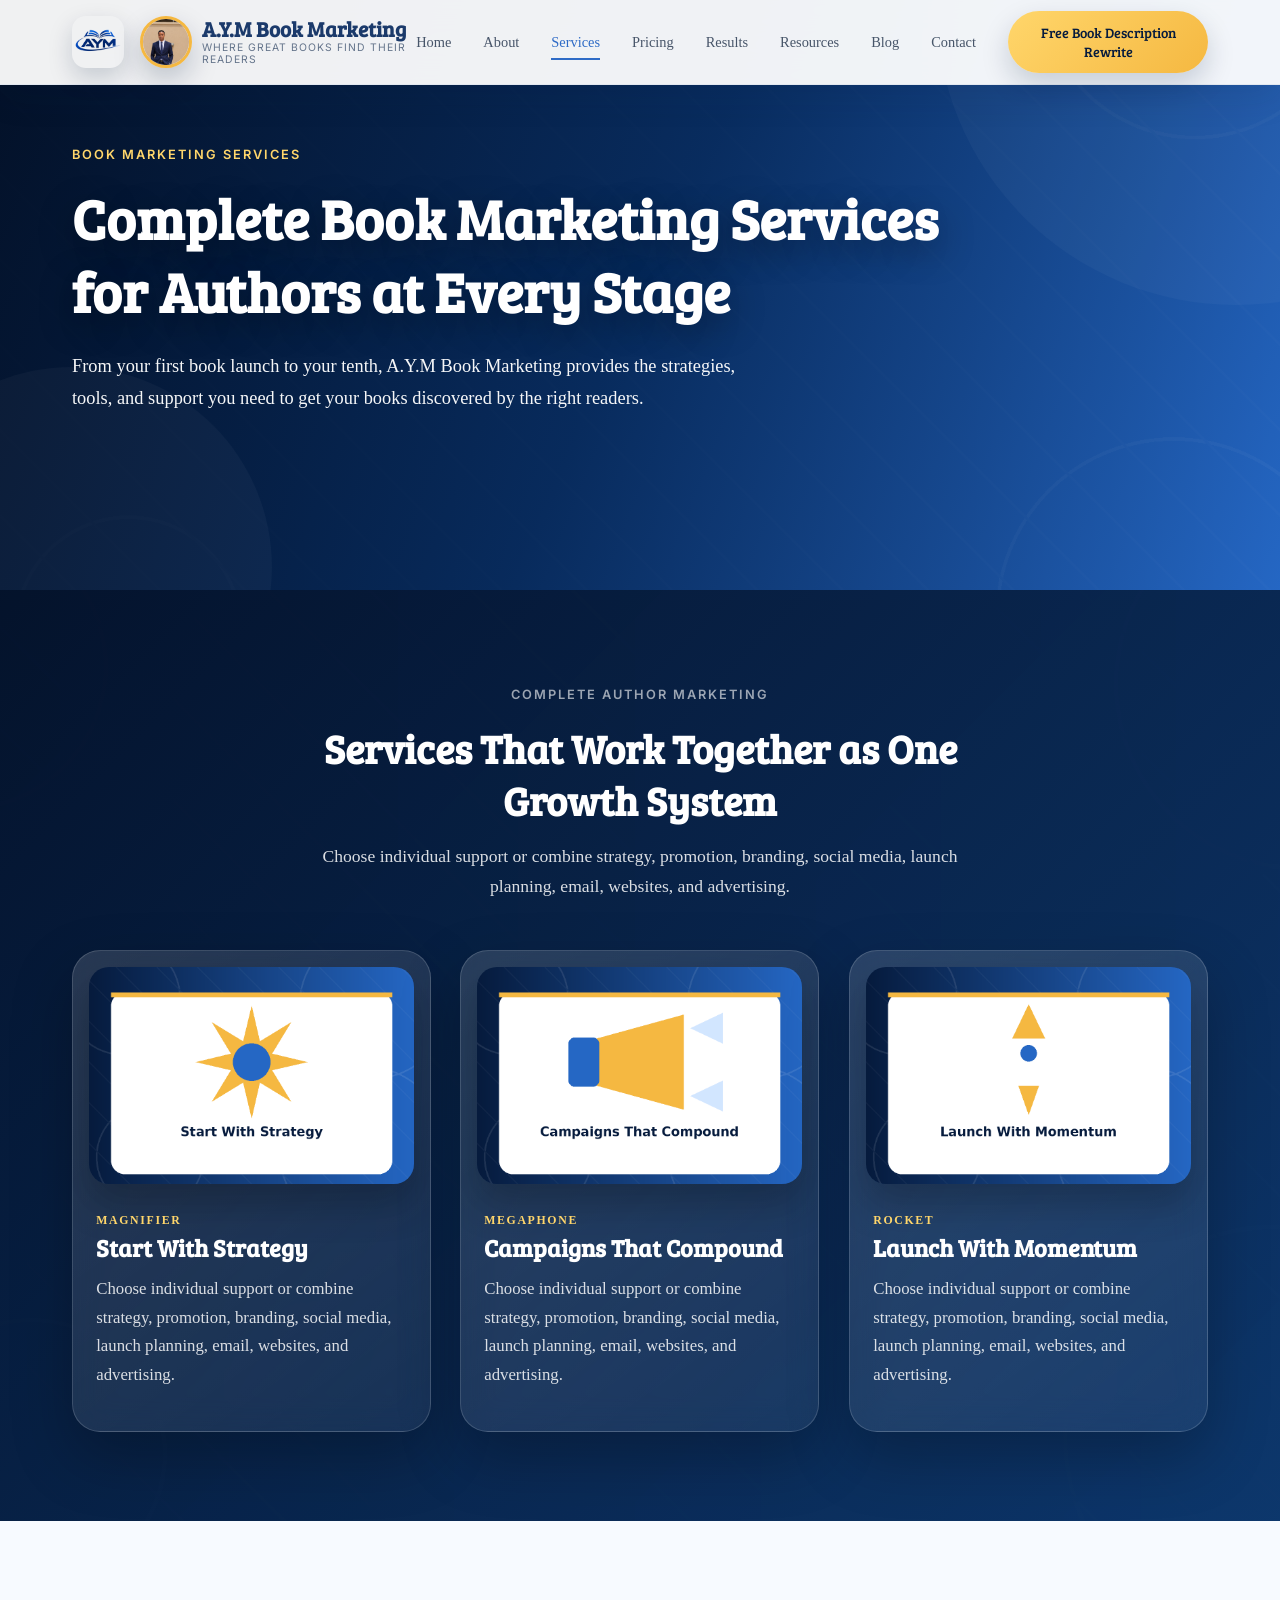
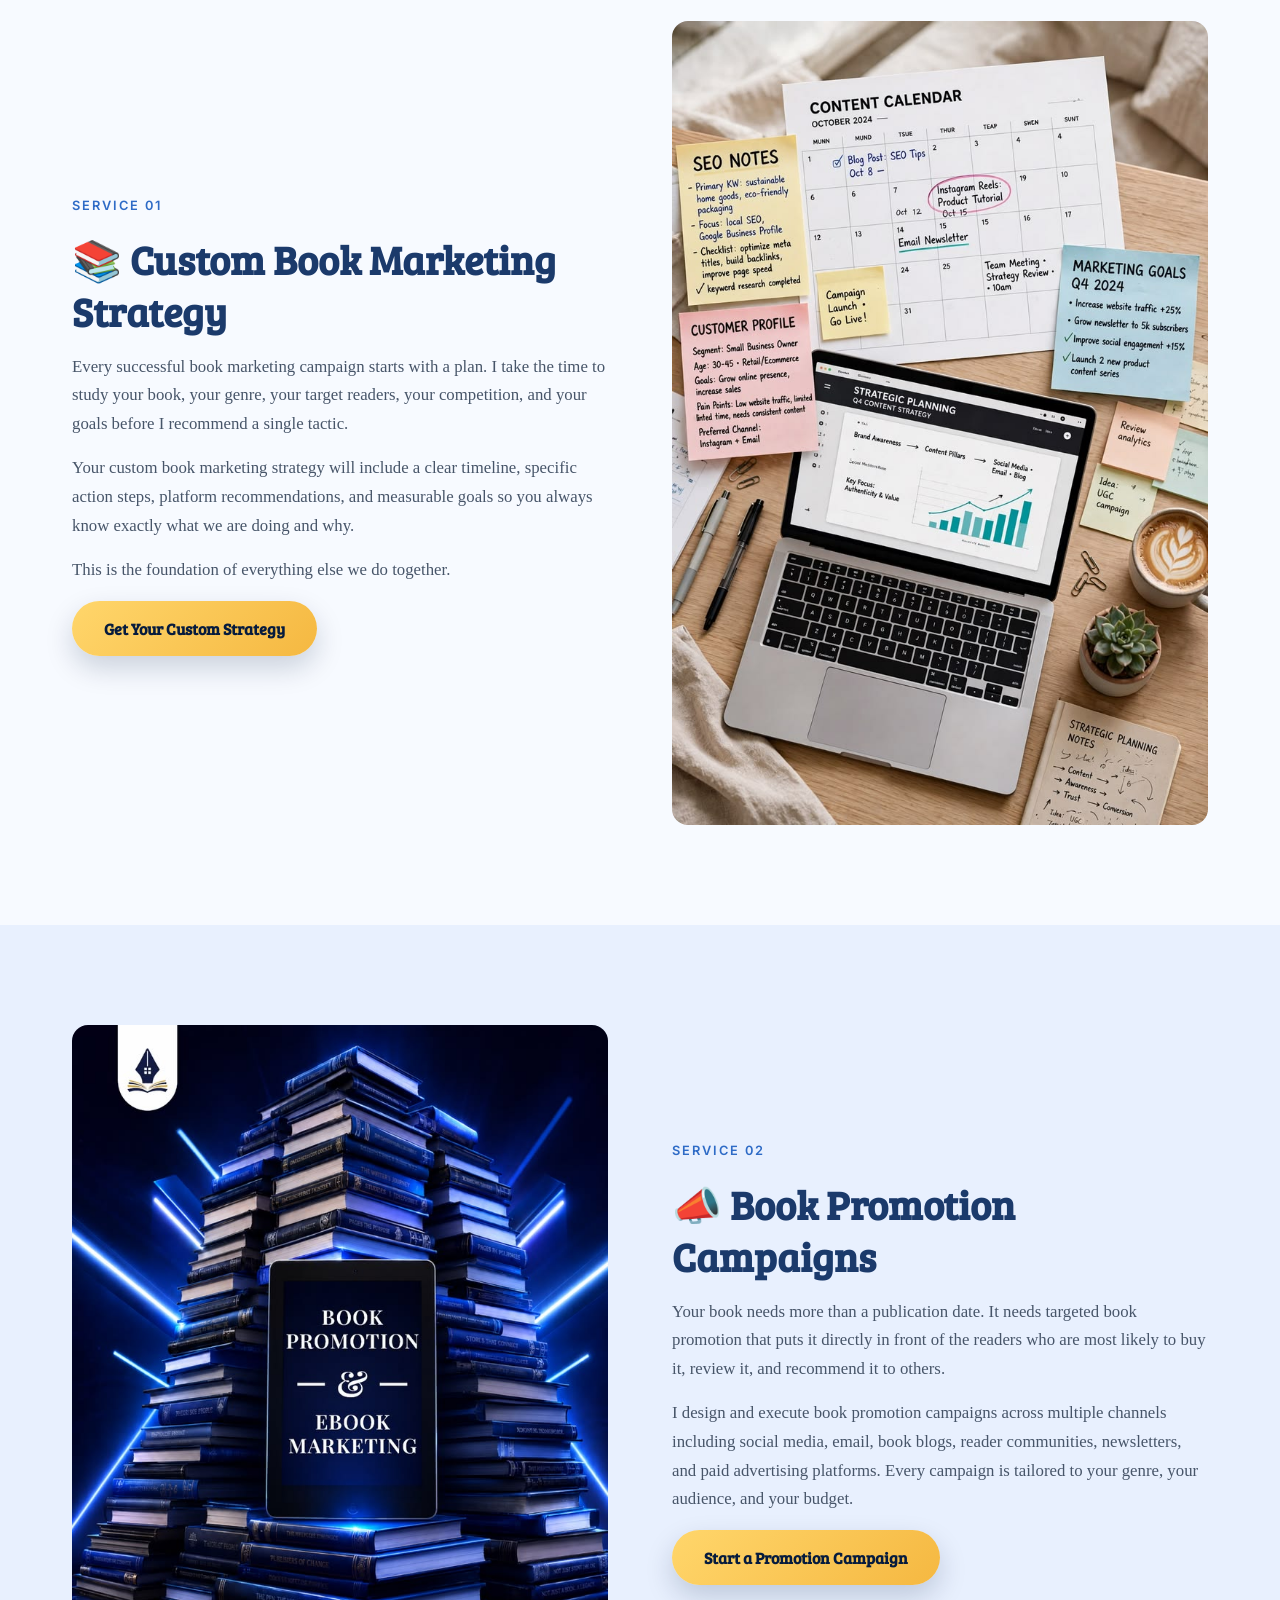
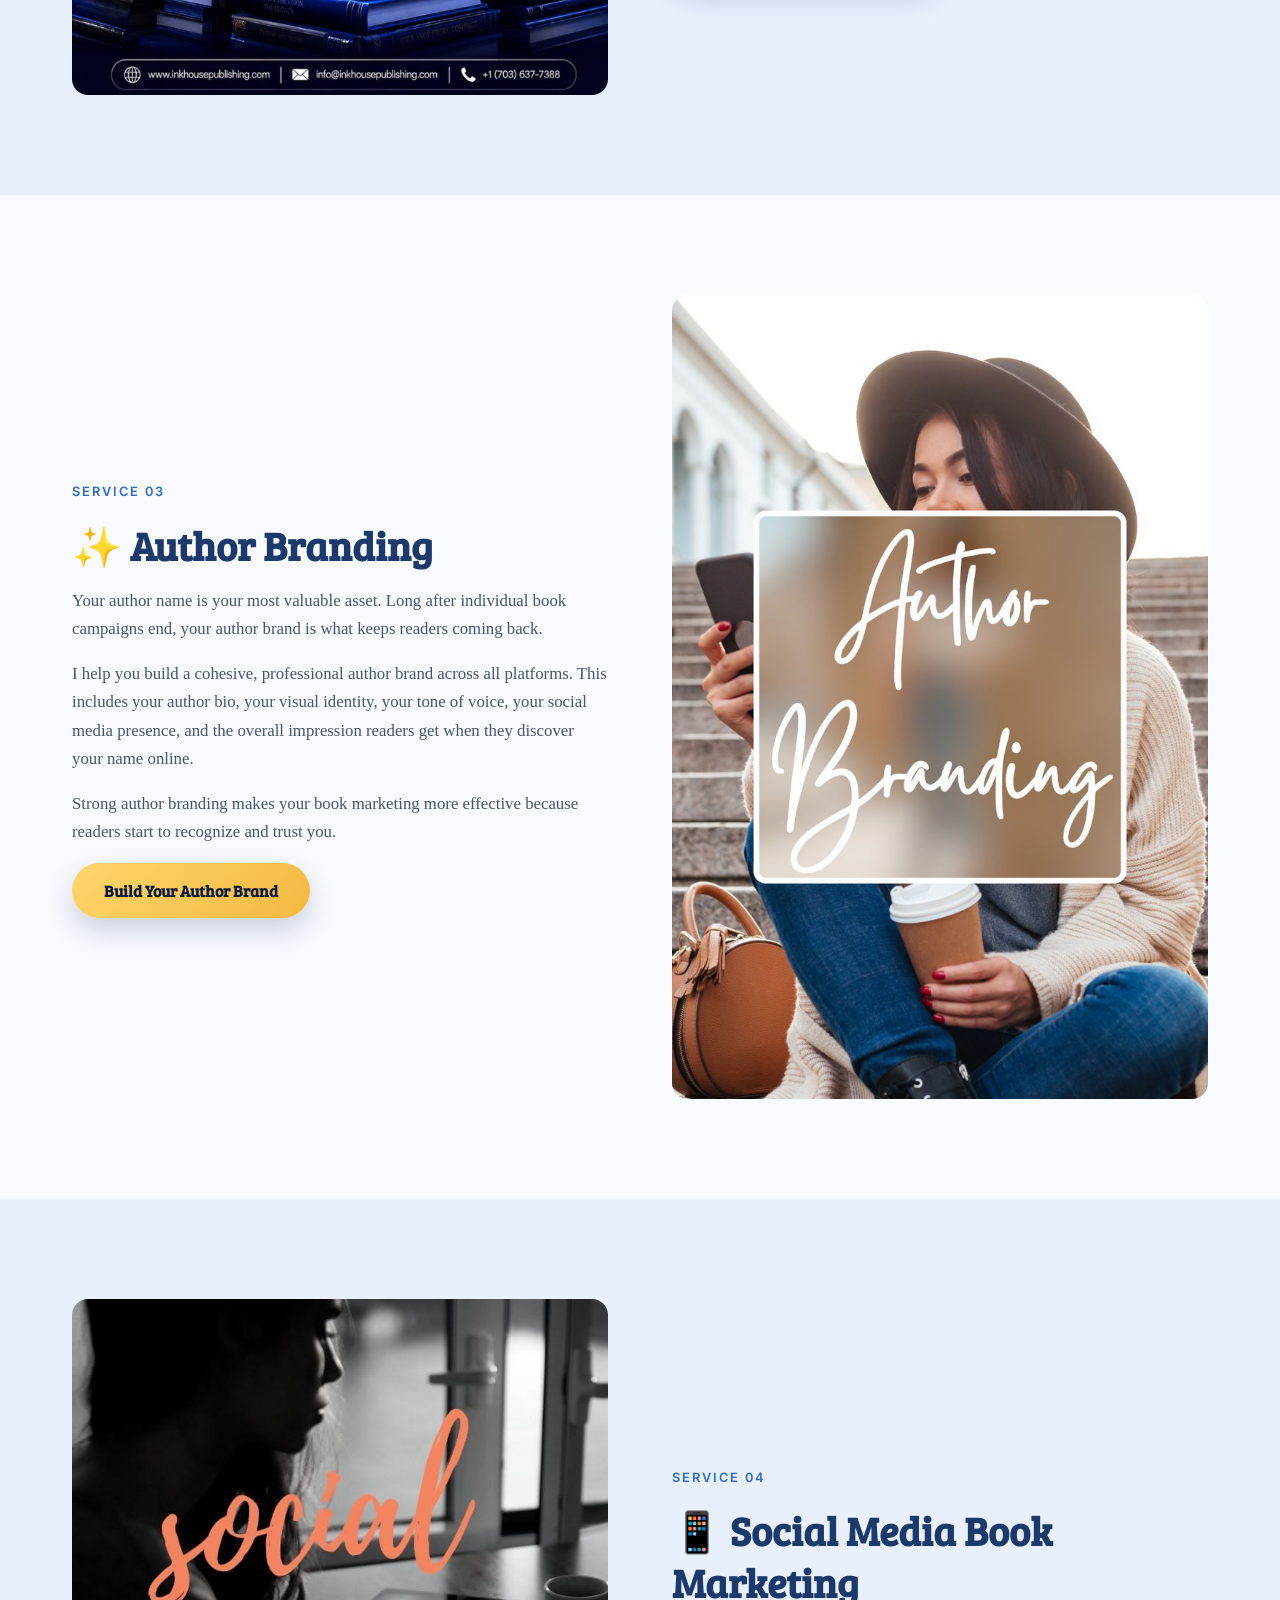
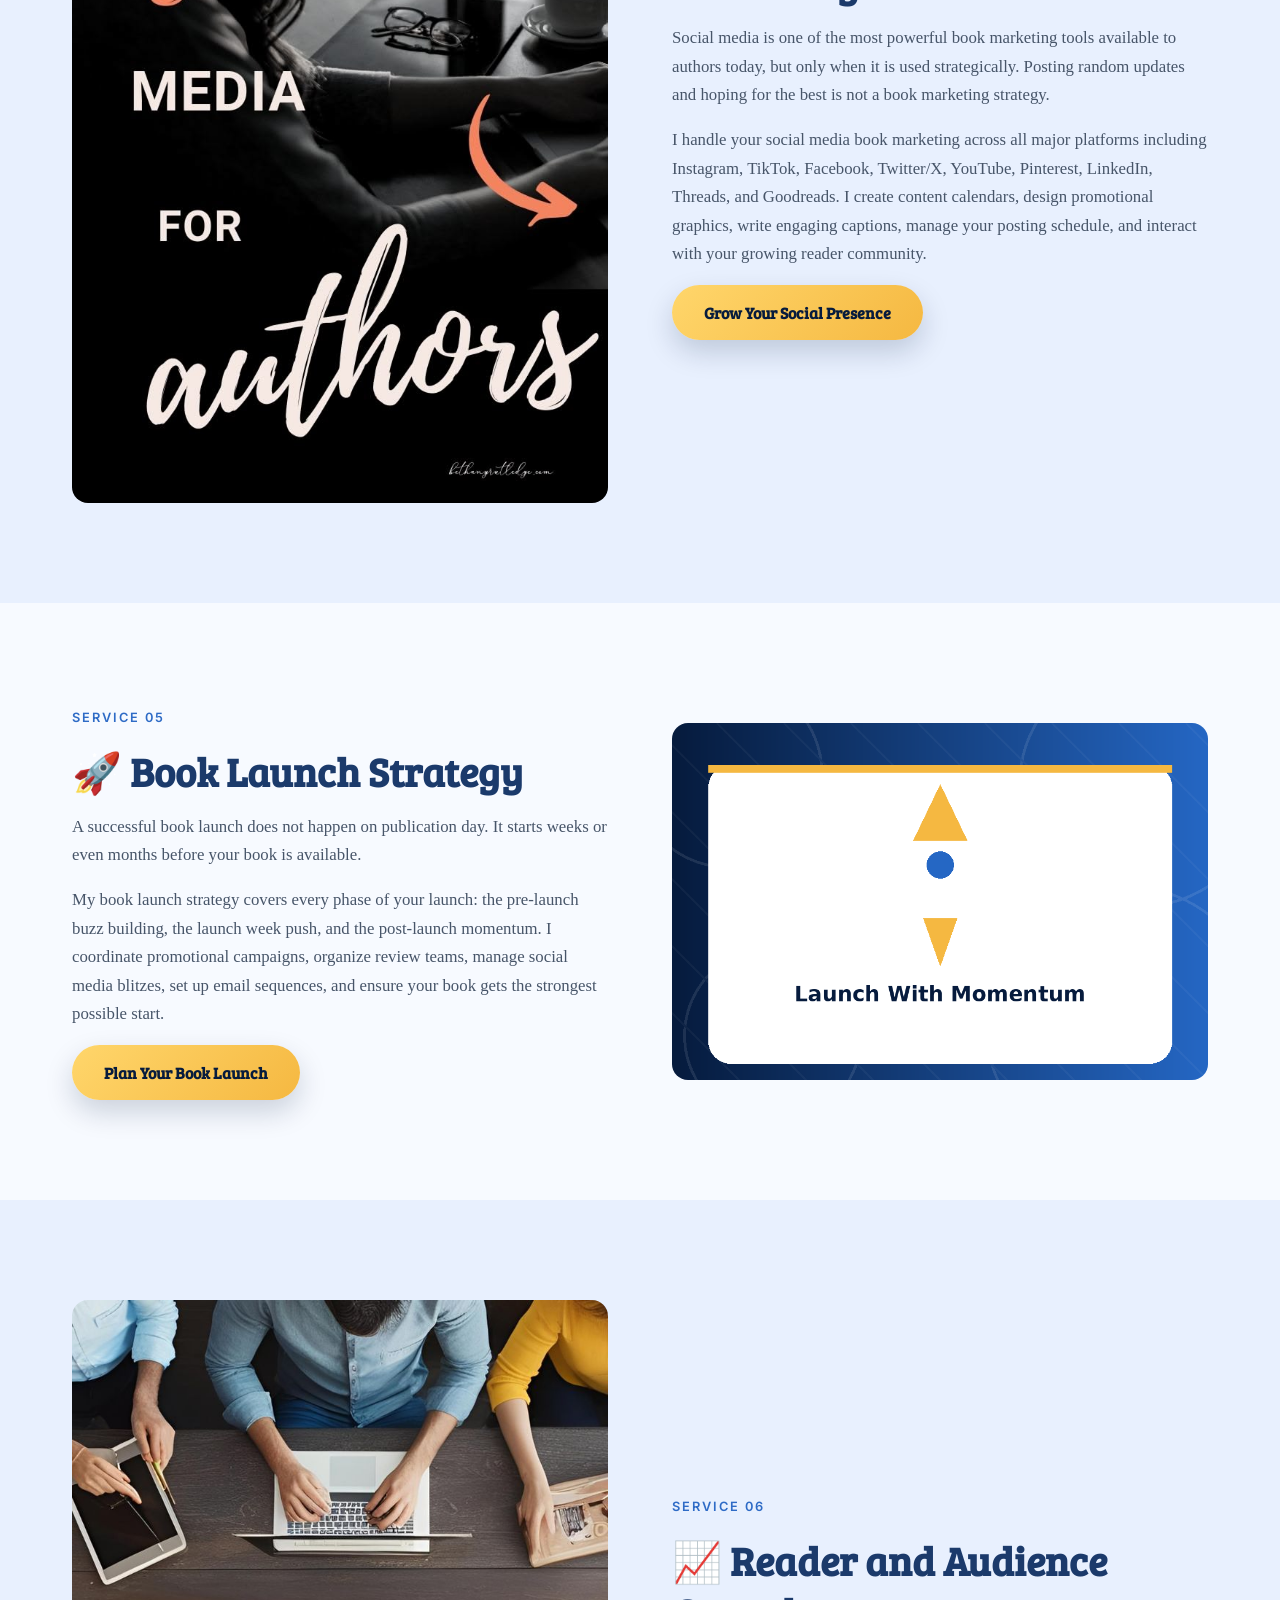
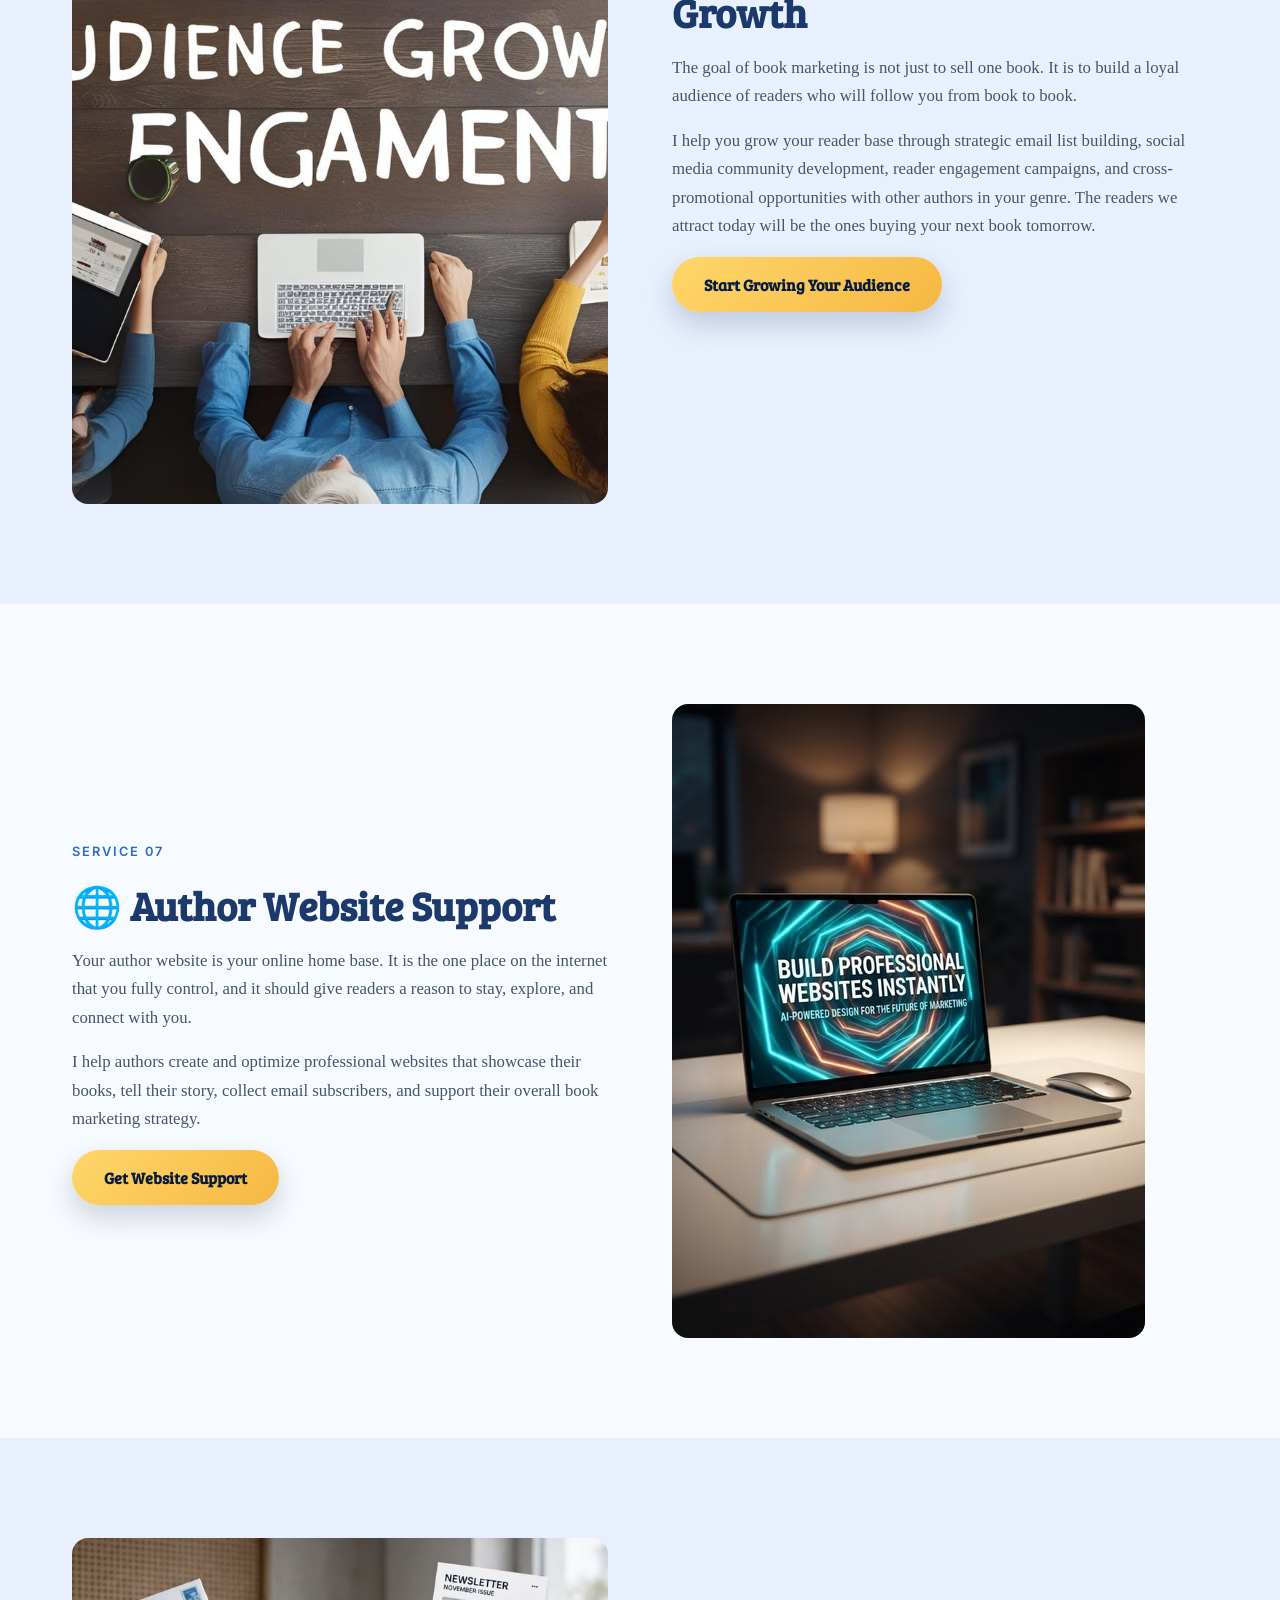
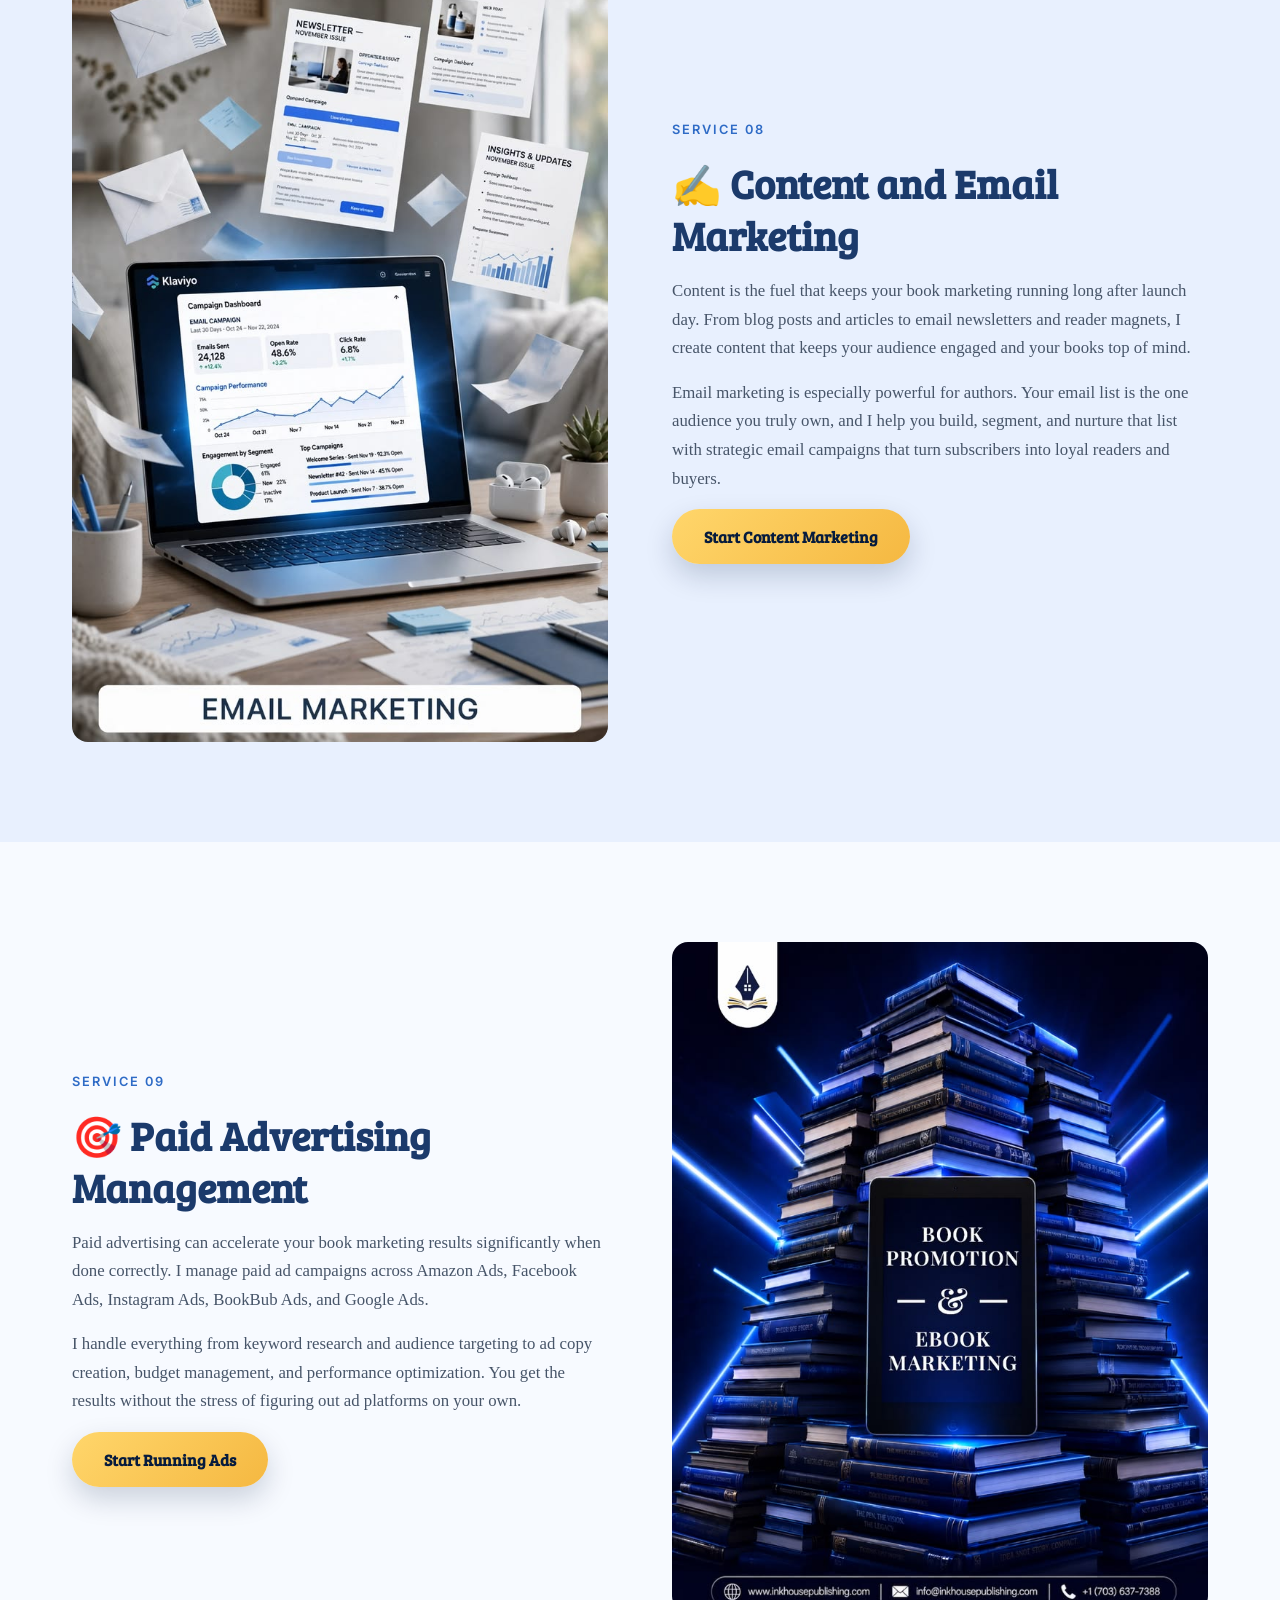
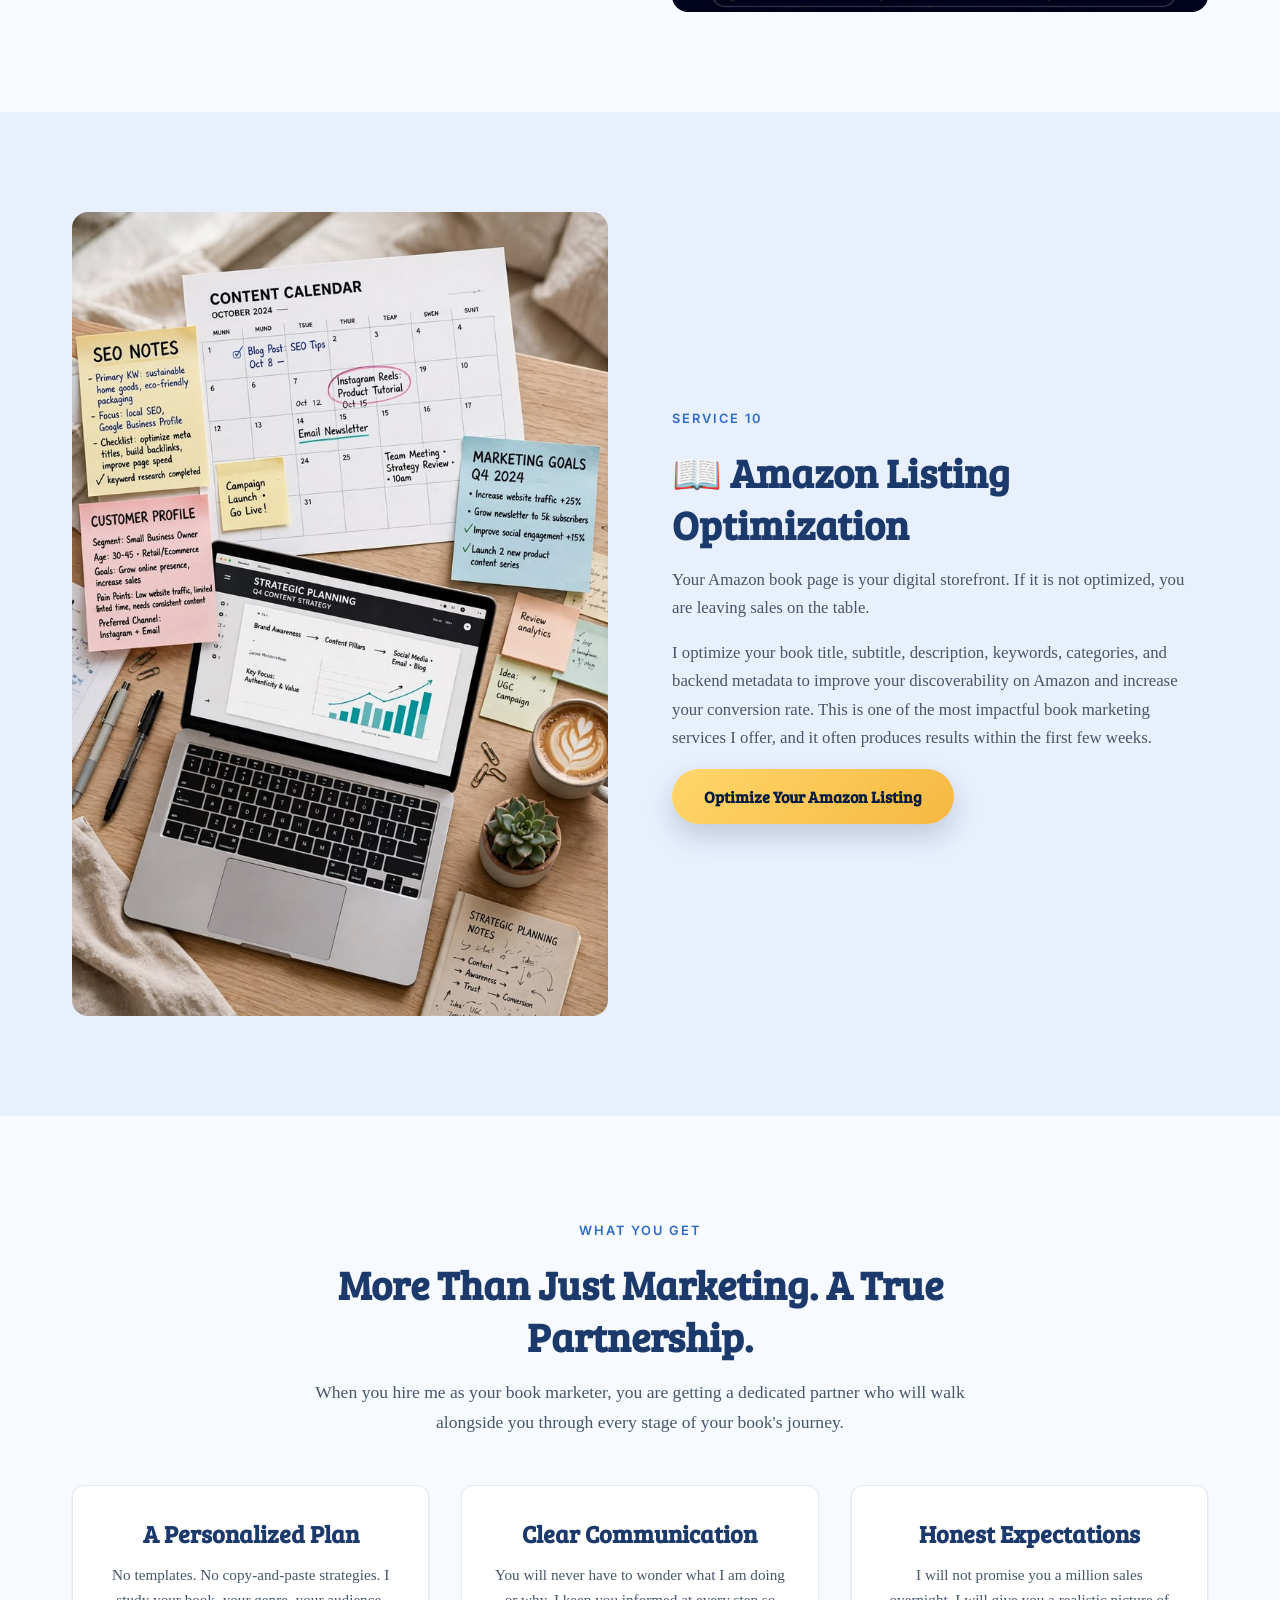
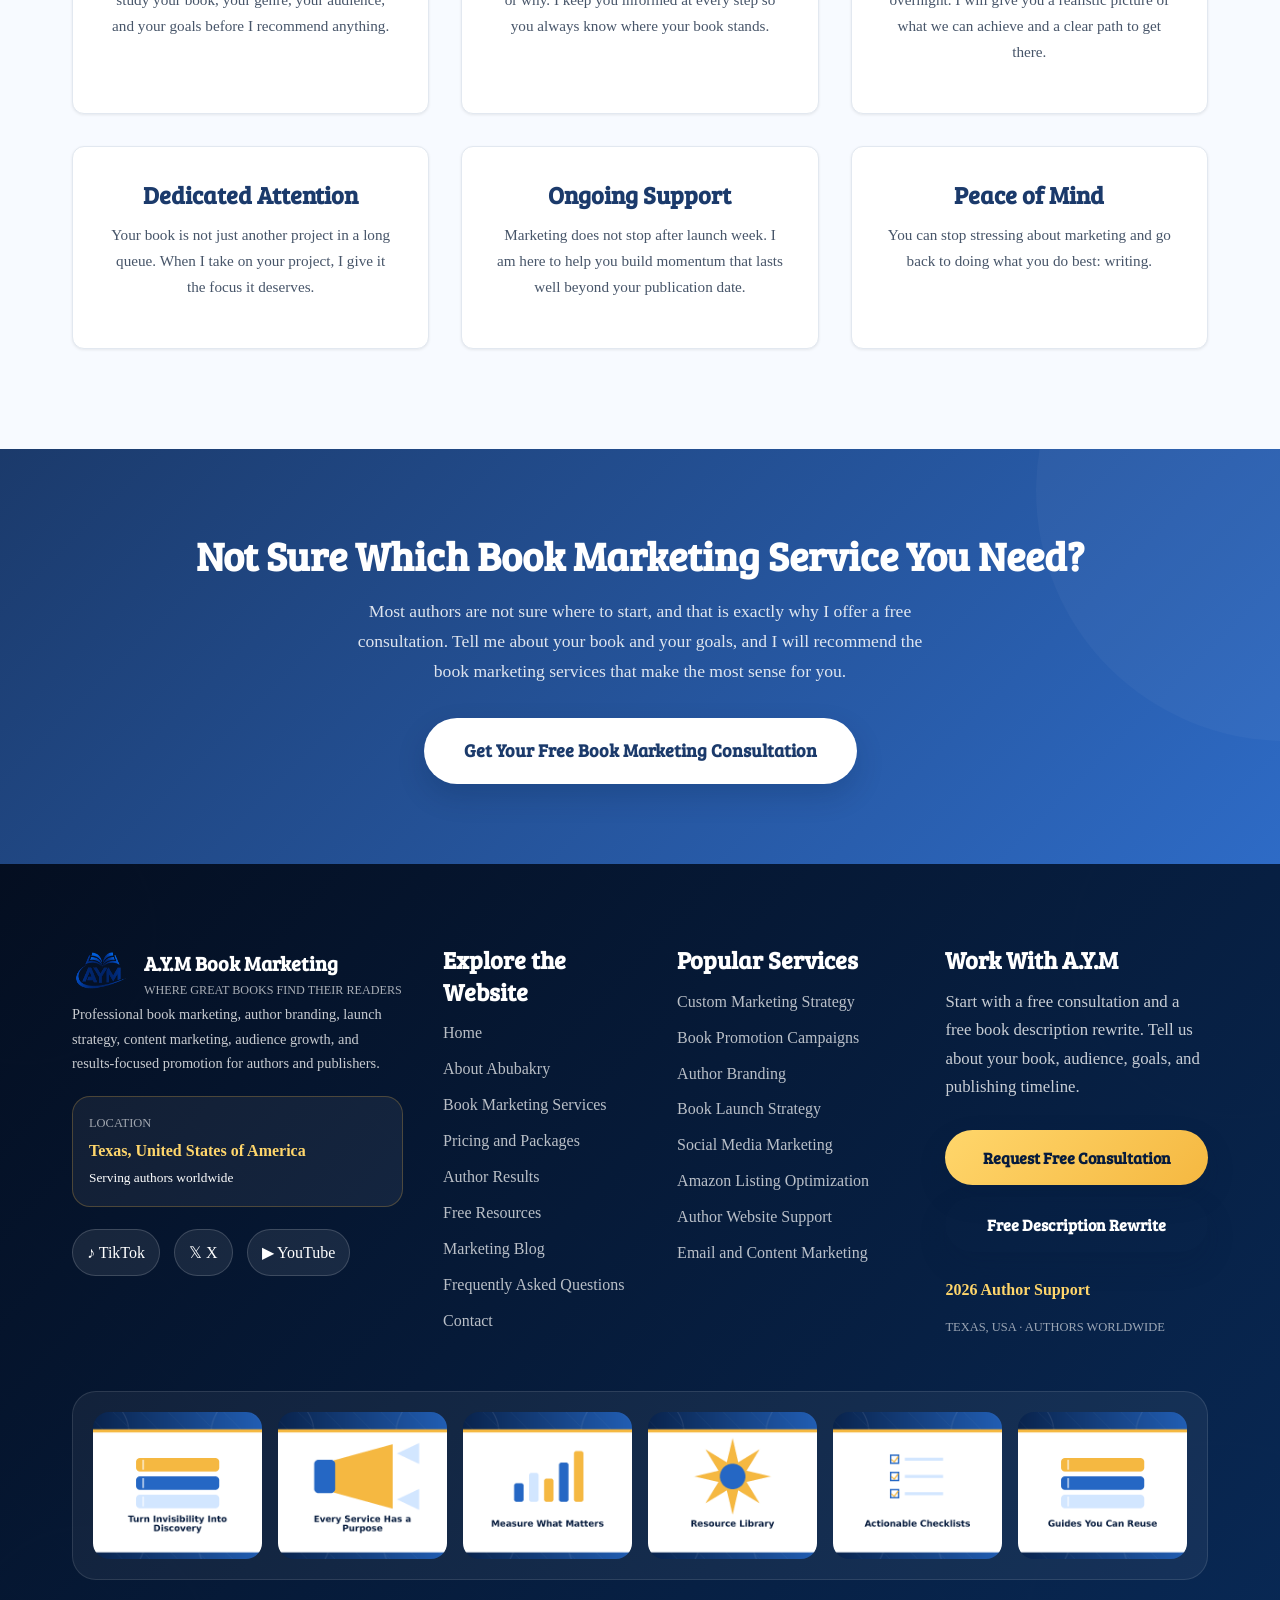
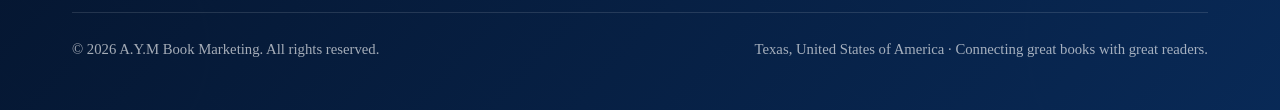
<file: services.html>
<!DOCTYPE html>
<html lang="en">
<head>
    <meta charset="UTF-8">
    <meta name="viewport" content="width=device-width, initial-scale=1.0">
    <meta name="description" content="Explore the full range of book marketing services from A.Y.M Book Marketing. Book promotion, author branding, social media, launches, ads, and more.">
    <meta name="keywords" content="book marketing services, book promotion, author branding, social media book marketing, book launch strategy, paid advertising for books">
    <title>Book Marketing Services | A.Y.M Book Marketing</title>
    <link rel="stylesheet" href="style.css">
    <link rel="icon" href="favicon.png" type="image/png">
<link rel="preconnect" href="https://fonts.googleapis.com"><link href="https://fonts.googleapis.com/css2?family=Bree+Serif&display=swap" rel="stylesheet"></head>
<body class="aym-2026">

    <!-- HEADER -->
    <header class="header" id="header">
        <div class="container">
            <a href="index.html" class="logo">
                <img class="site-logo" src="logo.png" alt="A.Y.M Book Marketing logo"><img class="header-author-photo" src="author.png" alt="Abubakry Y. Mayowa, professional book marketer">
                <div class="logo-text">A.Y.M Book Marketing<span>Where Great Books Find Their Readers</span></div>
            </a>
            <nav class="nav-links" id="navLinks">
                <a href="index.html">Home</a><a href="about.html">About</a><a href="services.html" class="active">Services</a><a href="pricing.html">Pricing</a><a href="results.html">Results</a><a href="resources.html">Resources</a><a href="blog.html">Blog</a><a href="contact.html">Contact</a>
                <a href="contact.html" class="header-cta">Free Book Description Rewrite</a>
            </nav>
            <button class="mobile-menu-btn" id="mobileMenuBtn" aria-label="Toggle Menu"><span></span><span></span><span></span></button>
        </div>
    </header>

    <!-- HERO -->
    <section class="hero hero-inner">
        <div class="container">
            <span class="section-label">Book Marketing Services</span>
            <h1>Complete Book Marketing Services for Authors at Every Stage</h1>
            <p>From your first book launch to your tenth, A.Y.M Book Marketing provides the strategies, tools, and support you need to get your books discovered by the right readers.</p>
        </div>
    </section><section class="page-illustrations section-dark" data-generated="aym-update"><div class="container"><div class="section-header reveal-up"><span class="section-label">Complete Author Marketing</span><h2>Services That Work Together as One Growth System</h2><p>Choose individual support or combine strategy, promotion, branding, social media, launch planning, email, websites, and advertising.</p></div><div class="illustration-grid"><article class="illustration-card reveal-up"><div class="illustration-frame"><img src="service-strategy.png" alt="Start With Strategy illustration" loading="lazy"></div><div class="illustration-copy"><span>Magnifier</span><h3>Start With Strategy</h3><p>Choose individual support or combine strategy, promotion, branding, social media, launch planning, email, websites, and advertising.</p></div></article><article class="illustration-card reveal-up"><div class="illustration-frame"><img src="service-campaign.png" alt="Campaigns That Compound illustration" loading="lazy"></div><div class="illustration-copy"><span>Megaphone</span><h3>Campaigns That Compound</h3><p>Choose individual support or combine strategy, promotion, branding, social media, launch planning, email, websites, and advertising.</p></div></article><article class="illustration-card reveal-up"><div class="illustration-frame"><img src="service-launch.png" alt="Launch With Momentum illustration" loading="lazy"></div><div class="illustration-copy"><span>Rocket</span><h3>Launch With Momentum</h3><p>Choose individual support or combine strategy, promotion, branding, social media, launch planning, email, websites, and advertising.</p></div></article></div></div></section>

    <!-- SERVICE 1 -->
    <section class="section">
        <div class="container">
            <div class="grid-2" style="align-items: center; gap: 4rem;">
                <div>
                    <span class="section-label">Service 01</span>
                    <h2>&#128218; Custom Book Marketing Strategy</h2>
                    <p>Every successful book marketing campaign starts with a plan. I take the time to study your book, your genre, your target readers, your competition, and your goals before I recommend a single tactic.</p>
                    <p>Your custom book marketing strategy will include a clear timeline, specific action steps, platform recommendations, and measurable goals so you always know exactly what we are doing and why.</p>
                    <p>This is the foundation of everything else we do together.</p>
                    <a href="contact.html" class="btn btn-primary">Get Your Custom Strategy</a>
                </div>
                <div>
                    <img src="service-book-marketing.png" alt="Book Marketing Strategy Service" style="border-radius: var(--radius-lg);">
                </div>
            </div>
        </div>
    </section>

    <!-- SERVICE 2 -->
    <section class="section section-blue">
        <div class="container">
            <div class="grid-2" style="align-items: center; gap: 4rem;">
                <div style="order: 2;">
                    <span class="section-label">Service 02</span>
                    <h2>&#128227; Book Promotion Campaigns</h2>
                    <p>Your book needs more than a publication date. It needs targeted book promotion that puts it directly in front of the readers who are most likely to buy it, review it, and recommend it to others.</p>
                    <p>I design and execute book promotion campaigns across multiple channels including social media, email, book blogs, reader communities, newsletters, and paid advertising platforms. Every campaign is tailored to your genre, your audience, and your budget.</p>
                    <a href="contact.html" class="btn btn-primary">Start a Promotion Campaign</a>
                </div>
                <div style="order: 1;">
                    <img src="service-promotion.png" alt="Book Promotion Campaigns" style="border-radius: var(--radius-lg);">
                </div>
            </div>
        </div>
    </section>

    <!-- SERVICE 3 -->
    <section class="section">
        <div class="container">
            <div class="grid-2" style="align-items: center; gap: 4rem;">
                <div>
                    <span class="section-label">Service 03</span>
                    <h2>&#10024; Author Branding</h2>
                    <p>Your author name is your most valuable asset. Long after individual book campaigns end, your author brand is what keeps readers coming back.</p>
                    <p>I help you build a cohesive, professional author brand across all platforms. This includes your author bio, your visual identity, your tone of voice, your social media presence, and the overall impression readers get when they discover your name online.</p>
                    <p>Strong author branding makes your book marketing more effective because readers start to recognize and trust you.</p>
                    <a href="contact.html" class="btn btn-primary">Build Your Author Brand</a>
                </div>
                <div>
                    <img src="service-branding.png" alt="Author Branding Service" style="border-radius: var(--radius-lg);">
                </div>
            </div>
        </div>
    </section>

    <!-- SERVICE 4 -->
    <section class="section section-blue">
        <div class="container">
            <div class="grid-2" style="align-items: center; gap: 4rem;">
                <div style="order: 2;">
                    <span class="section-label">Service 04</span>
                    <h2>&#128241; Social Media Book Marketing</h2>
                    <p>Social media is one of the most powerful book marketing tools available to authors today, but only when it is used strategically. Posting random updates and hoping for the best is not a book marketing strategy.</p>
                    <p>I handle your social media book marketing across all major platforms including Instagram, TikTok, Facebook, Twitter/X, YouTube, Pinterest, LinkedIn, Threads, and Goodreads. I create content calendars, design promotional graphics, write engaging captions, manage your posting schedule, and interact with your growing reader community.</p>
                    <a href="contact.html" class="btn btn-primary">Grow Your Social Presence</a>
                </div>
                <div style="order: 1;">
                    <img src="service-social.png" alt="Social Media Book Marketing" style="border-radius: var(--radius-lg);">
                </div>
            </div>
        </div>
    </section>

    <!-- SERVICE 5 -->
    <section class="section">
        <div class="container">
            <div class="grid-2" style="align-items: center; gap: 4rem;">
                <div>
                    <span class="section-label">Service 05</span>
                    <h2>&#128640; Book Launch Strategy</h2>
                    <p>A successful book launch does not happen on publication day. It starts weeks or even months before your book is available.</p>
                    <p>My book launch strategy covers every phase of your launch: the pre-launch buzz building, the launch week push, and the post-launch momentum. I coordinate promotional campaigns, organize review teams, manage social media blitzes, set up email sequences, and ensure your book gets the strongest possible start.</p>
                    <a href="contact.html" class="btn btn-primary">Plan Your Book Launch</a>
                </div>
                <div>
                    <img src="service-launch.png" alt="Book Launch Strategy" style="border-radius: var(--radius-lg);">
                </div>
            </div>
        </div>
    </section>

    <!-- SERVICE 6 -->
    <section class="section section-blue">
        <div class="container">
            <div class="grid-2" style="align-items: center; gap: 4rem;">
                <div style="order: 2;">
                    <span class="section-label">Service 06</span>
                    <h2>&#128200; Reader and Audience Growth</h2>
                    <p>The goal of book marketing is not just to sell one book. It is to build a loyal audience of readers who will follow you from book to book.</p>
                    <p>I help you grow your reader base through strategic email list building, social media community development, reader engagement campaigns, and cross-promotional opportunities with other authors in your genre. The readers we attract today will be the ones buying your next book tomorrow.</p>
                    <a href="contact.html" class="btn btn-primary">Start Growing Your Audience</a>
                </div>
                <div style="order: 1;">
                    <img src="service-reader.png" alt="Reader and Audience Growth" style="border-radius: var(--radius-lg);">
                </div>
            </div>
        </div>
    </section>

    <!-- SERVICE 7 -->
    <section class="section">
        <div class="container">
            <div class="grid-2" style="align-items: center; gap: 4rem;">
                <div>
                    <span class="section-label">Service 07</span>
                    <h2>&#127760; Author Website Support</h2>
                    <p>Your author website is your online home base. It is the one place on the internet that you fully control, and it should give readers a reason to stay, explore, and connect with you.</p>
                    <p>I help authors create and optimize professional websites that showcase their books, tell their story, collect email subscribers, and support their overall book marketing strategy.</p>
                    <a href="contact.html" class="btn btn-primary">Get Website Support</a>
                </div>
                <div>
                    <img src="service-website.png" alt="Author Website Support" style="border-radius: var(--radius-lg);">
                </div>
            </div>
        </div>
    </section>

    <!-- SERVICE 8 -->
    <section class="section section-blue">
        <div class="container">
            <div class="grid-2" style="align-items: center; gap: 4rem;">
                <div style="order: 2;">
                    <span class="section-label">Service 08</span>
                    <h2>&#9997; Content and Email Marketing</h2>
                    <p>Content is the fuel that keeps your book marketing running long after launch day. From blog posts and articles to email newsletters and reader magnets, I create content that keeps your audience engaged and your books top of mind.</p>
                    <p>Email marketing is especially powerful for authors. Your email list is the one audience you truly own, and I help you build, segment, and nurture that list with strategic email campaigns that turn subscribers into loyal readers and buyers.</p>
                    <a href="contact.html" class="btn btn-primary">Start Content Marketing</a>
                </div>
                <div style="order: 1;">
                    <img src="service-content.png" alt="Content and Email Marketing" style="border-radius: var(--radius-lg);">
                </div>
            </div>
        </div>
    </section>

    <!-- SERVICE 9 -->
    <section class="section">
        <div class="container">
            <div class="grid-2" style="align-items: center; gap: 4rem;">
                <div>
                    <span class="section-label">Service 09</span>
                    <h2>&#127919; Paid Advertising Management</h2>
                    <p>Paid advertising can accelerate your book marketing results significantly when done correctly. I manage paid ad campaigns across Amazon Ads, Facebook Ads, Instagram Ads, BookBub Ads, and Google Ads.</p>
                    <p>I handle everything from keyword research and audience targeting to ad copy creation, budget management, and performance optimization. You get the results without the stress of figuring out ad platforms on your own.</p>
                    <a href="contact.html" class="btn btn-primary">Start Running Ads</a>
                </div>
                <div>
                    <img src="service-promotion.png" alt="Paid Advertising Management" style="border-radius: var(--radius-lg);">
                </div>
            </div>
        </div>
    </section>

    <!-- SERVICE 10 -->
    <section class="section section-blue">
        <div class="container">
            <div class="grid-2" style="align-items: center; gap: 4rem;">
                <div style="order: 2;">
                    <span class="section-label">Service 10</span>
                    <h2>&#128214; Amazon Listing Optimization</h2>
                    <p>Your Amazon book page is your digital storefront. If it is not optimized, you are leaving sales on the table.</p>
                    <p>I optimize your book title, subtitle, description, keywords, categories, and backend metadata to improve your discoverability on Amazon and increase your conversion rate. This is one of the most impactful book marketing services I offer, and it often produces results within the first few weeks.</p>
                    <a href="contact.html" class="btn btn-primary">Optimize Your Amazon Listing</a>
                </div>
                <div style="order: 1;">
                    <img src="service-book-marketing.png" alt="Amazon Listing Optimization" style="border-radius: var(--radius-lg);">
                </div>
            </div>
        </div>
    </section>

    <!-- MORE THAN MARKETING -->
    <section class="section">
        <div class="container">
            <div class="section-header">
                <span class="section-label">What You Get</span>
                <h2>More Than Just Marketing. A True Partnership.</h2>
                <p>When you hire me as your book marketer, you are getting a dedicated partner who will walk alongside you through every stage of your book's journey.</p>
            </div>
            <div class="grid-3">
                <div class="card" style="text-align: center;">
                    <h3>A Personalized Plan</h3>
                    <p>No templates. No copy-and-paste strategies. I study your book, your genre, your audience, and your goals before I recommend anything.</p>
                </div>
                <div class="card" style="text-align: center;">
                    <h3>Clear Communication</h3>
                    <p>You will never have to wonder what I am doing or why. I keep you informed at every step so you always know where your book stands.</p>
                </div>
                <div class="card" style="text-align: center;">
                    <h3>Honest Expectations</h3>
                    <p>I will not promise you a million sales overnight. I will give you a realistic picture of what we can achieve and a clear path to get there.</p>
                </div>
                <div class="card" style="text-align: center;">
                    <h3>Dedicated Attention</h3>
                    <p>Your book is not just another project in a long queue. When I take on your project, I give it the focus it deserves.</p>
                </div>
                <div class="card" style="text-align: center;">
                    <h3>Ongoing Support</h3>
                    <p>Marketing does not stop after launch week. I am here to help you build momentum that lasts well beyond your publication date.</p>
                </div>
                <div class="card" style="text-align: center;">
                    <h3>Peace of Mind</h3>
                    <p>You can stop stressing about marketing and go back to doing what you do best: writing.</p>
                </div>
            </div>
        </div>
    </section>

    <!-- CTA -->
    <section class="cta-section">
        <div class="container">
            <h2>Not Sure Which Book Marketing Service You Need?</h2>
            <p>Most authors are not sure where to start, and that is exactly why I offer a free consultation. Tell me about your book and your goals, and I will recommend the book marketing services that make the most sense for you.</p>
            <a href="contact.html" class="btn btn-white btn-lg">Get Your Free Book Marketing Consultation</a>
        </div>
    </section>

    <!-- FOOTER -->
    <footer class="site-footer"><div class="container"><div class="footer-grid"><div class="footer-brand"><a href="index.html" class="footer-logo"><img src="logo.png" alt="A.Y.M Book Marketing logo"><span><strong>A.Y.M Book Marketing</strong><small>Where Great Books Find Their Readers</small></span></a><p>Professional book marketing, author branding, launch strategy, content marketing, audience growth, and results-focused promotion for authors and publishers.</p><div class="footer-location"><span>Location</span><strong>Texas, United States of America</strong><small>Serving authors worldwide</small></div><div class="footer-social"><a class="social-pill" href="https://tiktok.com/@abubakryymayowa" target="_blank" rel="noopener">♪ TikTok</a><a class="social-pill" href="https://x.com/abubakrymayowa" target="_blank" rel="noopener">𝕏 X</a><a class="social-pill" href="https://youtube.com/@abubakrymayowa" target="_blank" rel="noopener">▶ YouTube</a></div></div><div class="footer-column"><h3>Explore the Website</h3><a href="index.html">Home</a><a href="about.html">About Abubakry</a><a href="services.html">Book Marketing Services</a><a href="pricing.html">Pricing and Packages</a><a href="results.html">Author Results</a><a href="resources.html">Free Resources</a><a href="blog.html">Marketing Blog</a><a href="faq.html">Frequently Asked Questions</a><a href="contact.html">Contact</a></div><div class="footer-column"><h3>Popular Services</h3><a href="services.html">Custom Marketing Strategy</a><a href="services.html">Book Promotion Campaigns</a><a href="services.html">Author Branding</a><a href="services.html">Book Launch Strategy</a><a href="services.html">Social Media Marketing</a><a href="services.html">Amazon Listing Optimization</a><a href="services.html">Author Website Support</a><a href="services.html">Email and Content Marketing</a></div><div class="footer-column footer-contact"><h3>Work With A.Y.M</h3><p>Start with a free consultation and a free book description rewrite. Tell us about your book, audience, goals, and publishing timeline.</p><a class="btn btn-gold btn-footer" href="contact.html">Request Free Consultation</a><a class="btn btn-outline-light btn-footer" href="contact.html">Free Description Rewrite</a><div class="footer-note"><strong>2026 Author Support</strong><span>Texas, USA · Authors worldwide</span></div></div></div><div class="footer-gallery"><img src="home-books.png" alt="Turn Invisibility Into Discovery" loading="lazy"><img src="service.png" alt="Every Service Has a Purpose" loading="lazy"><img src="results.png" alt="Measure What Matters" loading="lazy"><img src="resources.png" alt="Resource Library" loading="lazy"><img src="checklist.png" alt="Actionable Checklists" loading="lazy"><img src="guide.png" alt="Guides You Can Reuse" loading="lazy"></div><div class="footer-bottom"><p>© 2026 A.Y.M Book Marketing. All rights reserved.</p><p>Texas, United States of America · Connecting great books with great readers.</p></div></div></footer>

    <button class="back-to-top" id="backToTop" aria-label="Back to top">&#8593;</button>
    <script>
        const mobileMenuBtn=document.getElementById('mobileMenuBtn');const navLinks=document.getElementById('navLinks');mobileMenuBtn.addEventListener('click',()=>{navLinks.classList.toggle('active');});const header=document.getElementById('header');window.addEventListener('scroll',()=>{header.classList.toggle('scrolled',window.scrollY>50);});const backToTop=document.getElementById('backToTop');window.addEventListener('scroll',()=>{backToTop.classList.toggle('visible',window.scrollY>500);});backToTop.addEventListener('click',()=>{window.scrollTo({top:0,behavior:'smooth'});});
    </script>

</body>
</html>
</file>
<file: style.css>
/* ===========================
   A.Y.M BOOK MARKETING
   Global Stylesheet
   Colors: Deep Blue & White
   =========================== */

/* Google Fonts Import */
@import url('https://fonts.googleapis.com/css2?family=Playfair+Display:wght@400;500;600;700;800;900&family=Inter:wght@300;400;500;600;700;800&display=swap');

/* CSS Variables */
:root {
    --deep-blue: #1B3A6B;
    --medium-blue: #2E6BC6;
    --light-blue: #E8F0FE;
    --accent-blue: #1A56DB;
    --dark-blue: #0F2544;
    --white: #FFFFFF;
    --off-white: #F8FAFC;
    --text-dark: #1E293B;
    --text-medium: #475569;
    --text-light: #64748B;
    --border-light: #E2E8F0;
    --shadow-sm: 0 1px 3px rgba(0, 0, 0, 0.08);
    --shadow-md: 0 4px 12px rgba(0, 0, 0, 0.1);
    --shadow-lg: 0 10px 30px rgba(0, 0, 0, 0.12);
    --shadow-xl: 0 20px 50px rgba(0, 0, 0, 0.15);
    --radius-sm: 8px;
    --radius-md: 12px;
    --radius-lg: 16px;
    --radius-xl: 24px;
    --transition: all 0.3s ease;
    --max-width: 1200px;
    --header-height: 80px;
}

/* Reset */
*,
*::before,
*::after {
    margin: 0;
    padding: 0;
    box-sizing: border-box;
}

html {
    scroll-behavior: smooth;
    font-size: 16px;
}

body {
    font-family: 'Inter', sans-serif;
    color: var(--text-dark);
    background-color: var(--white);
    line-height: 1.7;
    overflow-x: hidden;
}

h1, h2, h3, h4, h5, h6 {
    font-family: 'Playfair Display', serif;
    line-height: 1.3;
    color: var(--deep-blue);
}

h1 {
    font-size: clamp(2rem, 5vw, 3.5rem);
    font-weight: 800;
}

h2 {
    font-size: clamp(1.5rem, 4vw, 2.5rem);
    font-weight: 700;
    margin-bottom: 1rem;
}

h3 {
    font-size: clamp(1.2rem, 3vw, 1.5rem);
    font-weight: 600;
    margin-bottom: 0.75rem;
}

p {
    color: var(--text-medium);
    margin-bottom: 1rem;
    font-size: 1.05rem;
}

a {
    text-decoration: none;
    color: inherit;
    transition: var(--transition);
}

img {
    max-width: 100%;
    height: auto;
    display: block;
}

ul, ol {
    list-style: none;
}

.container {
    max-width: var(--max-width);
    margin: 0 auto;
    padding: 0 2rem;
}

/* ===========================
   HEADER / NAVIGATION
   =========================== */

.header {
    position: fixed;
    top: 0;
    left: 0;
    width: 100%;
    height: var(--header-height);
    background: var(--white);
    border-bottom: 1px solid var(--border-light);
    z-index: 1000;
    transition: var(--transition);
}

.header.scrolled {
    box-shadow: var(--shadow-md);
}

.header .container {
    display: flex;
    align-items: center;
    justify-content: space-between;
    height: 100%;
}

.logo {
    display: flex;
    align-items: center;
    gap: 12px;
}

.logo img {
    height: 45px;
    width: auto;
}

.logo-text {
    font-family: 'Playfair Display', serif;
    font-size: 1.3rem;
    font-weight: 700;
    color: var(--deep-blue);
}

.logo-text span {
    display: block;
    font-family: 'Inter', sans-serif;
    font-size: 0.65rem;
    font-weight: 400;
    color: var(--text-light);
    letter-spacing: 1px;
    text-transform: uppercase;
}

.nav-links {
    display: flex;
    align-items: center;
    gap: 2rem;
}

.nav-links a {
    font-size: 0.9rem;
    font-weight: 500;
    color: var(--text-medium);
    position: relative;
    padding: 0.25rem 0;
}

.nav-links a::after {
    content: '';
    position: absolute;
    bottom: -2px;
    left: 0;
    width: 0;
    height: 2px;
    background: var(--medium-blue);
    transition: var(--transition);
}

.nav-links a:hover {
    color: var(--medium-blue);
}

.nav-links a:hover::after {
    width: 100%;
}

.nav-links a.active {
    color: var(--medium-blue);
}

.nav-links a.active::after {
    width: 100%;
}

.header-cta {
    display: inline-flex;
    align-items: center;
    gap: 8px;
    padding: 10px 20px;
    background: var(--medium-blue);
    color: var(--white) !important;
    border-radius: var(--radius-sm);
    font-size: 0.85rem;
    font-weight: 600;
    font-family: 'Inter', sans-serif;
    transition: var(--transition);
}

.header-cta:hover {
    background: var(--deep-blue);
    transform: translateY(-1px);
}

.header-cta::after {
    display: none !important;
}

.mobile-menu-btn {
    display: none;
    flex-direction: column;
    gap: 5px;
    cursor: pointer;
    padding: 5px;
    background: none;
    border: none;
}

.mobile-menu-btn span {
    display: block;
    width: 25px;
    height: 2.5px;
    background: var(--deep-blue);
    border-radius: 2px;
    transition: var(--transition);
}

/* ===========================
   BUTTONS
   =========================== */

.btn {
    display: inline-flex;
    align-items: center;
    justify-content: center;
    gap: 8px;
    padding: 14px 32px;
    font-family: 'Inter', sans-serif;
    font-size: 1rem;
    font-weight: 600;
    border-radius: var(--radius-sm);
    border: none;
    cursor: pointer;
    transition: var(--transition);
    text-align: center;
}

.btn-primary {
    background: var(--medium-blue);
    color: var(--white);
}

.btn-primary:hover {
    background: var(--deep-blue);
    transform: translateY(-2px);
    box-shadow: var(--shadow-md);
}

.btn-secondary {
    background: transparent;
    color: var(--medium-blue);
    border: 2px solid var(--medium-blue);
}

.btn-secondary:hover {
    background: var(--medium-blue);
    color: var(--white);
    transform: translateY(-2px);
}

.btn-white {
    background: var(--white);
    color: var(--deep-blue);
}

.btn-white:hover {
    background: var(--light-blue);
    transform: translateY(-2px);
    box-shadow: var(--shadow-md);
}

.btn-lg {
    padding: 18px 40px;
    font-size: 1.1rem;
}

.btn-sm {
    padding: 10px 24px;
    font-size: 0.9rem;
}

/* ===========================
   HERO SECTIONS
   =========================== */

.hero {
    padding: 160px 0 100px;
    background: linear-gradient(135deg, var(--deep-blue) 0%, var(--medium-blue) 50%, #4A90D9 100%);
    color: var(--white);
    position: relative;
    overflow: hidden;
}

.hero::before {
    content: '';
    position: absolute;
    top: -50%;
    right: -20%;
    width: 600px;
    height: 600px;
    border-radius: 50%;
    background: rgba(255, 255, 255, 0.03);
}

.hero::after {
    content: '';
    position: absolute;
    bottom: -30%;
    left: -10%;
    width: 400px;
    height: 400px;
    border-radius: 50%;
    background: rgba(255, 255, 255, 0.03);
}

.hero .container {
    position: relative;
    z-index: 2;
}

.hero h1 {
    color: var(--white);
    margin-bottom: 1.5rem;
    max-width: 800px;
}

.hero p {
    color: rgba(255, 255, 255, 0.9);
    font-size: 1.15rem;
    max-width: 700px;
    margin-bottom: 1.5rem;
}

.hero-btns {
    display: flex;
    gap: 1rem;
    flex-wrap: wrap;
    margin-top: 2rem;
}

.hero-stats {
    display: flex;
    gap: 2rem;
    flex-wrap: wrap;
    margin-top: 3rem;
    padding-top: 2rem;
    border-top: 1px solid rgba(255, 255, 255, 0.15);
}

.hero-stat {
    text-align: center;
}

.hero-stat .stat-number {
    font-family: 'Playfair Display', serif;
    font-size: 2rem;
    font-weight: 800;
    color: var(--white);
    display: block;
}

.hero-stat .stat-label {
    font-size: 0.85rem;
    color: rgba(255, 255, 255, 0.7);
    text-transform: uppercase;
    letter-spacing: 1px;
}

/* Inner page hero */
.hero-inner {
    padding: 140px 0 80px;
}

.hero-inner h1 {
    max-width: 900px;
}

/* ===========================
   SECTIONS
   =========================== */

.section {
    padding: 100px 0;
}

.section-blue {
    background: var(--light-blue);
}

.section-dark {
    background: var(--deep-blue);
    color: var(--white);
}

.section-dark h2,
.section-dark h3 {
    color: var(--white);
}

.section-dark p {
    color: rgba(255, 255, 255, 0.85);
}

.section-header {
    text-align: center;
    max-width: 700px;
    margin: 0 auto 3rem;
}

.section-header p {
    font-size: 1.1rem;
}

.section-label {
    display: inline-block;
    font-family: 'Inter', sans-serif;
    font-size: 0.8rem;
    font-weight: 600;
    color: var(--medium-blue);
    text-transform: uppercase;
    letter-spacing: 2px;
    margin-bottom: 1rem;
}

.section-dark .section-label {
    color: rgba(255, 255, 255, 0.6);
}

/* ===========================
   CARDS
   =========================== */

.card {
    background: var(--white);
    border-radius: var(--radius-md);
    padding: 2rem;
    box-shadow: var(--shadow-sm);
    border: 1px solid var(--border-light);
    transition: var(--transition);
}

.card:hover {
    transform: translateY(-4px);
    box-shadow: var(--shadow-lg);
}

.card-icon {
    width: 60px;
    height: 60px;
    background: var(--light-blue);
    border-radius: var(--radius-sm);
    display: flex;
    align-items: center;
    justify-content: center;
    font-size: 1.5rem;
    margin-bottom: 1.25rem;
}

.card h3 {
    color: var(--deep-blue);
}

.card p {
    font-size: 0.95rem;
}

/* Grid Layouts */
.grid-2 {
    display: grid;
    grid-template-columns: repeat(2, 1fr);
    gap: 2rem;
}

.grid-3 {
    display: grid;
    grid-template-columns: repeat(3, 1fr);
    gap: 2rem;
}

.grid-4 {
    display: grid;
    grid-template-columns: repeat(4, 1fr);
    gap: 2rem;
}

/* ===========================
   STATS BAR
   =========================== */

.stats-bar {
    background: var(--deep-blue);
    padding: 3rem 0;
}

.stats-bar .container {
    display: flex;
    justify-content: space-around;
    flex-wrap: wrap;
    gap: 2rem;
}

.stats-bar-item {
    text-align: center;
}

.stats-bar-item .stat-number {
    font-family: 'Playfair Display', serif;
    font-size: 2.5rem;
    font-weight: 800;
    color: var(--white);
    display: block;
}

.stats-bar-item .stat-label {
    font-size: 0.85rem;
    color: rgba(255, 255, 255, 0.6);
    text-transform: uppercase;
    letter-spacing: 1px;
    margin-top: 0.25rem;
}

/* ===========================
   TESTIMONIALS
   =========================== */

.testimonial-card {
    background: var(--white);
    border-radius: var(--radius-md);
    padding: 2.5rem;
    box-shadow: var(--shadow-sm);
    border: 1px solid var(--border-light);
    position: relative;
}

.testimonial-card::before {
    content: '\201C';
    font-family: 'Playfair Display', serif;
    font-size: 5rem;
    color: var(--light-blue);
    position: absolute;
    top: 10px;
    left: 20px;
    line-height: 1;
}

.testimonial-text {
    font-size: 1rem;
    font-style: italic;
    color: var(--text-medium);
    line-height: 1.8;
    margin-bottom: 1.5rem;
    position: relative;
    z-index: 2;
}

.testimonial-author {
    display: flex;
    align-items: center;
    gap: 1rem;
}

.testimonial-author img {
    width: 50px;
    height: 50px;
    border-radius: 50%;
    object-fit: cover;
}

.testimonial-author-info .name {
    font-weight: 700;
    color: var(--deep-blue);
    font-size: 0.95rem;
}

.testimonial-author-info .title {
    font-size: 0.8rem;
    color: var(--text-light);
}

/* ===========================
   PROCESS / STEPS
   =========================== */

.process-step {
    display: flex;
    gap: 2rem;
    align-items: flex-start;
    margin-bottom: 2.5rem;
}

.process-number {
    flex-shrink: 0;
    width: 60px;
    height: 60px;
    background: var(--medium-blue);
    color: var(--white);
    border-radius: 50%;
    display: flex;
    align-items: center;
    justify-content: center;
    font-family: 'Playfair Display', serif;
    font-size: 1.3rem;
    font-weight: 800;
}

.process-content h3 {
    margin-bottom: 0.5rem;
}

/* ===========================
   PRICING CARDS
   =========================== */

.pricing-card {
    background: var(--white);
    border-radius: var(--radius-lg);
    padding: 3rem 2rem;
    box-shadow: var(--shadow-sm);
    border: 2px solid var(--border-light);
    text-align: center;
    transition: var(--transition);
    position: relative;
}

.pricing-card:hover {
    transform: translateY(-6px);
    box-shadow: var(--shadow-xl);
}

.pricing-card.featured {
    border-color: var(--medium-blue);
    transform: scale(1.03);
}

.pricing-card.featured:hover {
    transform: scale(1.03) translateY(-6px);
}

.pricing-badge {
    position: absolute;
    top: -14px;
    left: 50%;
    transform: translateX(-50%);
    background: var(--medium-blue);
    color: var(--white);
    padding: 6px 24px;
    border-radius: 50px;
    font-size: 0.8rem;
    font-weight: 700;
    text-transform: uppercase;
    letter-spacing: 1px;
}

.pricing-icon {
    font-size: 2.5rem;
    margin-bottom: 1rem;
}

.pricing-card h3 {
    font-size: 1.5rem;
    margin-bottom: 0.5rem;
}

.pricing-card .price {
    font-family: 'Playfair Display', serif;
    font-size: 3rem;
    font-weight: 800;
    color: var(--deep-blue);
    display: block;
    margin: 1rem 0;
}

.pricing-card .price-period {
    font-family: 'Inter', sans-serif;
    font-size: 1rem;
    font-weight: 400;
    color: var(--text-light);
}

.pricing-card .price-desc {
    font-size: 0.9rem;
    color: var(--text-light);
    margin-bottom: 2rem;
}

.pricing-features {
    text-align: left;
    margin-bottom: 2rem;
}

.pricing-features li {
    display: flex;
    align-items: flex-start;
    gap: 10px;
    padding: 8px 0;
    font-size: 0.95rem;
    color: var(--text-medium);
    border-bottom: 1px solid var(--border-light);
}

.pricing-features li:last-child {
    border-bottom: none;
}

.pricing-features li .check {
    color: var(--medium-blue);
    font-weight: 700;
    flex-shrink: 0;
    margin-top: 2px;
}

/* ===========================
   FAQ ACCORDION
   =========================== */

.faq-item {
    background: var(--white);
    border: 1px solid var(--border-light);
    border-radius: var(--radius-md);
    margin-bottom: 1rem;
    overflow: hidden;
    transition: var(--transition);
}

.faq-item:hover {
    box-shadow: var(--shadow-sm);
}

.faq-question {
    display: flex;
    align-items: center;
    justify-content: space-between;
    padding: 1.5rem 2rem;
    cursor: pointer;
    font-family: 'Inter', sans-serif;
    font-size: 1.05rem;
    font-weight: 600;
    color: var(--deep-blue);
    background: none;
    border: none;
    width: 100%;
    text-align: left;
    transition: var(--transition);
}

.faq-question:hover {
    color: var(--medium-blue);
}

.faq-question .icon {
    font-size: 1.3rem;
    transition: var(--transition);
    flex-shrink: 0;
    margin-left: 1rem;
}

.faq-item.active .faq-question .icon {
    transform: rotate(45deg);
}

.faq-answer {
    max-height: 0;
    overflow: hidden;
    transition: max-height 0.4s ease, padding 0.4s ease;
}

.faq-item.active .faq-answer {
    max-height: 500px;
    padding: 0 2rem 1.5rem;
}

.faq-answer p {
    font-size: 0.98rem;
    line-height: 1.8;
}

/* ===========================
   CONTACT FORM
   =========================== */

.contact-form {
    max-width: 700px;
}

.form-group {
    margin-bottom: 1.5rem;
}

.form-group label {
    display: block;
    font-size: 0.9rem;
    font-weight: 600;
    color: var(--deep-blue);
    margin-bottom: 0.5rem;
}

.form-group input,
.form-group select,
.form-group textarea {
    width: 100%;
    padding: 14px 18px;
    border: 2px solid var(--border-light);
    border-radius: var(--radius-sm);
    font-family: 'Inter', sans-serif;
    font-size: 1rem;
    color: var(--text-dark);
    transition: var(--transition);
    background: var(--white);
}

.form-group input:focus,
.form-group select:focus,
.form-group textarea:focus {
    outline: none;
    border-color: var(--medium-blue);
    box-shadow: 0 0 0 3px rgba(46, 107, 198, 0.1);
}

.form-group textarea {
    resize: vertical;
    min-height: 150px;
}

/* ===========================
   RESOURCE CARDS
   =========================== */

.resource-card {
    background: var(--white);
    border-radius: var(--radius-md);
    padding: 2.5rem;
    box-shadow: var(--shadow-sm);
    border: 1px solid var(--border-light);
    transition: var(--transition);
    display: flex;
    flex-direction: column;
}

.resource-card:hover {
    transform: translateY(-4px);
    box-shadow: var(--shadow-lg);
}

.resource-card .resource-icon {
    font-size: 2.5rem;
    margin-bottom: 1rem;
}

.resource-card h3 {
    margin-bottom: 1rem;
}

.resource-card p {
    flex-grow: 1;
}

/* ===========================
   BLOG CARDS
   =========================== */

.blog-card {
    background: var(--white);
    border-radius: var(--radius-md);
    overflow: hidden;
    box-shadow: var(--shadow-sm);
    border: 1px solid var(--border-light);
    transition: var(--transition);
}

.blog-card:hover {
    transform: translateY(-4px);
    box-shadow: var(--shadow-lg);
}

.blog-card-image {
    width: 100%;
    height: 200px;
    background: var(--light-blue);
    display: flex;
    align-items: center;
    justify-content: center;
    font-size: 3rem;
}

.blog-card-content {
    padding: 1.5rem;
}

.blog-card-content .blog-tag {
    display: inline-block;
    font-size: 0.75rem;
    font-weight: 600;
    color: var(--medium-blue);
    text-transform: uppercase;
    letter-spacing: 1px;
    margin-bottom: 0.75rem;
}

.blog-card-content h3 {
    font-size: 1.2rem;
    margin-bottom: 0.75rem;
}

.blog-card-content h3 a:hover {
    color: var(--medium-blue);
}

.blog-card-content p {
    font-size: 0.9rem;
}

.blog-card-content .read-more {
    display: inline-flex;
    align-items: center;
    gap: 6px;
    font-size: 0.9rem;
    font-weight: 600;
    color: var(--medium-blue);
    margin-top: 0.5rem;
}

.blog-card-content .read-more:hover {
    gap: 10px;
}

/* ===========================
   CTA SECTIONS
   =========================== */

.cta-section {
    background: linear-gradient(135deg, var(--deep-blue) 0%, var(--medium-blue) 100%);
    padding: 80px 0;
    text-align: center;
    position: relative;
    overflow: hidden;
}

.cta-section::before {
    content: '';
    position: absolute;
    top: -50%;
    right: -20%;
    width: 500px;
    height: 500px;
    border-radius: 50%;
    background: rgba(255, 255, 255, 0.03);
}

.cta-section .container {
    position: relative;
    z-index: 2;
}

.cta-section h2 {
    color: var(--white);
    margin-bottom: 1rem;
}

.cta-section p {
    color: rgba(255, 255, 255, 0.85);
    max-width: 600px;
    margin: 0 auto 2rem;
    font-size: 1.1rem;
}

/* ===========================
   FREE OFFER BANNER
   =========================== */

.free-offer {
    background: var(--light-blue);
    border: 2px solid var(--medium-blue);
    border-radius: var(--radius-lg);
    padding: 3rem;
    text-align: center;
    position: relative;
}

.free-offer .gift-icon {
    font-size: 3rem;
    margin-bottom: 1rem;
}

.free-offer h2 {
    color: var(--deep-blue);
}

/* ===========================
   BEFORE / AFTER
   =========================== */

.before-after-grid {
    display: grid;
    grid-template-columns: 1fr 1fr;
    gap: 2rem;
}

.before-card,
.after-card {
    border-radius: var(--radius-md);
    padding: 2.5rem;
}

.before-card {
    background: var(--off-white);
    border: 2px solid var(--border-light);
}

.after-card {
    background: var(--light-blue);
    border: 2px solid var(--medium-blue);
}

.before-card h3,
.after-card h3 {
    margin-bottom: 1.5rem;
    font-size: 1.3rem;
}

.before-card li,
.after-card li {
    display: flex;
    align-items: flex-start;
    gap: 10px;
    padding: 8px 0;
    font-size: 0.95rem;
    color: var(--text-medium);
}

.before-card li .icon {
    color: #DC2626;
    font-weight: 700;
    flex-shrink: 0;
}

.after-card li .icon {
    color: var(--medium-blue);
    font-weight: 700;
    flex-shrink: 0;
}

/* ===========================
   GENRES SECTION
   =========================== */

.genre-tags {
    display: flex;
    flex-wrap: wrap;
    gap: 1rem;
    justify-content: center;
}

.genre-tag {
    display: inline-flex;
    align-items: center;
    gap: 8px;
    background: var(--white);
    border: 1px solid var(--border-light);
    border-radius: 50px;
    padding: 10px 24px;
    font-size: 0.9rem;
    font-weight: 500;
    color: var(--deep-blue);
    transition: var(--transition);
}

.genre-tag:hover {
    background: var(--light-blue);
    border-color: var(--medium-blue);
}

/* ===========================
   CASE STUDY
   =========================== */

.case-study {
    background: var(--white);
    border-radius: var(--radius-lg);
    padding: 3rem;
    box-shadow: var(--shadow-sm);
    border: 1px solid var(--border-light);
    margin-bottom: 2rem;
}

.case-study h3 {
    font-size: 1.3rem;
    margin-bottom: 1.5rem;
}

.case-study-meta {
    display: grid;
    grid-template-columns: repeat(3, 1fr);
    gap: 1.5rem;
    margin-top: 1.5rem;
    padding-top: 1.5rem;
    border-top: 1px solid var(--border-light);
}

.case-study-meta-item .label {
    font-size: 0.75rem;
    font-weight: 600;
    text-transform: uppercase;
    letter-spacing: 1px;
    color: var(--medium-blue);
    display: block;
    margin-bottom: 0.25rem;
}

.case-study-meta-item .value {
    font-family: 'Playfair Display', serif;
    font-size: 1.5rem;
    font-weight: 800;
    color: var(--deep-blue);
}

/* ===========================
   CERTIFICATE CARDS
   =========================== */

.certificate-card {
    background: var(--white);
    border-radius: var(--radius-md);
    padding: 2rem;
    border: 1px solid var(--border-light);
    display: flex;
    align-items: center;
    gap: 1.5rem;
    transition: var(--transition);
}

.certificate-card:hover {
    box-shadow: var(--shadow-md);
}

.certificate-card img {
    width: 70px;
    height: 70px;
    object-fit: contain;
}

.certificate-card h4 {
    font-family: 'Inter', sans-serif;
    font-size: 1rem;
    font-weight: 700;
    color: var(--deep-blue);
    margin-bottom: 0.25rem;
}

.certificate-card p {
    font-size: 0.85rem;
    margin-bottom: 0;
}

/* ===========================
   CONTACT INFO
   =========================== */

.contact-info-list {
    display: flex;
    flex-direction: column;
    gap: 1.25rem;
}

.contact-info-item {
    display: flex;
    align-items: center;
    gap: 1rem;
    font-size: 1rem;
    color: var(--text-medium);
}

.contact-info-item .icon-circle {
    width: 45px;
    height: 45px;
    background: var(--light-blue);
    border-radius: 50%;
    display: flex;
    align-items: center;
    justify-content: center;
    font-size: 1rem;
    flex-shrink: 0;
}

.social-links {
    display: flex;
    gap: 1rem;
    flex-wrap: wrap;
    margin-top: 1.5rem;
}

.social-link {
    display: inline-flex;
    align-items: center;
    gap: 8px;
    padding: 10px 20px;
    background: var(--light-blue);
    border-radius: 50px;
    font-size: 0.85rem;
    font-weight: 500;
    color: var(--deep-blue);
    transition: var(--transition);
}

.social-link:hover {
    background: var(--medium-blue);
    color: var(--white);
}

/* ===========================
   FOOTER
   =========================== */

.footer {
    background: var(--dark-blue);
    color: rgba(255, 255, 255, 0.7);
    padding: 80px 0 30px;
}

.footer-grid {
    display: grid;
    grid-template-columns: 2fr 1fr 1fr 1fr;
    gap: 3rem;
    margin-bottom: 3rem;
}

.footer-brand .logo-text {
    color: var(--white);
    font-size: 1.5rem;
    margin-bottom: 1rem;
}

.footer-brand .logo-text span {
    color: rgba(255, 255, 255, 0.5);
}

.footer-brand p {
    color: rgba(255, 255, 255, 0.6);
    font-size: 0.9rem;
}

.footer h4 {
    color: var(--white);
    font-family: 'Inter', sans-serif;
    font-size: 0.9rem;
    font-weight: 700;
    text-transform: uppercase;
    letter-spacing: 1px;
    margin-bottom: 1.5rem;
}

.footer-links {
    display: flex;
    flex-direction: column;
    gap: 0.75rem;
}

.footer-links a {
    color: rgba(255, 255, 255, 0.6);
    font-size: 0.9rem;
    transition: var(--transition);
}

.footer-links a:hover {
    color: var(--white);
    padding-left: 5px;
}

.footer-bottom {
    border-top: 1px solid rgba(255, 255, 255, 0.1);
    padding-top: 2rem;
    text-align: center;
}

.footer-bottom p {
    color: rgba(255, 255, 255, 0.4);
    font-size: 0.85rem;
}

/* ===========================
   BACK TO TOP BUTTON
   =========================== */

.back-to-top {
    position: fixed;
    bottom: 30px;
    right: 30px;
    width: 50px;
    height: 50px;
    background: var(--medium-blue);
    color: var(--white);
    border: none;
    border-radius: 50%;
    font-size: 1.2rem;
    cursor: pointer;
    display: none;
    align-items: center;
    justify-content: center;
    box-shadow: var(--shadow-md);
    transition: var(--transition);
    z-index: 999;
}

.back-to-top.visible {
    display: flex;
}

.back-to-top:hover {
    background: var(--deep-blue);
    transform: translateY(-3px);
}

/* ===========================
   RESPONSIVE DESIGN
   =========================== */

@media (max-width: 1024px) {
    .grid-4 {
        grid-template-columns: repeat(2, 1fr);
    }

    .footer-grid {
        grid-template-columns: 1fr 1fr;
    }

    .case-study-meta {
        grid-template-columns: 1fr;
    }
}

@media (max-width: 768px) {
    .nav-links {
        display: none;
        position: fixed;
        top: var(--header-height);
        left: 0;
        width: 100%;
        background: var(--white);
        flex-direction: column;
        padding: 2rem;
        gap: 1.5rem;
        box-shadow: var(--shadow-lg);
        border-top: 1px solid var(--border-light);
    }

    .nav-links.active {
        display: flex;
    }

    .mobile-menu-btn {
        display: flex;
    }

    .hero {
        padding: 130px 0 70px;
    }

    .hero-inner {
        padding: 120px 0 60px;
    }

    h1 {
        font-size: 2rem;
    }

    h2 {
        font-size: 1.5rem;
    }

    .section {
        padding: 60px 0;
    }

    .grid-2,
    .grid-3,
    .grid-4 {
        grid-template-columns: 1fr;
    }

    .before-after-grid {
        grid-template-columns: 1fr;
    }

    .footer-grid {
        grid-template-columns: 1fr;
    }

    .hero-stats {
        gap: 1.5rem;
    }

    .hero-btns {
        flex-direction: column;
    }

    .btn-lg {
        width: 100%;
    }

    .pricing-card.featured {
        transform: none;
    }

    .pricing-card.featured:hover {
        transform: translateY(-6px);
    }

    .process-step {
        flex-direction: column;
        gap: 1rem;
    }

    .certificate-card {
        flex-direction: column;
        text-align: center;
    }

    .stats-bar .container {
        flex-direction: column;
        gap: 1.5rem;
    }

    .container {
        padding: 0 1.25rem;
    }

    .free-offer {
        padding: 2rem 1.5rem;
    }

    .case-study {
        padding: 2rem 1.5rem;
    }
}

@media (max-width: 480px) {
    html {
        font-size: 15px;
    }

    .header-cta {
        display: none;
    }

    .hero {
        padding: 120px 0 60px;
    }

    .logo-text {
        font-size: 1.1rem;
    }
}

/* A.Y.M 2026 visual upgrade */
:root{--aym-navy:#061b3d;--aym-blue:#2567c4;--aym-sky:#d2e6ff;--aym-gold:#f5b841;--aym-ink:#17243d;--aym-muted:#40516d;--aym-display:'Bree Serif',Georgia,serif;--aym-body:Georgia,'Times New Roman',serif}
body.aym-2026{font-family:var(--aym-body);color:var(--aym-ink);background:#f7faff}body.aym-2026 h1,body.aym-2026 h2,body.aym-2026 h3,body.aym-2026 h4,body.aym-2026 h5,body.aym-2026 h6,body.aym-2026 .logo-text{font-family:var(--aym-display)}body.aym-2026 p,body.aym-2026 li,body.aym-2026 input,body.aym-2026 textarea,body.aym-2026 label{font-family:var(--aym-body)}
body.aym-2026 .header{background:rgba(255,255,255,.94);backdrop-filter:blur(16px);box-shadow:0 12px 35px rgba(6,27,61,.10)}body.aym-2026 .site-logo{width:52px!important;height:52px!important;object-fit:contain;border-radius:14px;box-shadow:0 10px 24px rgba(6,27,61,.18)}body.aym-2026 .header-author-photo{width:52px!important;height:52px!important;object-fit:cover;border:3px solid var(--aym-gold);border-radius:50%;box-shadow:0 12px 28px rgba(6,27,61,.22);margin-left:6px;transition:.35s}body.aym-2026 .logo:hover .header-author-photo{transform:rotateY(14deg) rotateX(8deg) scale(1.08)}
body.aym-2026 .hero{min-height:590px;background:linear-gradient(115deg,rgba(3,16,38,.95),rgba(6,40,88,.86),rgba(37,103,196,.65)),url('background.png') center/cover no-repeat!important}body.aym-2026 .hero h1{color:#fff;text-shadow:0 10px 35px rgba(0,0,0,.35)}body.aym-2026 .hero p{color:rgba(255,255,255,.96)}body.aym-2026 .hero .section-label{color:#ffd66b}
body.aym-2026 .btn,body.aym-2026 .header-cta{border-radius:999px!important;font-family:var(--aym-display);box-shadow:0 12px 28px rgba(6,27,61,.18);transform-style:preserve-3d;transition:.3s}body.aym-2026 .btn:hover,body.aym-2026 .header-cta:hover{transform:translateY(-5px) rotateX(8deg) rotateY(-4deg) scale(1.025);box-shadow:0 24px 45px rgba(6,27,61,.27)}body.aym-2026 .btn-primary,body.aym-2026 .header-cta,body.aym-2026 .btn-gold{background:linear-gradient(135deg,#ffd66b,#f5b841)!important;color:#061b3d!important}
body.aym-2026 .page-illustrations{position:relative;overflow:hidden;background:linear-gradient(135deg,rgba(4,18,43,.98),rgba(12,53,105,.96)),url('background.png') center/cover no-repeat;padding:90px 0}.illustration-grid{display:grid;grid-template-columns:repeat(3,minmax(0,1fr));gap:1.8rem;perspective:1400px}.illustration-card{overflow:hidden;border:1px solid rgba(255,255,255,.16);border-radius:28px;background:linear-gradient(145deg,rgba(255,255,255,.14),rgba(255,255,255,.06));box-shadow:0 25px 60px rgba(0,0,0,.25);backdrop-filter:blur(16px);transform-style:preserve-3d;transition:.45s}.illustration-card:hover{transform:perspective(1000px) rotateX(7deg) rotateY(-8deg) translateY(-13px) scale(1.02);border-color:rgba(245,184,65,.6);box-shadow:0 35px 85px rgba(0,0,0,.34)}.illustration-frame{padding:1rem 1rem 0;transform:translateZ(38px)}.illustration-frame img{width:100%;aspect-ratio:3/2;object-fit:cover;border-radius:20px;box-shadow:0 20px 38px rgba(0,0,0,.24);transition:.45s}.illustration-card:hover img{transform:translateZ(25px) scale(1.035)}.illustration-copy{padding:1.3rem 1.45rem 1.6rem;transform:translateZ(24px)}.illustration-copy span{color:#ffd66b;font-size:.74rem;font-weight:700;letter-spacing:.14em;text-transform:uppercase}.illustration-copy h3{color:#fff}.illustration-copy p{color:rgba(255,255,255,.84)}
body.aym-2026 .site-footer{position:relative;overflow:hidden;padding:5rem 0 2rem;color:#fff;background:linear-gradient(135deg,rgba(4,14,32,.98),rgba(8,40,84,.98)),url('background.png') center/cover no-repeat}.footer-grid{display:grid;grid-template-columns:1.45fr .85fr 1fr 1.15fr;gap:2.5rem}.footer-logo{display:flex;align-items:center;gap:14px}.footer-logo img{width:58px;height:58px;border-radius:16px}.footer-logo span{display:grid}.footer-logo strong{font-family:var(--aym-display);color:#fff;font-size:1.25rem}.footer-logo small{color:rgba(255,255,255,.66);font-size:.76rem;text-transform:uppercase}.footer-brand p,.footer-contact p{color:rgba(255,255,255,.78)}.footer-location{display:grid;gap:3px;margin:1.25rem 0;padding:1rem;border:1px solid rgba(245,184,65,.25);border-radius:18px;background:rgba(255,255,255,.06)}.footer-location span,.footer-note span{color:rgba(255,255,255,.6);font-size:.78rem;text-transform:uppercase}.footer-location strong,.footer-note strong{color:#ffd66b}.footer-social{display:flex;flex-wrap:wrap;gap:.7rem}.social-pill{padding:9px 14px;border:1px solid rgba(255,255,255,.16);border-radius:999px;color:#fff;background:rgba(255,255,255,.08)}.social-pill:hover{transform:translateY(-4px);border-color:rgba(245,184,65,.5)}.footer-column h3{color:#fff}.footer-column a:not(.btn){display:block;margin:.55rem 0;color:rgba(255,255,255,.72)}.footer-column a:not(.btn):hover{color:#ffd66b;transform:translateX(4px)}.btn-footer{width:100%;margin-top:.75rem}.footer-gallery{display:grid;grid-template-columns:repeat(6,1fr);gap:1rem;margin-top:2rem;padding:1.25rem;border:1px solid rgba(255,255,255,.11);border-radius:24px;background:rgba(255,255,255,.055)}.footer-gallery img{width:100%;aspect-ratio:1.15;object-fit:cover;border-radius:16px;transition:.35s}.footer-gallery img:hover{transform:translateY(-7px) rotateX(7deg) scale(1.04)}.footer-bottom{display:flex;justify-content:space-between;gap:1rem;flex-wrap:wrap;padding-top:1.5rem;margin-top:2rem;border-top:1px solid rgba(255,255,255,.12)}.footer-bottom p{color:rgba(255,255,255,.64);font-size:.92rem}
.reveal-up{animation:aymReveal .9s cubic-bezier(.2,.8,.2,1) both}.illustration-card:nth-child(2){animation-delay:.14s}.illustration-card:nth-child(3){animation-delay:.28s}@keyframes aymReveal{from{opacity:0;transform:translateY(34px) rotateX(-7deg) scale(.98)}to{opacity:1;transform:translateY(0) rotateX(0) scale(1)}}
@media(max-width:1100px){.footer-grid{grid-template-columns:repeat(2,1fr)}.footer-gallery{grid-template-columns:repeat(3,1fr)}}@media(max-width:900px){.illustration-grid{grid-template-columns:1fr;max-width:620px;margin:auto}}@media(max-width:700px){.footer-grid{grid-template-columns:1fr}.footer-gallery{grid-template-columns:repeat(2,1fr)}.header-author-photo{width:42px!important;height:42px!important}.site-logo{width:42px!important;height:42px!important}}
@media(prefers-reduced-motion:reduce){*,*::before,*::after{animation-duration:.01ms!important;transition-duration:.01ms!important}}


/* Requested hero portrait, social icons, and footer spacing adjustments */
.hero .hero-layout {
    display: grid;
    grid-template-columns: minmax(0, 1.55fr) minmax(260px, 0.8fr);
    align-items: center;
    gap: clamp(2rem, 5vw, 4.5rem);
}
.hero .hero-content { min-width: 0; }
.hero .hero-photo-wrap {
    display: flex;
    justify-content: center;
    align-items: center;
    min-width: 0;
}
.hero .hero-author-photo {
    display: block;
    width: min(100%, 390px);
    aspect-ratio: 4 / 5;
    object-fit: cover;
    object-position: center top;
    border-radius: 24px;
    border: 5px solid rgba(255,255,255,0.22);
    box-shadow: 0 24px 60px rgba(0,0,0,0.30);
}
.footer-social {
    display: flex;
    align-items: center;
    gap: 14px;
    margin-top: 22px;
}
.footer-social .social-icon {
    width: 42px;
    height: 42px;
    display: inline-flex;
    align-items: center;
    justify-content: center;
    border: 1px solid rgba(255,255,255,0.35);
    border-radius: 50%;
    color: #fff;
    background: rgba(255,255,255,0.08);
    transition: transform .25s ease, background .25s ease, border-color .25s ease;
}
.footer-social .social-icon:hover {
    transform: translateY(-4px);
    background: rgba(255,255,255,0.18);
    border-color: rgba(255,255,255,0.75);
}
.footer-social .social-icon svg {
    width: 19px;
    height: 19px;
    fill: currentColor;
}
.footer-note {
    display: flex;
    flex-direction: column;
    align-items: flex-start;
    gap: 12px;
    margin-top: 24px;
}
/* Keep portrait beside the introduction on desktop and tablet. */
.hero .container.hero-layout {
    display: grid !important;
    grid-template-columns: minmax(0, 1.35fr) minmax(260px, 0.65fr) !important;
    align-items: center !important;
    gap: clamp(24px, 4vw, 56px) !important;
}
.hero .hero-content { grid-column: 1 !important; grid-row: 1 !important; min-width: 0; }
.hero .hero-photo-wrap { grid-column: 2 !important; grid-row: 1 !important; display: flex !important; justify-content: center; align-items: center; width: 100%; }
.hero .hero-author-photo { width: min(100%, 390px); height: 450px; object-fit: cover; object-position: center top; }
.footer-social { display: flex; align-items: center; gap: 14px; margin-top: 22px; }
.footer-social .social-icon { width: 42px; height: 42px; display: inline-flex; align-items: center; justify-content: center; border: 1px solid rgba(255,255,255,.35); border-radius: 50%; color: #fff; background: rgba(255,255,255,.08); transition: transform .25s ease, background .25s ease, border-color .25s ease; }
.footer-social .social-icon:hover { transform: translateY(-4px); background: rgba(255,255,255,.18); border-color: rgba(255,255,255,.75); }
.footer-social .social-icon svg { width: 19px; height: 19px; fill: currentColor; }
.footer-note { display: flex; flex-direction: column; align-items: flex-start; gap: 14px; margin-top: 24px; }

/* Stack only on narrow mobile screens. */
@media (max-width: 600px) {
    .hero .container.hero-layout { grid-template-columns: 1fr !important; }
    .hero .hero-content { grid-column: 1 !important; grid-row: 1 !important; }
    .hero .hero-photo-wrap { grid-column: 1 !important; grid-row: 2 !important; margin-top: 24px; }
    .hero .hero-author-photo { width: min(78vw, 300px); height: 360px; }
    .hero .hero-btns { justify-content: flex-start; flex-wrap: wrap; }
}

/* GOLD NAVIGATION BUTTON FIX */

.nav-cta {
    display: inline-flex !important;
    justify-content: center !important;
    align-items: center !important;
    text-align: center !important;
    white-space: normal !important;
    width: 300px !important;
    min-height: 70px !important;
    padding: 12px 18px !important;
    box-sizing: border-box !important;
    line-height: 1.7 !important;
    border-radius: 70px !important;
}

/* =====================================================
   A.Y.M BOOK MARKETING
   WEBSITE UPDATES
   Homepage, Contact Page, Photos, Social Icons and Buttons
   ===================================================== */


/* =====================================================
   1. HOMEPAGE HERO PHOTO BESIDE INTRODUCTION
   ===================================================== */

.hero .container.hero-layout {
    display: grid !important;
    grid-template-columns: minmax(0, 1.35fr) minmax(260px, 0.65fr) !important;
    align-items: center !important;
    gap: clamp(24px, 4vw, 56px) !important;
    width: 100%;
}

.hero .hero-content {
    grid-column: 1 !important;
    grid-row: 1 !important;
    min-width: 0;
}

.hero .hero-photo-wrap {
    grid-column: 2 !important;
    grid-row: 1 !important;
    display: flex !important;
    justify-content: center !important;
    align-items: center !important;
    width: 100%;
    min-width: 0;
}

.hero .hero-author-photo {
    display: block;
    width: min(100%, 390px);
    height: 450px;
    object-fit: cover;
    object-position: center top;
    border-radius: 24px;
    border: 5px solid rgba(255,255,255,0.22);
    box-shadow: 0 24px 60px rgba(0,0,0,0.30);
}


/* =====================================================
   2. CONTACT PAGE HERO PHOTO BESIDE INTRODUCTION
   ===================================================== */

body.aym-2026 .hero-inner .contact-hero-layout {
    display: grid !important;
    grid-template-columns: minmax(0, 1.3fr) minmax(240px, 0.7fr) !important;
    align-items: center !important;
    gap: clamp(24px, 4vw, 56px) !important;
    width: 100%;
}

.contact-hero-content {
    min-width: 0;
}

.contact-hero-photo {
    display: flex;
    justify-content: center;
    align-items: center;
    min-width: 0;
}

.contact-hero-photo img {
    display: block;
    width: min(100%, 360px);
    height: 420px;
    object-fit: cover;
    object-position: center top;
    border: 4px solid rgba(255,255,255,0.2);
    border-radius: 22px;
    box-shadow: 0 22px 50px rgba(0,0,0,0.3);
}


/* =====================================================
   3. SOCIAL MEDIA ICONS
   ONLY TIKTOK, X AND YOUTUBE
   ===================================================== */

.social-links {
    display: flex;
    flex-wrap: wrap;
    align-items: center;
    gap: 12px;
}

.social-links .social-link {
    display: inline-flex;
    align-items: center;
    justify-content: center;
    gap: 9px;
    min-height: 44px;
    padding: 10px 17px;
    border: 1px solid rgba(37,103,196,0.2);
    border-radius: 999px;
    background: #fff;
    color: #061b3d;
    text-decoration: none;
    transition: transform 0.25s ease,
                background 0.25s ease,
                box-shadow 0.25s ease;
}

.social-links .social-link:hover {
    transform: translateY(-3px);
    background: #eef5ff;
    box-shadow: 0 10px 24px rgba(6,27,61,0.12);
}

.social-links .social-link svg {
    display: block;
    width: 18px;
    height: 18px;
    fill: currentColor;
}


/* =====================================================
   4. FOOTER SOCIAL MEDIA ICONS
   ===================================================== */

.footer-social {
    display: flex;
    flex-wrap: wrap;
    align-items: center;
    gap: 14px;
    margin-top: 22px;
}

.footer-social .social-icon {
    width: 42px;
    height: 42px;
    display: inline-flex;
    align-items: center;
    justify-content: center;
    border: 1px solid rgba(255,255,255,0.35);
    border-radius: 50%;
    color: #fff;
    background: rgba(255,255,255,0.08);
    transition: transform 0.25s ease,
                background 0.25s ease,
                border-color 0.25s ease;
}

.footer-social .social-icon:hover {
    transform: translateY(-4px);
    background: rgba(255,255,255,0.18);
    border-color: rgba(255,255,255,0.75);
}

.footer-social .social-icon svg {
    width: 19px;
    height: 19px;
    fill: currentColor;
}


/* =====================================================
   5. FOOTER AUTHOR SUPPORT AND TEXAS SPACING
   ===================================================== */

.footer-note {
    display: flex;
    flex-direction: column;
    align-items: flex-start;
    gap: 14px;
    margin-top: 24px;
}

.footer-note strong {
    color: #ffd66b;
}

.footer-note span {
    color: rgba(255,255,255,0.6);
}


/* =====================================================
   6. GOLD HEADER BUTTON TEXT ALIGNMENT
   ===================================================== */

body.aym-2026 .header-cta {
    display: inline-flex !important;
    align-items: center !important;
    justify-content: center !important;
    text-align: center !important;
    white-space: normal !important;
    width: 200px;
    min-height: 56px;
    padding: 12px 18px;
    box-sizing: border-box;
    line-height: 1.35;
    border-radius: 50px;
}


/* =====================================================
   7. MOBILE AND TABLET RESPONSIVENESS
   ===================================================== */

@media screen and (max-width: 600px) {

    /* Homepage hero */

    .hero .container.hero-layout {
        grid-template-columns: 1fr !important;
    }

    .hero .hero-content {
        grid-column: 1 !important;
        grid-row: 1 !important;
    }

    .hero .hero-photo-wrap {
        grid-column: 1 !important;
        grid-row: 2 !important;
        margin-top: 24px;
    }

    .hero .hero-author-photo {
        width: min(78vw, 300px);
        height: 360px;
    }

    .hero .hero-btns {
        justify-content: flex-start;
        flex-wrap: wrap;
    }


    /* Contact page hero */

    body.aym-2026 .hero-inner .contact-hero-layout {
        grid-template-columns: 1fr !important;
    }

    .contact-hero-photo {
        margin-top: 24px;
    }

    .contact-hero-photo img {
        width: min(78vw, 280px);
        height: 340px;
    }


    /* Social links */

    .social-links {
        gap: 10px;
    }

    .social-links .social-link {
        padding: 10px 14px;
    }


    /* Footer */

    .footer-note {
        gap: 12px;
    }
}


/* =====================================================
   8. TABLET LAYOUT
   ===================================================== */

@media screen and (min-width: 601px) and (max-width: 900px) {

    .hero .container.hero-layout {
        grid-template-columns: minmax(0, 1.2fr) minmax(220px, 0.8fr) !important;
    }

    .hero .hero-author-photo {
        height: 380px;
    }

    body.aym-2026 .hero-inner .contact-hero-layout {
        grid-template-columns: minmax(0, 1.2fr) minmax(220px, 0.8fr) !important;
    }

    .contact-hero-photo img {
        height: 380px;
    }
}


/* =====================================================
   9. REDUCED MOTION ACCESSIBILITY
   ===================================================== */

@media (prefers-reduced-motion: reduce) {
    .social-links .social-link,
    .footer-social .social-icon {
        transition: none !important;
    }
}
/* Fix header logo alignment and size */
.logo,
.brand,
.site-branding {
    display: flex;
    align-items: center;
    gap: 10px;
    min-width: 0;
}

.logo img,
.brand img,
.site-branding img {
    width: 58px;
    height: 58px;
    object-fit: cover;
    flex-shrink: 0;
}

.logo-text,
.brand-text,
.site-branding-text {
    display: flex;
    flex-direction: column;
    justify-content: center;
    min-width: 0;
    line-height: 1.15;
}

.logo-text h1,
.brand-text h1,
.site-branding-text h1 {
    font-size: 20px;
    line-height: 1.15;
    margin: 0;
}

.logo-text p,
.brand-text p,
.site-branding-text p {
    font-size: 10px;
    line-height: 1.2;
    margin: 5px 0 0;
    white-space: nowrap;
}

header {
    min-height: 85px;
    height: auto;
    display: flex;
    align-items: center;
}
</file>
